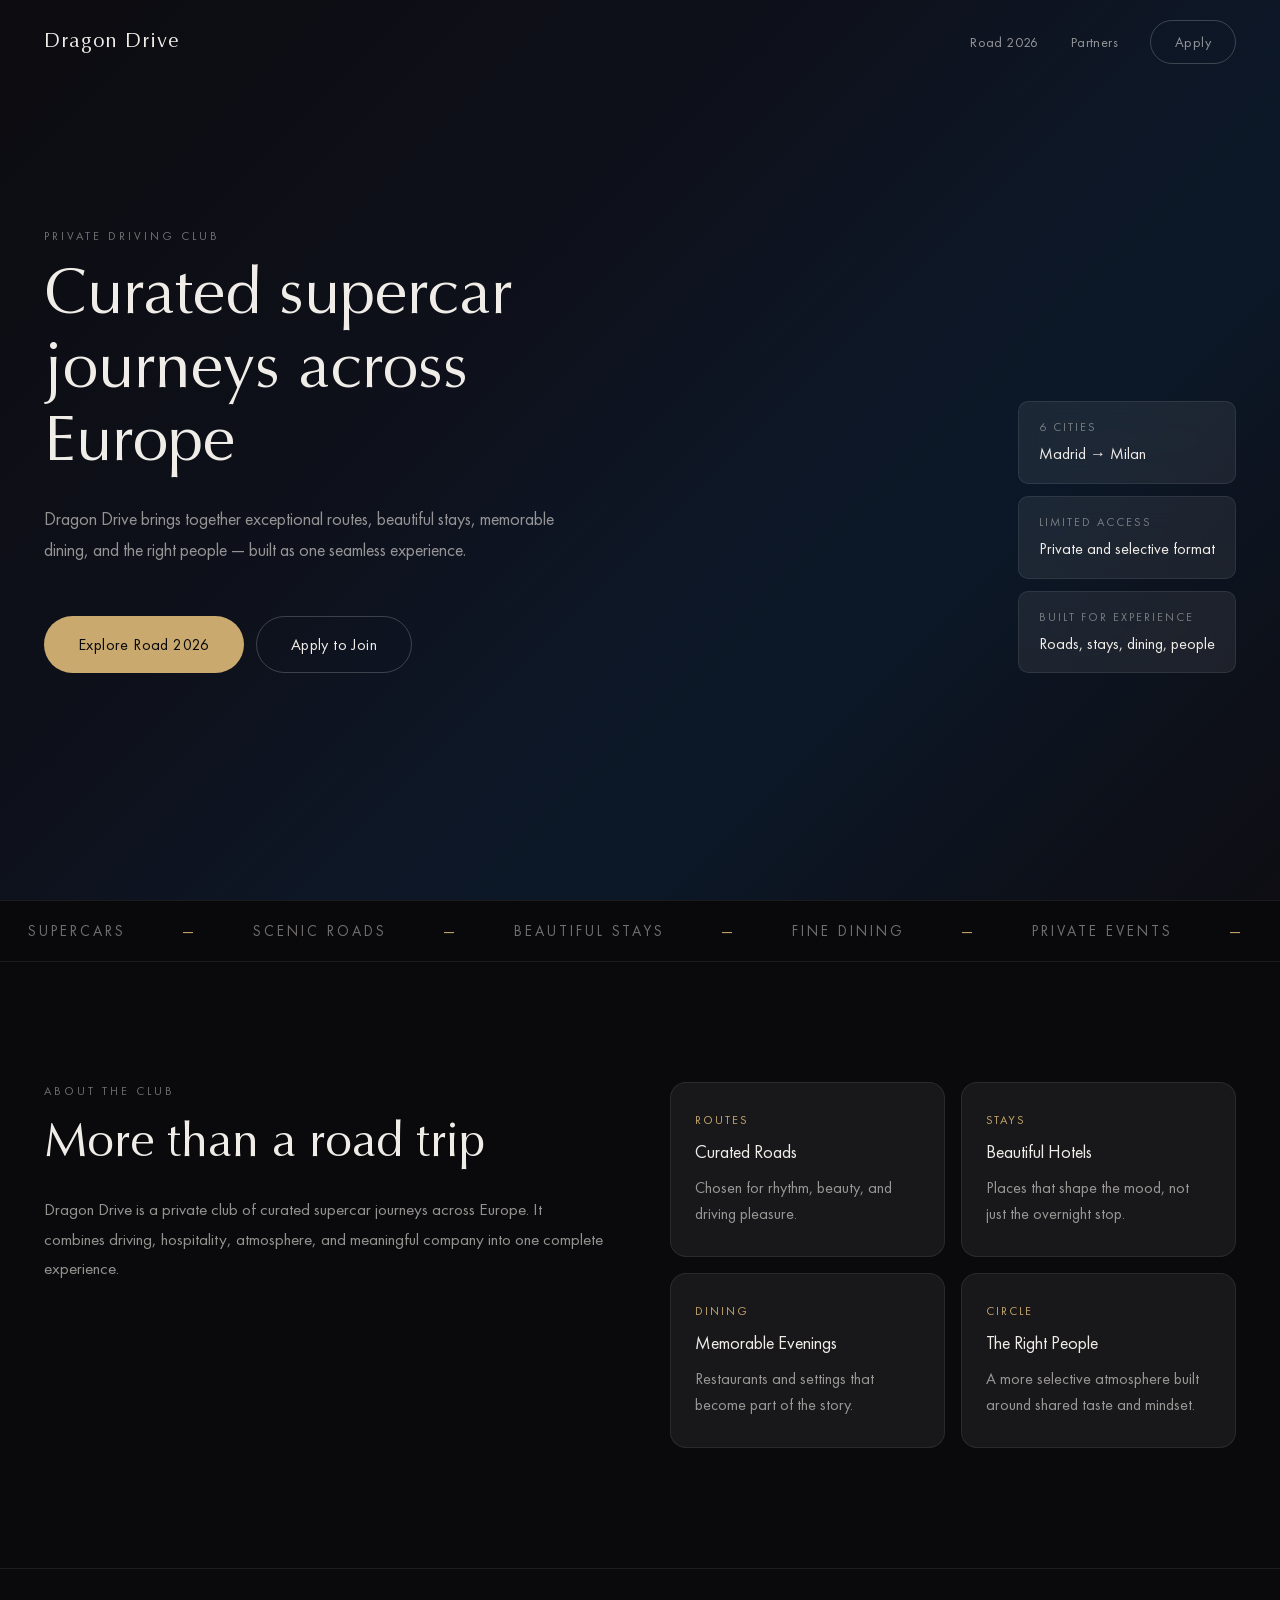
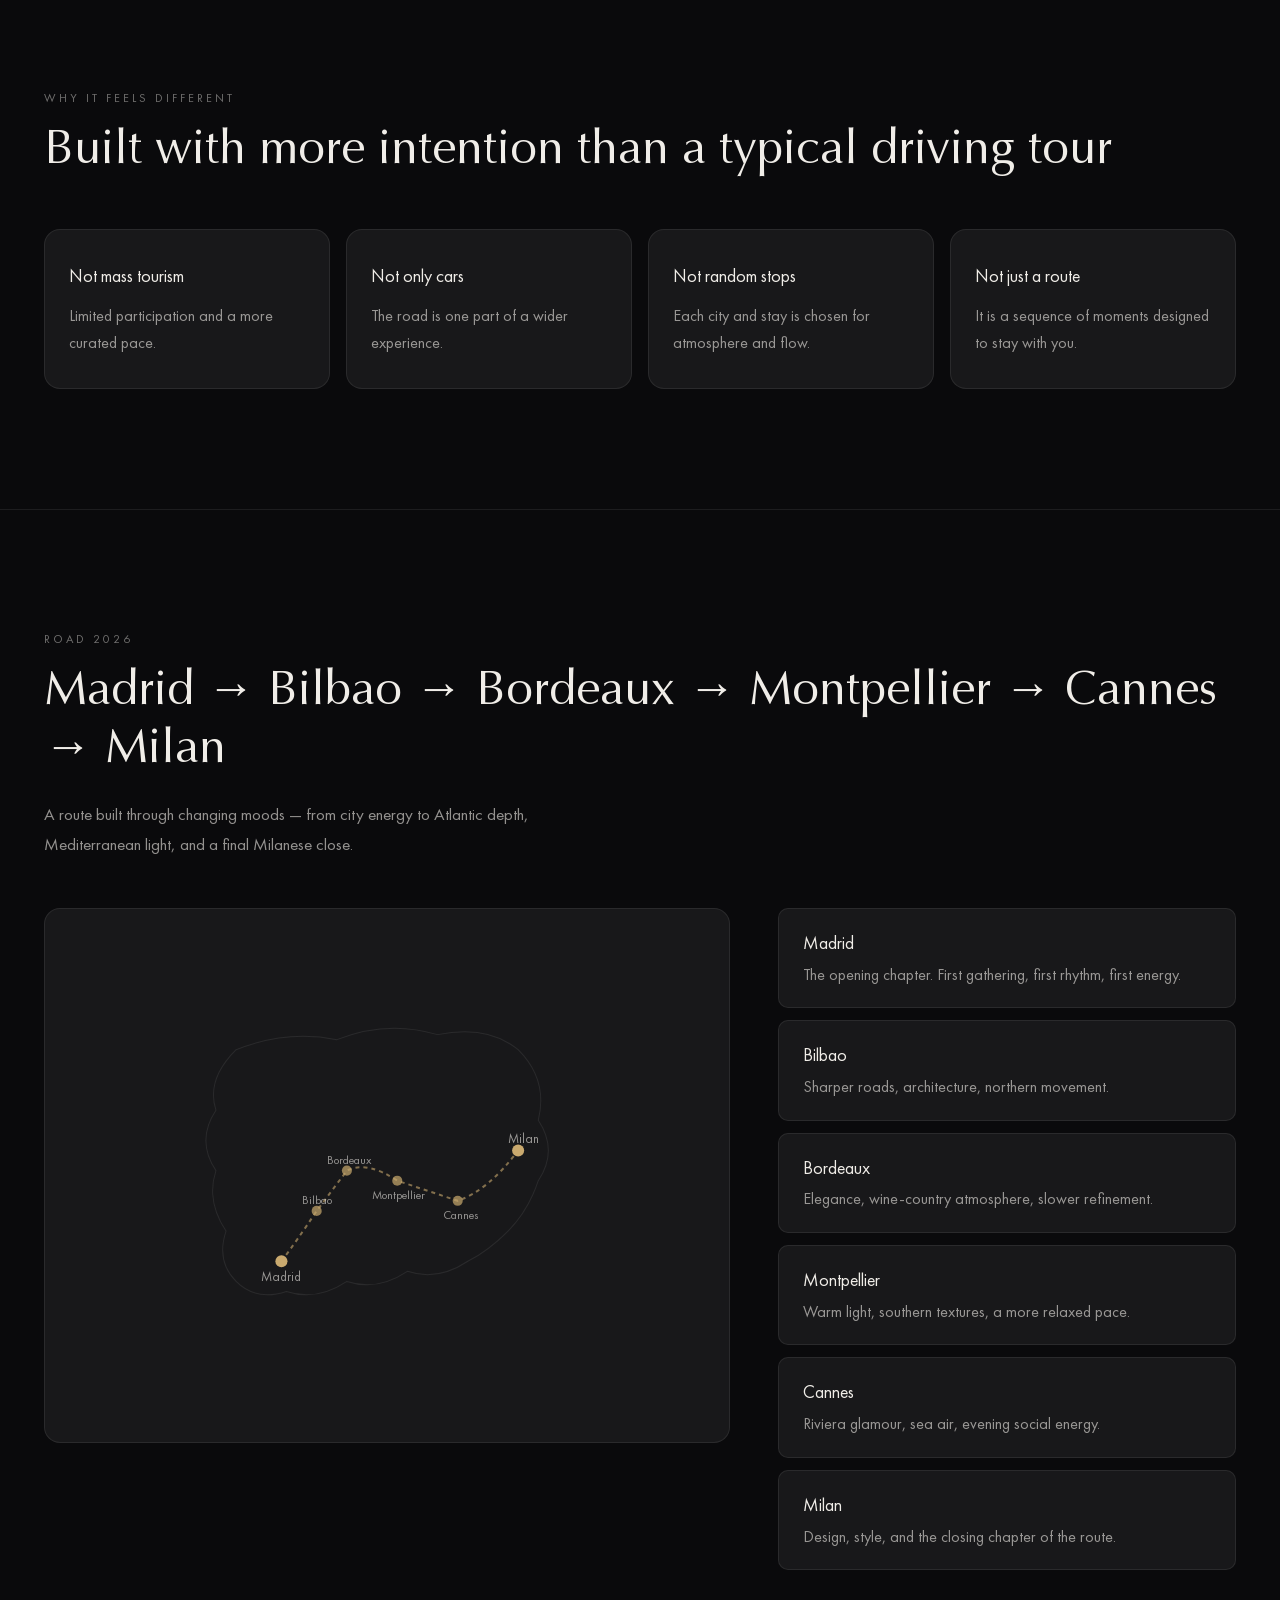
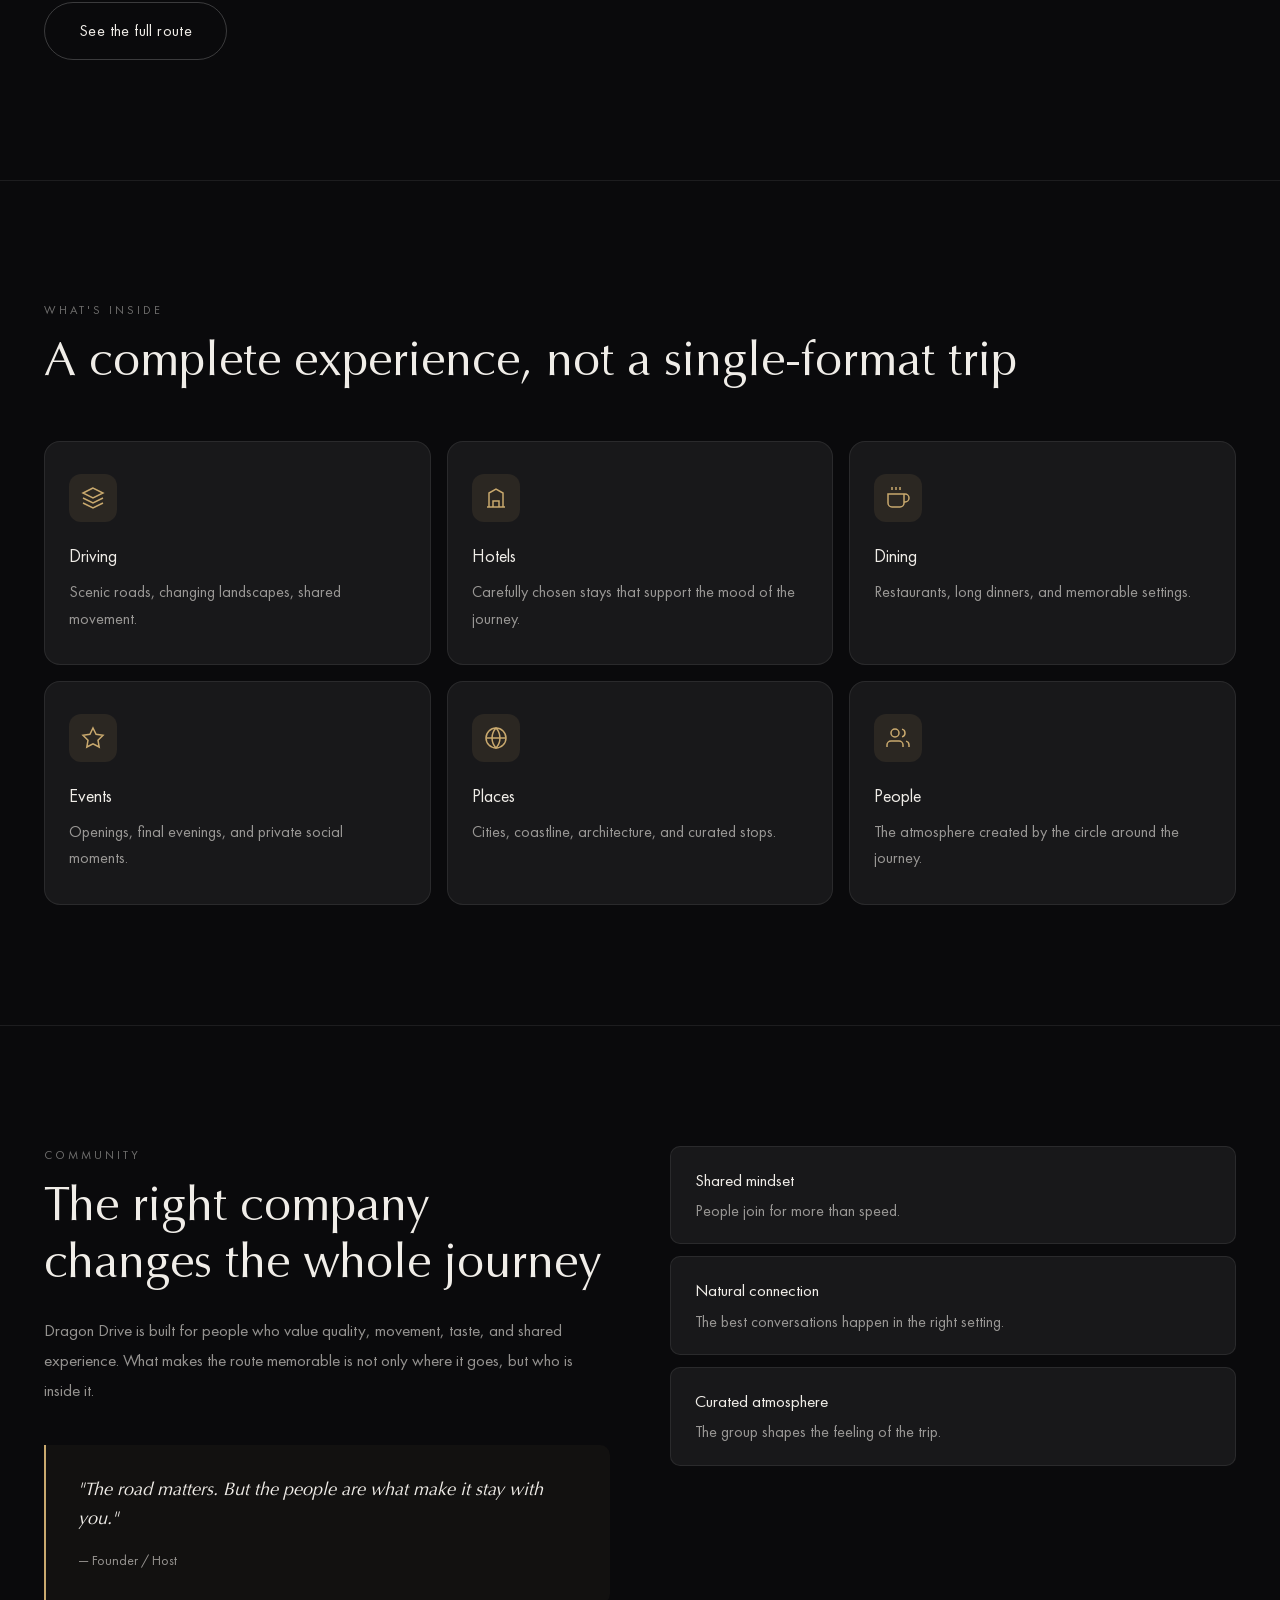
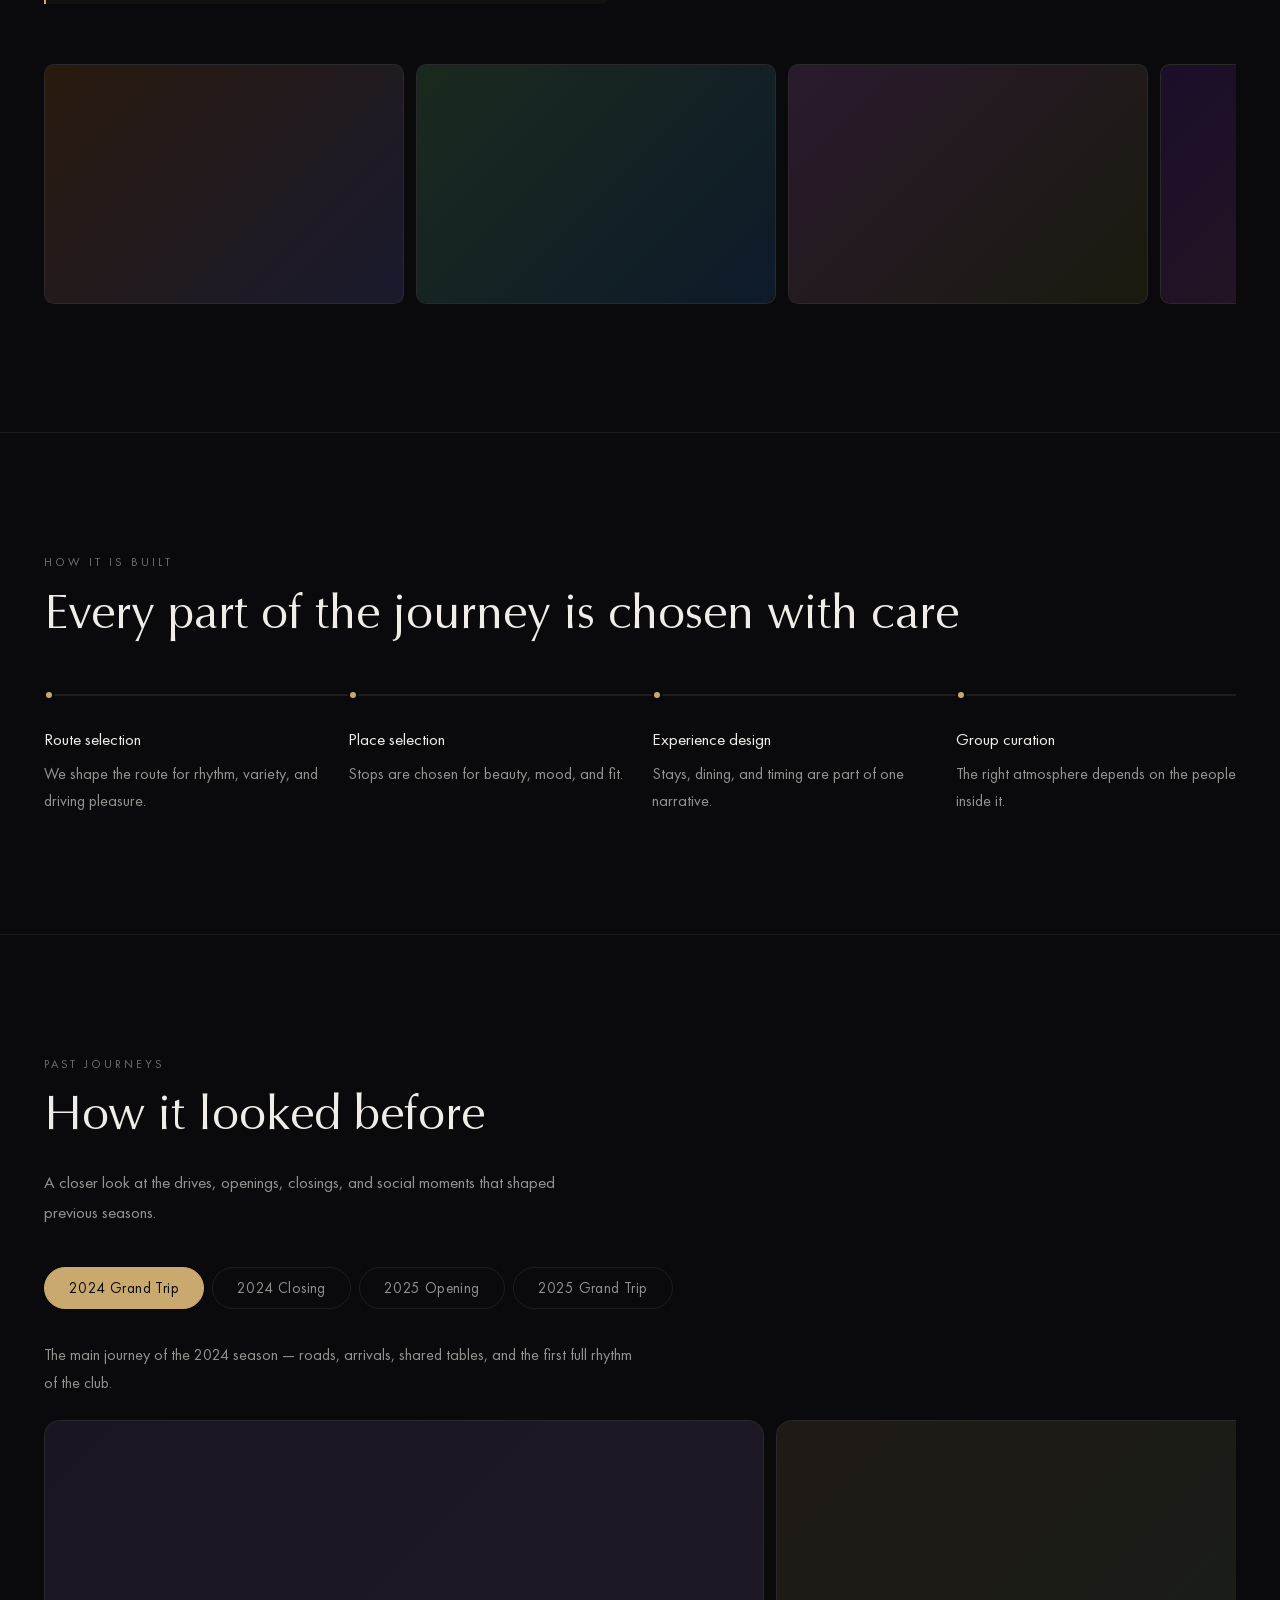
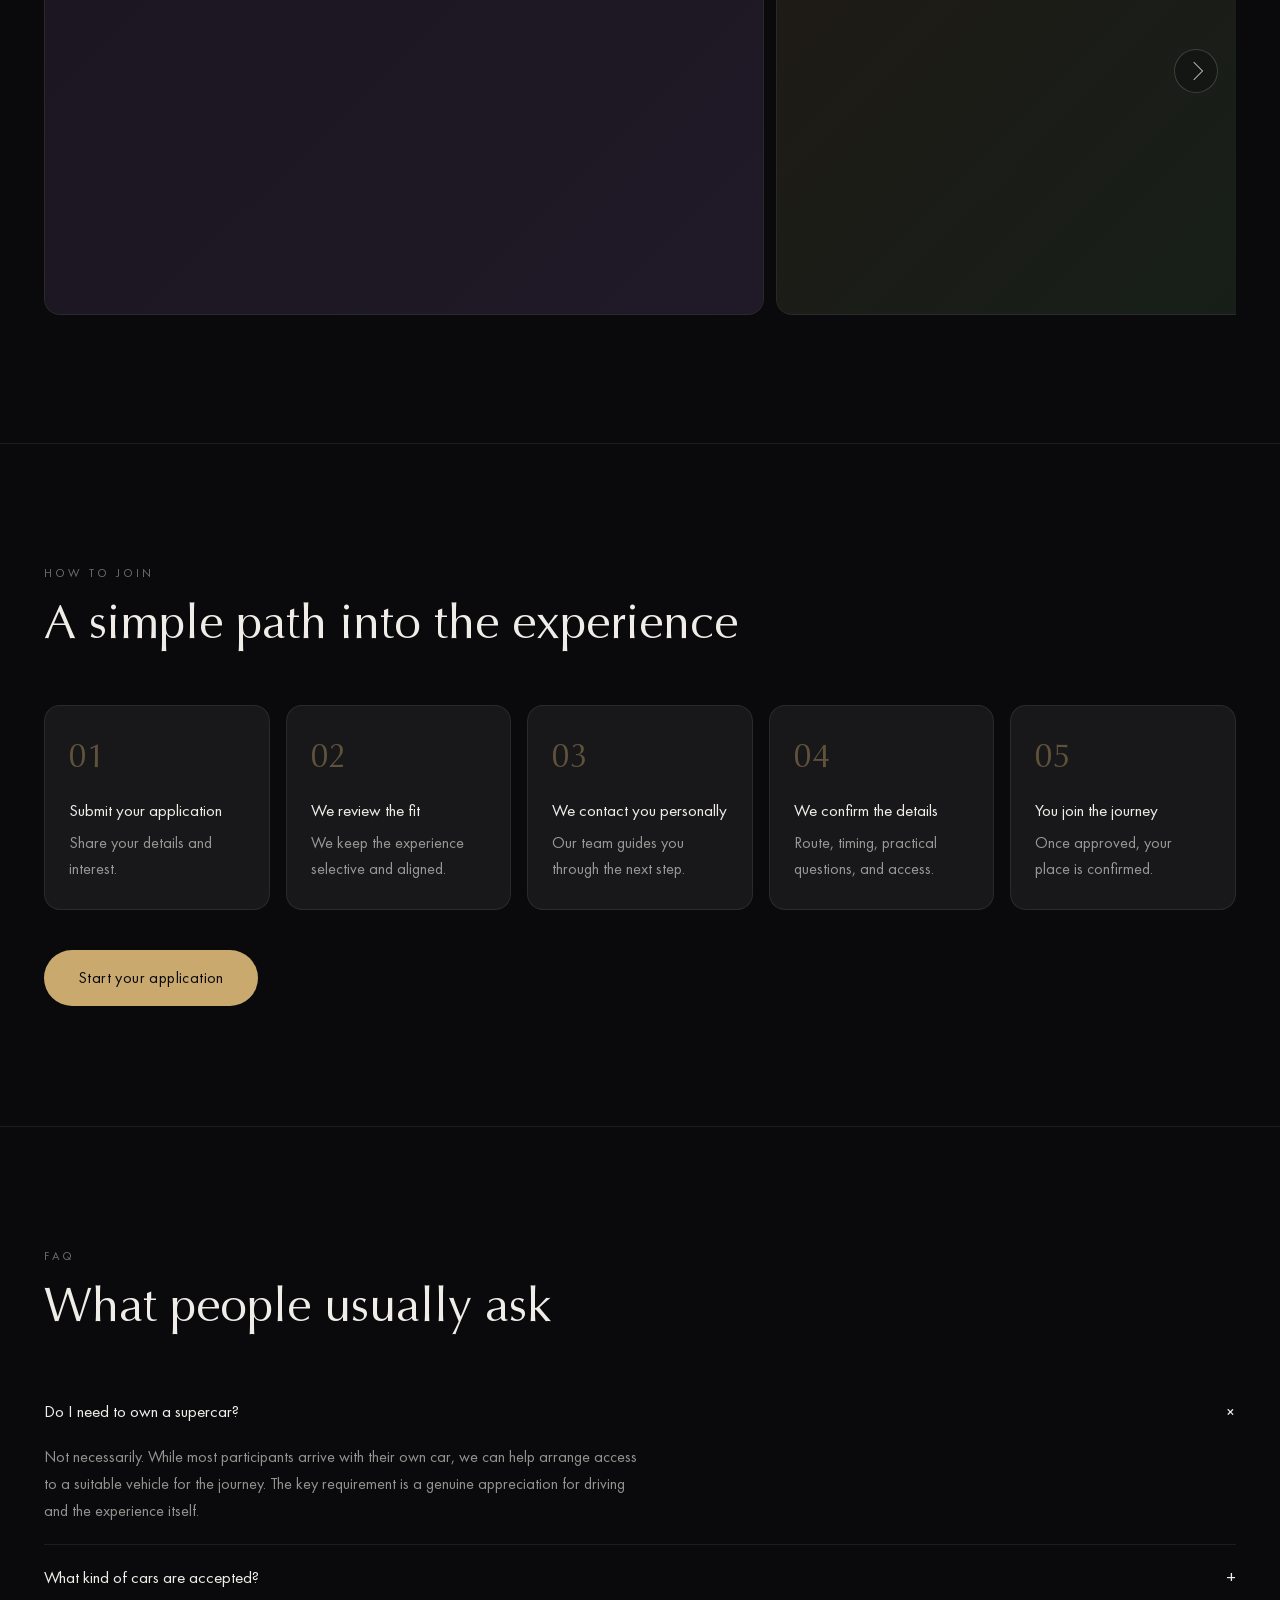
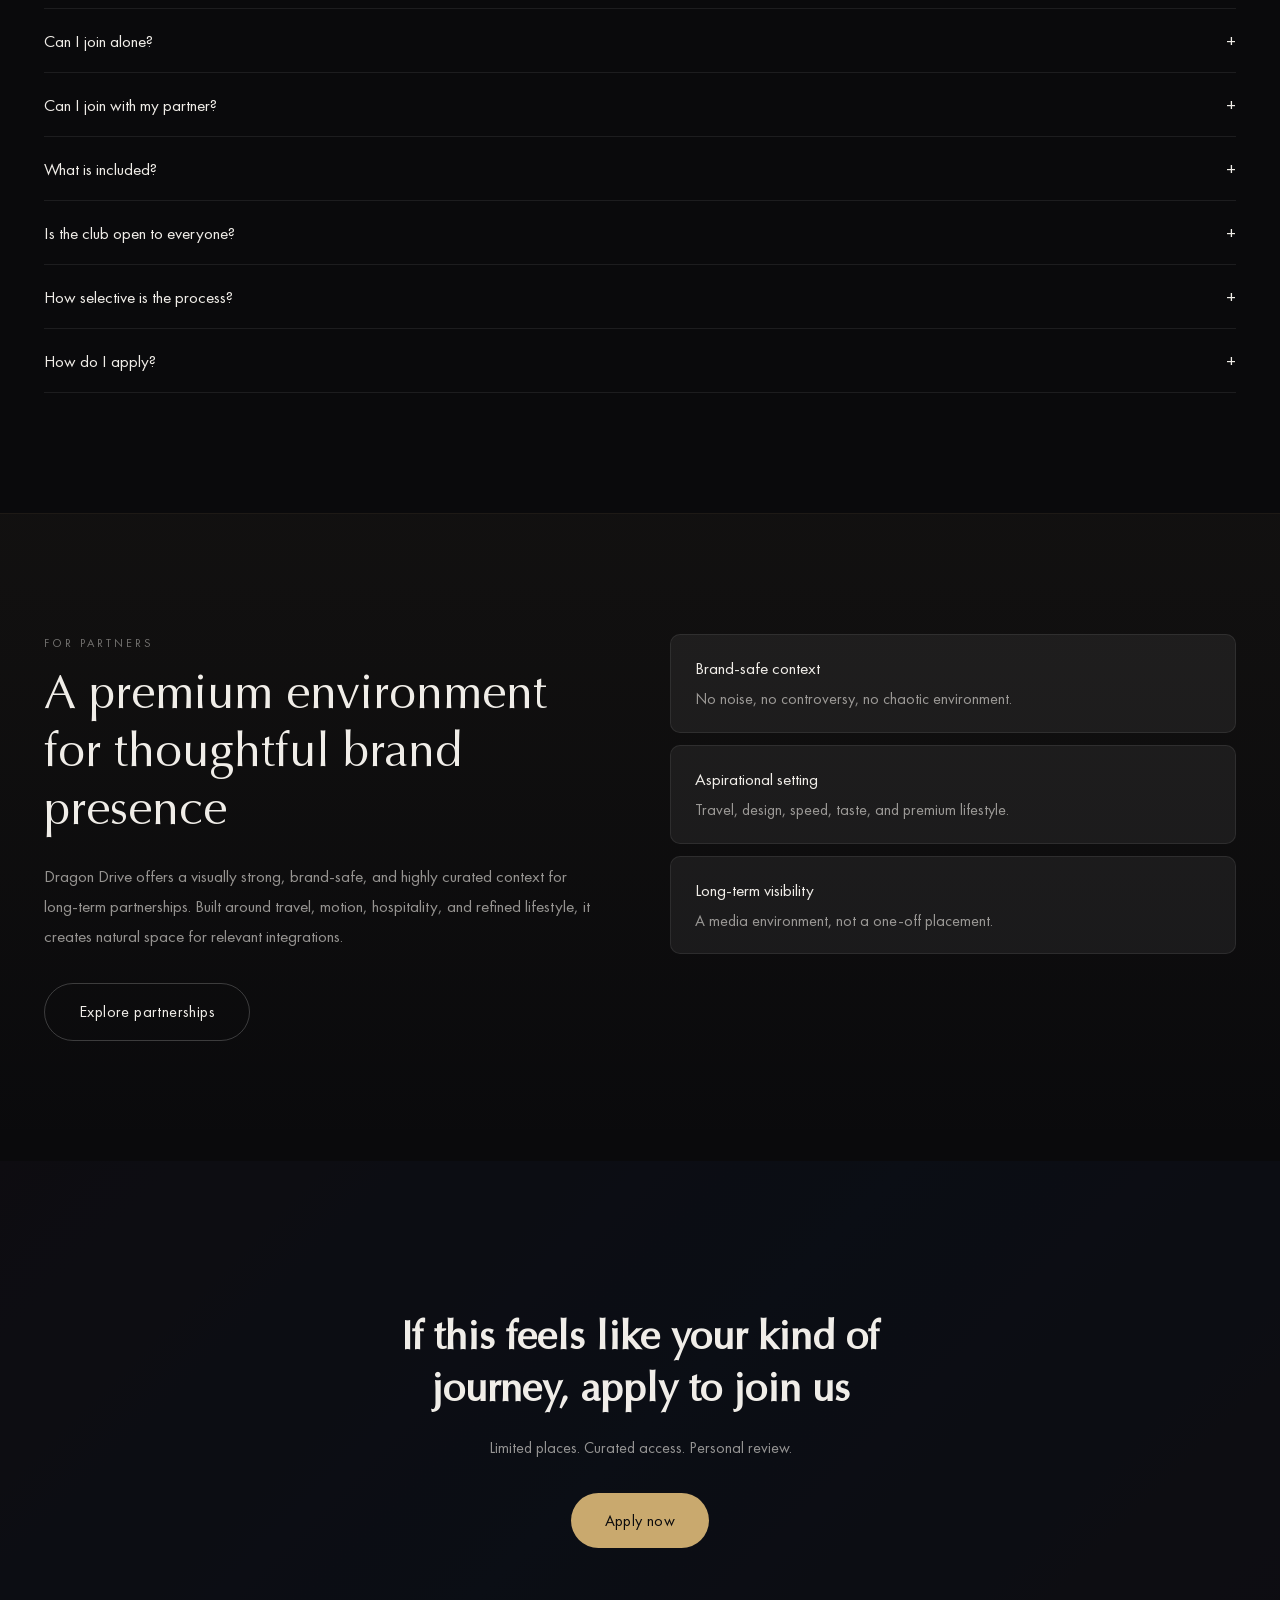
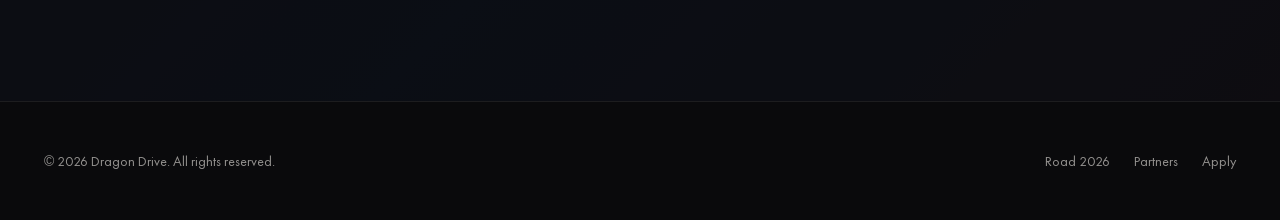
<file: index.html>
<!DOCTYPE html>
<html lang="en">
<head>
  <meta charset="UTF-8">
  <meta name="viewport" content="width=device-width, initial-scale=1.0">
  <title>Dragon Drive — Private Driving Club</title>
  <meta name="description" content="Curated supercar journeys across Europe. Roads, stays, dining, people — built as one seamless experience.">
  <link rel="stylesheet" href="css/style.css">
</head>
<body>

<!-- ===== NAV ===== -->
<nav class="nav">
  <div class="nav-inner">
    <a href="index.html" class="nav-logo">Dragon Drive</a>
    <div class="nav-links">
      <a href="road2026.html">Road 2026</a>
      <a href="partners.html">Partners</a>
      <a href="#join" class="nav-cta">Apply</a>
    </div>
    <div class="nav-toggle" aria-label="Menu">
      <span></span><span></span><span></span>
    </div>
  </div>
</nav>

<!-- Mobile menu -->
<div class="mobile-menu">
  <a href="road2026.html">Road 2026</a>
  <a href="partners.html">Partners</a>
  <a href="#join" class="btn btn-primary">Apply</a>
</div>

<!-- ===== BLOCK 1: HERO ===== -->
<section class="hero">
  <div class="hero-video-wrap">
    <iframe
      class="hero-video-iframe"
      src="https://www.youtube.com/embed/mJBC1dUQRsM?autoplay=1&mute=1&controls=0&loop=1&playlist=mJBC1dUQRsM&playsinline=1&rel=0&modestbranding=1&iv_load_policy=3&disablekb=1"
      title="Dragon Drive hero background video"
      allow="autoplay; encrypted-media; picture-in-picture"
      aria-hidden="true"
      tabindex="-1"
    ></iframe>
  </div>
  <div class="hero-overlay"></div>
  <div class="hero-content">
    <div class="hero-text">
      <p class="eyebrow">Private Driving Club</p>
      <h1 class="hero-headline">Curated supercar journeys across Europe</h1>
      <p class="hero-body">Dragon Drive brings together exceptional routes, beautiful stays, memorable dining, and the right people — built as one seamless experience.</p>
      <div class="hero-actions">
        <div class="btn-group">
          <a href="road2026.html" class="btn btn-primary">Explore Road 2026</a>
          <a href="#join" class="btn btn-secondary">Apply to Join</a>
        </div>
        <div class="hero-floats">
          <div class="hero-float-card">
            <div class="hf-label">6 Cities</div>
            <div class="hf-value">Madrid → Milan</div>
          </div>
          <div class="hero-float-card">
            <div class="hf-label">Limited Access</div>
            <div class="hf-value">Private and selective format</div>
          </div>
          <div class="hero-float-card">
            <div class="hf-label">Built for Experience</div>
            <div class="hf-value">Roads, stays, dining, people</div>
          </div>
        </div>
      </div>
    </div>
  </div>
</section>

<!-- ===== MARQUEE ===== -->
<div class="marquee">
  <div class="marquee-track">
    <span>Supercars</span><span class="sep">—</span>
    <span>Scenic Roads</span><span class="sep">—</span>
    <span>Beautiful Stays</span><span class="sep">—</span>
    <span>Fine Dining</span><span class="sep">—</span>
    <span>Private Events</span><span class="sep">—</span>
    <span>Like-Minded People</span><span class="sep">—</span>
    <span>Curated Access</span><span class="sep">—</span>
    <span>Europe</span><span class="sep">—</span>
    <!-- Duplicate for seamless loop -->
    <span>Supercars</span><span class="sep">—</span>
    <span>Scenic Roads</span><span class="sep">—</span>
    <span>Beautiful Stays</span><span class="sep">—</span>
    <span>Fine Dining</span><span class="sep">—</span>
    <span>Private Events</span><span class="sep">—</span>
    <span>Like-Minded People</span><span class="sep">—</span>
    <span>Curated Access</span><span class="sep">—</span>
    <span>Europe</span><span class="sep">—</span>
  </div>
</div>

<!-- ===== BLOCK 2: ABOUT ===== -->
<section id="about" class="section-padding">
  <div class="container">
    <div class="about-grid reveal">
      <div>
        <p class="eyebrow">About the Club</p>
        <h2 class="section-headline">More than a road trip</h2>
        <p class="section-body">Dragon Drive is a private club of curated supercar journeys across Europe. It combines driving, hospitality, atmosphere, and meaningful company into one complete experience.</p>
      </div>
      <div class="about-cards">
        <div class="about-card">
          <div class="ac-tag">Routes</div>
          <div class="ac-title">Curated Roads</div>
          <div class="ac-desc">Chosen for rhythm, beauty, and driving pleasure.</div>
        </div>
        <div class="about-card">
          <div class="ac-tag">Stays</div>
          <div class="ac-title">Beautiful Hotels</div>
          <div class="ac-desc">Places that shape the mood, not just the overnight stop.</div>
        </div>
        <div class="about-card">
          <div class="ac-tag">Dining</div>
          <div class="ac-title">Memorable Evenings</div>
          <div class="ac-desc">Restaurants and settings that become part of the story.</div>
        </div>
        <div class="about-card">
          <div class="ac-tag">Circle</div>
          <div class="ac-title">The Right People</div>
          <div class="ac-desc">A more selective atmosphere built around shared taste and mindset.</div>
        </div>
      </div>
    </div>
  </div>
</section>

<!-- ===== BLOCK 3: WHY DIFFERENT ===== -->
<section class="section-padding" style="border-top:1px solid var(--border)">
  <div class="container">
    <div class="reveal">
      <p class="eyebrow">Why It Feels Different</p>
      <h2 class="section-headline">Built with more intention than a typical driving tour</h2>
    </div>
    <div class="diff-cards reveal">
      <div class="diff-card">
        <div class="dc-neg">Not mass tourism</div>
        <div class="dc-pos">Limited participation and a more curated pace.</div>
      </div>
      <div class="diff-card">
        <div class="dc-neg">Not only cars</div>
        <div class="dc-pos">The road is one part of a wider experience.</div>
      </div>
      <div class="diff-card">
        <div class="dc-neg">Not random stops</div>
        <div class="dc-pos">Each city and stay is chosen for atmosphere and flow.</div>
      </div>
      <div class="diff-card">
        <div class="dc-neg">Not just a route</div>
        <div class="dc-pos">It is a sequence of moments designed to stay with you.</div>
      </div>
    </div>
  </div>
</section>

<!-- ===== BLOCK 4: ROUTE PREVIEW ===== -->
<section id="route" class="section-padding" style="border-top:1px solid var(--border)">
  <div class="container">
    <div class="reveal">
      <p class="eyebrow">Road 2026</p>
      <h2 class="section-headline">Madrid → Bilbao → Bordeaux → Montpellier → Cannes → Milan</h2>
      <p class="section-body">A route built through changing moods — from city energy to Atlantic depth, Mediterranean light, and a final Milanese close.</p>
    </div>
    <div class="route-grid reveal" style="margin-top:48px">
      <div class="route-map">
        <!-- SVG Map of Europe with route -->
        <svg viewBox="0 0 600 450" fill="none" xmlns="http://www.w3.org/2000/svg">
          <!-- Simplified Europe outline -->
          <path d="M150 100 Q200 80 250 90 Q300 70 350 85 Q400 75 430 100 Q460 130 450 170 Q470 200 450 230 Q440 260 420 280 Q400 300 380 310 Q350 330 320 320 Q290 340 260 330 Q230 350 200 340 Q170 350 150 330 Q130 310 140 280 Q120 250 130 220 Q110 190 130 160 Q120 130 150 100Z" stroke="rgba(255,255,255,0.08)" stroke-width="1" fill="none"/>
          <!-- Route line -->
          <path d="M195 310 Q210 290 230 260 L260 220 Q280 210 310 230 L370 250 Q400 240 430 200" stroke="var(--accent)" stroke-width="2" fill="none" stroke-dasharray="4 4" opacity="0.6"/>
          <!-- City dots -->
          <circle cx="195" cy="310" r="6" fill="var(--accent)" class="map-dot" data-city="madrid"><title>Madrid</title></circle>
          <circle cx="230" cy="260" r="5" fill="var(--accent)" class="map-dot" data-city="bilbao" opacity="0.7"><title>Bilbao</title></circle>
          <circle cx="260" cy="220" r="5" fill="var(--accent)" class="map-dot" data-city="bordeaux" opacity="0.7"><title>Bordeaux</title></circle>
          <circle cx="310" cy="230" r="5" fill="var(--accent)" class="map-dot" data-city="montpellier" opacity="0.7"><title>Montpellier</title></circle>
          <circle cx="370" cy="250" r="5" fill="var(--accent)" class="map-dot" data-city="cannes" opacity="0.7"><title>Cannes</title></circle>
          <circle cx="430" cy="200" r="6" fill="var(--accent)" class="map-dot" data-city="milan"><title>Milan</title></circle>
          <!-- City labels -->
          <text x="175" y="330" fill="var(--text-secondary)" font-size="13" font-family="Futura PT Custom, Futura, Avenir, sans-serif">Madrid</text>
          <text x="215" y="253" fill="var(--text-secondary)" font-size="12" font-family="Futura PT Custom, Futura, Avenir, sans-serif">Bilbao</text>
          <text x="240" y="213" fill="var(--text-secondary)" font-size="12" font-family="Futura PT Custom, Futura, Avenir, sans-serif">Bordeaux</text>
          <text x="285" y="248" fill="var(--text-secondary)" font-size="12" font-family="Futura PT Custom, Futura, Avenir, sans-serif">Montpellier</text>
          <text x="355" y="268" fill="var(--text-secondary)" font-size="12" font-family="Futura PT Custom, Futura, Avenir, sans-serif">Cannes</text>
          <text x="420" y="193" fill="var(--text-secondary)" font-size="13" font-family="Futura PT Custom, Futura, Avenir, sans-serif">Milan</text>
        </svg>
      </div>
      <div class="city-cards">
        <div class="city-card" data-city="madrid">
          <div class="cc-name">Madrid</div>
          <div class="cc-desc">The opening chapter. First gathering, first rhythm, first energy.</div>
        </div>
        <div class="city-card" data-city="bilbao">
          <div class="cc-name">Bilbao</div>
          <div class="cc-desc">Sharper roads, architecture, northern movement.</div>
        </div>
        <div class="city-card" data-city="bordeaux">
          <div class="cc-name">Bordeaux</div>
          <div class="cc-desc">Elegance, wine-country atmosphere, slower refinement.</div>
        </div>
        <div class="city-card" data-city="montpellier">
          <div class="cc-name">Montpellier</div>
          <div class="cc-desc">Warm light, southern textures, a more relaxed pace.</div>
        </div>
        <div class="city-card" data-city="cannes">
          <div class="cc-name">Cannes</div>
          <div class="cc-desc">Riviera glamour, sea air, evening social energy.</div>
        </div>
        <div class="city-card" data-city="milan">
          <div class="cc-name">Milan</div>
          <div class="cc-desc">Design, style, and the closing chapter of the route.</div>
        </div>
      </div>
    </div>
    <div class="route-cta reveal">
      <a href="road2026.html" class="btn btn-secondary">See the full route</a>
    </div>
  </div>
</section>

<!-- ===== BLOCK 5: WHAT'S INCLUDED ===== -->
<section class="section-padding" style="border-top:1px solid var(--border)">
  <div class="container">
    <div class="reveal">
      <p class="eyebrow">What's Inside</p>
      <h2 class="section-headline">A complete experience, not a single-format trip</h2>
    </div>
    <div class="includes-grid reveal">
      <div class="include-card">
        <div class="ic-icon">
          <svg width="24" height="24" viewBox="0 0 24 24" fill="none" stroke="currentColor" stroke-width="1.5"><path d="M12 2L2 7l10 5 10-5-10-5zM2 17l10 5 10-5M2 12l10 5 10-5"/></svg>
        </div>
        <div class="ic-title">Driving</div>
        <div class="ic-desc">Scenic roads, changing landscapes, shared movement.</div>
      </div>
      <div class="include-card">
        <div class="ic-icon">
          <svg width="24" height="24" viewBox="0 0 24 24" fill="none" stroke="currentColor" stroke-width="1.5"><path d="M3 21h18M5 21V7l7-4 7 4v14M9 21v-6h6v6"/></svg>
        </div>
        <div class="ic-title">Hotels</div>
        <div class="ic-desc">Carefully chosen stays that support the mood of the journey.</div>
      </div>
      <div class="include-card">
        <div class="ic-icon">
          <svg width="24" height="24" viewBox="0 0 24 24" fill="none" stroke="currentColor" stroke-width="1.5"><path d="M18 8h1a4 4 0 010 8h-1M2 8h16v9a4 4 0 01-4 4H6a4 4 0 01-4-4V8zM6 1v3M10 1v3M14 1v3"/></svg>
        </div>
        <div class="ic-title">Dining</div>
        <div class="ic-desc">Restaurants, long dinners, and memorable settings.</div>
      </div>
      <div class="include-card">
        <div class="ic-icon">
          <svg width="24" height="24" viewBox="0 0 24 24" fill="none" stroke="currentColor" stroke-width="1.5"><path d="M12 2l3.09 6.26L22 9.27l-5 4.87 1.18 6.88L12 17.77l-6.18 3.25L7 14.14 2 9.27l6.91-1.01L12 2z"/></svg>
        </div>
        <div class="ic-title">Events</div>
        <div class="ic-desc">Openings, final evenings, and private social moments.</div>
      </div>
      <div class="include-card">
        <div class="ic-icon">
          <svg width="24" height="24" viewBox="0 0 24 24" fill="none" stroke="currentColor" stroke-width="1.5"><circle cx="12" cy="12" r="10"/><path d="M2 12h20M12 2a15.3 15.3 0 014 10 15.3 15.3 0 01-4 10 15.3 15.3 0 01-4-10 15.3 15.3 0 014-10z"/></svg>
        </div>
        <div class="ic-title">Places</div>
        <div class="ic-desc">Cities, coastline, architecture, and curated stops.</div>
      </div>
      <div class="include-card">
        <div class="ic-icon">
          <svg width="24" height="24" viewBox="0 0 24 24" fill="none" stroke="currentColor" stroke-width="1.5"><path d="M17 21v-2a4 4 0 00-4-4H5a4 4 0 00-4 4v2"/><circle cx="9" cy="7" r="4"/><path d="M23 21v-2a4 4 0 00-3-3.87M16 3.13a4 4 0 010 7.75"/></svg>
        </div>
        <div class="ic-title">People</div>
        <div class="ic-desc">The atmosphere created by the circle around the journey.</div>
      </div>
    </div>
  </div>
</section>

<!-- ===== BLOCK 6: COMMUNITY ===== -->
<section id="community" class="section-padding" style="border-top:1px solid var(--border)">
  <div class="container">
    <div class="community-grid reveal">
      <div>
        <p class="eyebrow">Community</p>
        <h2 class="section-headline">The right company changes the whole journey</h2>
        <p class="section-body">Dragon Drive is built for people who value quality, movement, taste, and shared experience. What makes the route memorable is not only where it goes, but who is inside it.</p>
        <div class="founder-quote">
          <blockquote>"The road matters. But the people are what make it stay with you."</blockquote>
          <cite>— Founder / Host</cite>
        </div>
      </div>
      <div class="community-cards">
        <div class="community-card">
          <div class="cmc-title">Shared mindset</div>
          <div class="cmc-desc">People join for more than speed.</div>
        </div>
        <div class="community-card">
          <div class="cmc-title">Natural connection</div>
          <div class="cmc-desc">The best conversations happen in the right setting.</div>
        </div>
        <div class="community-card">
          <div class="cmc-title">Curated atmosphere</div>
          <div class="cmc-desc">The group shapes the feeling of the trip.</div>
        </div>
      </div>
    </div>
    <!-- Gallery strip -->
    <div class="gallery-strip reveal">
      <div class="gallery-strip-item"><div style="width:100%;height:100%;background:linear-gradient(135deg,#2a1a0e,#1a1a2e)"></div></div>
      <div class="gallery-strip-item"><div style="width:100%;height:100%;background:linear-gradient(135deg,#1a2a1e,#0e1a2a)"></div></div>
      <div class="gallery-strip-item"><div style="width:100%;height:100%;background:linear-gradient(135deg,#2a1a2e,#1a1a0e)"></div></div>
      <div class="gallery-strip-item"><div style="width:100%;height:100%;background:linear-gradient(135deg,#1a0e2a,#2a1a1e)"></div></div>
      <div class="gallery-strip-item"><div style="width:100%;height:100%;background:linear-gradient(135deg,#0e2a1a,#1a2a2e)"></div></div>
      <div class="gallery-strip-item"><div style="width:100%;height:100%;background:linear-gradient(135deg,#2a2a0e,#1a0e1a)"></div></div>
    </div>
  </div>
</section>

<!-- ===== BLOCK 7: HOW IT'S CURATED ===== -->
<section class="section-padding" style="border-top:1px solid var(--border)">
  <div class="container">
    <div class="reveal">
      <p class="eyebrow">How It Is Built</p>
      <h2 class="section-headline">Every part of the journey is chosen with care</h2>
    </div>
    <div class="timeline reveal">
      <div class="timeline-step">
        <div class="ts-title">Route selection</div>
        <div class="ts-desc">We shape the route for rhythm, variety, and driving pleasure.</div>
      </div>
      <div class="timeline-step">
        <div class="ts-title">Place selection</div>
        <div class="ts-desc">Stops are chosen for beauty, mood, and fit.</div>
      </div>
      <div class="timeline-step">
        <div class="ts-title">Experience design</div>
        <div class="ts-desc">Stays, dining, and timing are part of one narrative.</div>
      </div>
      <div class="timeline-step">
        <div class="ts-title">Group curation</div>
        <div class="ts-desc">The right atmosphere depends on the people inside it.</div>
      </div>
    </div>
  </div>
</section>

<!-- ===== BLOCK 8: PAST JOURNEYS ===== -->
<section class="section-padding tabbed-section" style="border-top:1px solid var(--border)">
  <div class="container">
    <div class="reveal">
      <p class="eyebrow">Past Journeys</p>
      <h2 class="section-headline">How it looked before</h2>
      <p class="section-body">A closer look at the drives, openings, closings, and social moments that shaped previous seasons.</p>
    </div>
    <div class="tabs-nav reveal" style="margin-top:40px">
      <button class="tab-btn active" data-tab="2024-grand">2024 Grand Trip</button>
      <button class="tab-btn" data-tab="2024-closing">2024 Closing</button>
      <button class="tab-btn" data-tab="2025-opening">2025 Opening</button>
      <button class="tab-btn" data-tab="2025-grand">2025 Grand Trip</button>
    </div>
    <div class="tab-panel active" data-tab="2024-grand">
      <p class="tab-intro">The main journey of the 2024 season — roads, arrivals, shared tables, and the first full rhythm of the club.</p>
      <div class="tab-gallery-wrap">
        <div class="tab-slider">
          <div class="tab-slide"><div style="width:100%;height:100%;background:linear-gradient(135deg,#1a1520,#201a28)"></div></div>
          <div class="tab-slide"><div style="width:100%;height:100%;background:linear-gradient(135deg,#201a15,#15201a)"></div></div>
          <div class="tab-slide"><div style="width:100%;height:100%;background:linear-gradient(135deg,#151a20,#201520)"></div></div>
          <div class="tab-slide"><div style="width:100%;height:100%;background:linear-gradient(135deg,#1a2015,#201a1a)"></div></div>
        </div>
        <button class="mood-scroll-hint" type="button" aria-label="Scroll past journeys gallery">
          <span></span>
        </button>
      </div>
    </div>
    <div class="tab-panel" data-tab="2024-closing">
      <p class="tab-intro">The final social chapter of the season — a more intimate atmosphere, celebration, and reflection.</p>
      <div class="tab-gallery-wrap">
        <div class="tab-slider">
          <div class="tab-slide"><div style="width:100%;height:100%;background:linear-gradient(135deg,#201520,#1a1a25)"></div></div>
          <div class="tab-slide"><div style="width:100%;height:100%;background:linear-gradient(135deg,#1a2520,#20151a)"></div></div>
          <div class="tab-slide"><div style="width:100%;height:100%;background:linear-gradient(135deg,#151520,#252015)"></div></div>
          <div class="tab-slide"><div style="width:100%;height:100%;background:linear-gradient(135deg,#201a20,#151a25)"></div></div>
        </div>
        <button class="mood-scroll-hint" type="button" aria-label="Scroll past journeys gallery">
          <span></span>
        </button>
      </div>
    </div>
    <div class="tab-panel" data-tab="2025-opening">
      <p class="tab-intro">The beginning of a new season — anticipation, first gatherings, and the return of the club's energy.</p>
      <div class="tab-gallery-wrap">
        <div class="tab-slider">
          <div class="tab-slide"><div style="width:100%;height:100%;background:linear-gradient(135deg,#15201a,#201a15)"></div></div>
          <div class="tab-slide"><div style="width:100%;height:100%;background:linear-gradient(135deg,#201515,#1a2020)"></div></div>
          <div class="tab-slide"><div style="width:100%;height:100%;background:linear-gradient(135deg,#1a1520,#152020)"></div></div>
          <div class="tab-slide"><div style="width:100%;height:100%;background:linear-gradient(135deg,#202015,#151a20)"></div></div>
        </div>
        <button class="mood-scroll-hint" type="button" aria-label="Scroll past journeys gallery">
          <span></span>
        </button>
      </div>
    </div>
    <div class="tab-panel" data-tab="2025-grand">
      <p class="tab-intro">The latest full journey — movement, locations, and the evolving language of the experience.</p>
      <div class="tab-gallery-wrap">
        <div class="tab-slider">
          <div class="tab-slide"><div style="width:100%;height:100%;background:linear-gradient(135deg,#1a1a20,#20201a)"></div></div>
          <div class="tab-slide"><div style="width:100%;height:100%;background:linear-gradient(135deg,#201a1a,#1a201a)"></div></div>
          <div class="tab-slide"><div style="width:100%;height:100%;background:linear-gradient(135deg,#151a1a,#1a1a20)"></div></div>
          <div class="tab-slide"><div style="width:100%;height:100%;background:linear-gradient(135deg,#201515,#15201a)"></div></div>
        </div>
        <button class="mood-scroll-hint" type="button" aria-label="Scroll past journeys gallery">
          <span></span>
        </button>
      </div>
    </div>
  </div>
</section>

<!-- ===== BLOCK 9: HOW TO JOIN ===== -->
<section id="join" class="section-padding" style="border-top:1px solid var(--border)">
  <div class="container">
    <div class="reveal">
      <p class="eyebrow">How to Join</p>
      <h2 class="section-headline">A simple path into the experience</h2>
    </div>
    <div class="join-steps reveal">
      <div class="join-step">
        <div class="js-num">01</div>
        <div class="js-title">Submit your application</div>
        <div class="js-desc">Share your details and interest.</div>
      </div>
      <div class="join-step">
        <div class="js-num">02</div>
        <div class="js-title">We review the fit</div>
        <div class="js-desc">We keep the experience selective and aligned.</div>
      </div>
      <div class="join-step">
        <div class="js-num">03</div>
        <div class="js-title">We contact you personally</div>
        <div class="js-desc">Our team guides you through the next step.</div>
      </div>
      <div class="join-step">
        <div class="js-num">04</div>
        <div class="js-title">We confirm the details</div>
        <div class="js-desc">Route, timing, practical questions, and access.</div>
      </div>
      <div class="join-step">
        <div class="js-num">05</div>
        <div class="js-title">You join the journey</div>
        <div class="js-desc">Once approved, your place is confirmed.</div>
      </div>
    </div>
    <div class="cta-center reveal" style="margin-top:40px">
      <a href="#" class="btn btn-primary">Start your application</a>
    </div>
  </div>
</section>

<!-- ===== BLOCK 10: FAQ ===== -->
<section class="section-padding" style="border-top:1px solid var(--border)">
  <div class="container">
    <div class="reveal">
      <p class="eyebrow">FAQ</p>
      <h2 class="section-headline">What people usually ask</h2>
    </div>
    <div class="faq-list reveal">
      <div class="faq-item">
        <button class="faq-question">Do I need to own a supercar? <span class="fq-icon">+</span></button>
        <div class="faq-answer"><div class="faq-answer-inner">Not necessarily. While most participants arrive with their own car, we can help arrange access to a suitable vehicle for the journey. The key requirement is a genuine appreciation for driving and the experience itself.</div></div>
      </div>
      <div class="faq-item">
        <button class="faq-question">What kind of cars are accepted? <span class="fq-icon">+</span></button>
        <div class="faq-answer"><div class="faq-answer-inner">We welcome supercars and high-performance vehicles that match the spirit of the journey — Ferrari, Lamborghini, Porsche, McLaren, AMG, and similar. The car should fit the aesthetic and pace of the convoy.</div></div>
      </div>
      <div class="faq-item">
        <button class="faq-question">Can I join alone? <span class="fq-icon">+</span></button>
        <div class="faq-answer"><div class="faq-answer-inner">Absolutely. Many participants join solo. The format is designed to create natural connections, and you'll quickly find yourself among like-minded people.</div></div>
      </div>
      <div class="faq-item">
        <button class="faq-question">Can I join with my partner? <span class="fq-icon">+</span></button>
        <div class="faq-answer"><div class="faq-answer-inner">Yes, partners are welcome. The experience is designed to be enjoyed together — the dining, the stays, and the social moments all work beautifully as a shared experience.</div></div>
      </div>
      <div class="faq-item">
        <button class="faq-question">What is included? <span class="fq-icon">+</span></button>
        <div class="faq-answer"><div class="faq-answer-inner">The package includes curated route planning, hotel reservations, dining experiences, event access, and full logistical support throughout the journey. Fuel and personal expenses are typically separate.</div></div>
      </div>
      <div class="faq-item">
        <button class="faq-question">Is the club open to everyone? <span class="fq-icon">+</span></button>
        <div class="faq-answer"><div class="faq-answer-inner">Dragon Drive is a selective club. We review every application to ensure the group dynamic, atmosphere, and shared values remain strong. It's about fit, not exclusivity for its own sake.</div></div>
      </div>
      <div class="faq-item">
        <button class="faq-question">How selective is the process? <span class="fq-icon">+</span></button>
        <div class="faq-answer"><div class="faq-answer-inner">We look for people who value quality experiences, have a genuine interest in driving and travel, and contribute positively to the group atmosphere. It's a conversation, not a competition.</div></div>
      </div>
      <div class="faq-item">
        <button class="faq-question">How do I apply? <span class="fq-icon">+</span></button>
        <div class="faq-answer"><div class="faq-answer-inner">Simply click the "Apply" button on this page. You'll be asked to share some basic information about yourself and your interest. Our team will follow up personally.</div></div>
      </div>
    </div>
  </div>
</section>

<!-- ===== BLOCK 11: PARTNERS TEASER ===== -->
<section class="section-padding partners-block">
  <div class="container">
    <div class="partners-grid reveal">
      <div>
        <p class="eyebrow">For Partners</p>
        <h2 class="section-headline">A premium environment for thoughtful brand presence</h2>
        <p class="section-body">Dragon Drive offers a visually strong, brand-safe, and highly curated context for long-term partnerships. Built around travel, motion, hospitality, and refined lifestyle, it creates natural space for relevant integrations.</p>
        <div class="partners-cta">
          <a href="partners.html" class="btn btn-secondary">Explore partnerships</a>
        </div>
      </div>
      <div class="partners-side">
        <div class="partner-cards">
          <div class="partner-card">
            <div class="pc-title">Brand-safe context</div>
            <div class="pc-desc">No noise, no controversy, no chaotic environment.</div>
          </div>
          <div class="partner-card">
            <div class="pc-title">Aspirational setting</div>
            <div class="pc-desc">Travel, design, speed, taste, and premium lifestyle.</div>
          </div>
          <div class="partner-card">
            <div class="pc-title">Long-term visibility</div>
            <div class="pc-desc">A media environment, not a one-off placement.</div>
          </div>
        </div>
      </div>
    </div>
  </div>
</section>

<!-- ===== BLOCK 12: FINAL CTA ===== -->
<section class="final-cta">
  <div class="final-cta-bg">
    <div style="width:100%;height:100%;background:linear-gradient(135deg,#1a1520 0%,#0f1a2e 50%,#1a1520 100%)"></div>
  </div>
  <div class="final-cta-overlay"></div>
  <div class="final-cta-content reveal">
    <h2 class="final-cta-headline">If this feels like your kind of journey, apply to join us</h2>
    <p class="final-cta-sub">Limited places. Curated access. Personal review.</p>
    <a href="#join" class="btn btn-primary">Apply now</a>
  </div>
</section>

<!-- ===== FOOTER ===== -->
<footer class="footer">
  <div class="container">
    <div class="footer-inner">
      <div class="footer-copy">&copy; 2026 Dragon Drive. All rights reserved.</div>
      <div class="footer-links">
        <a href="road2026.html">Road 2026</a>
        <a href="partners.html">Partners</a>
        <a href="#join">Apply</a>
      </div>
    </div>
  </div>
</footer>

<script src="js/main.js"></script>
</body>
</html>
</file>
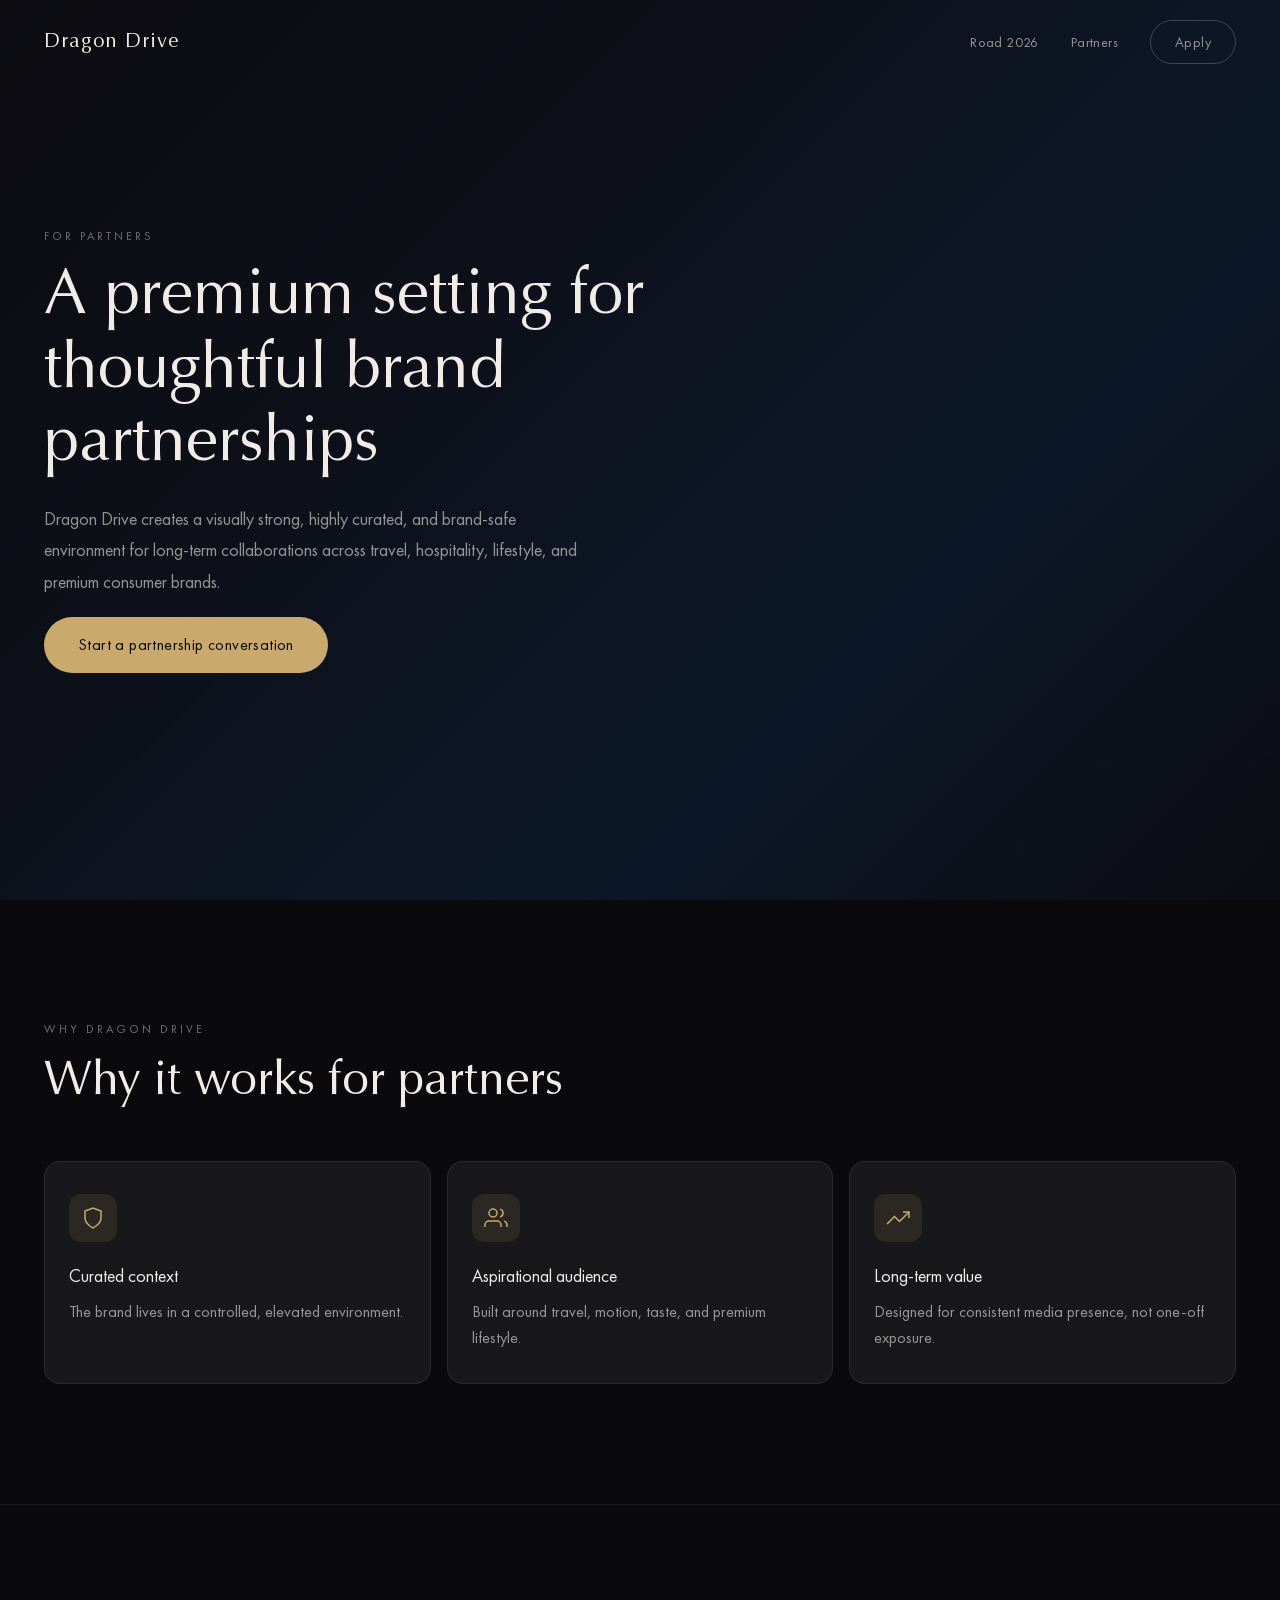
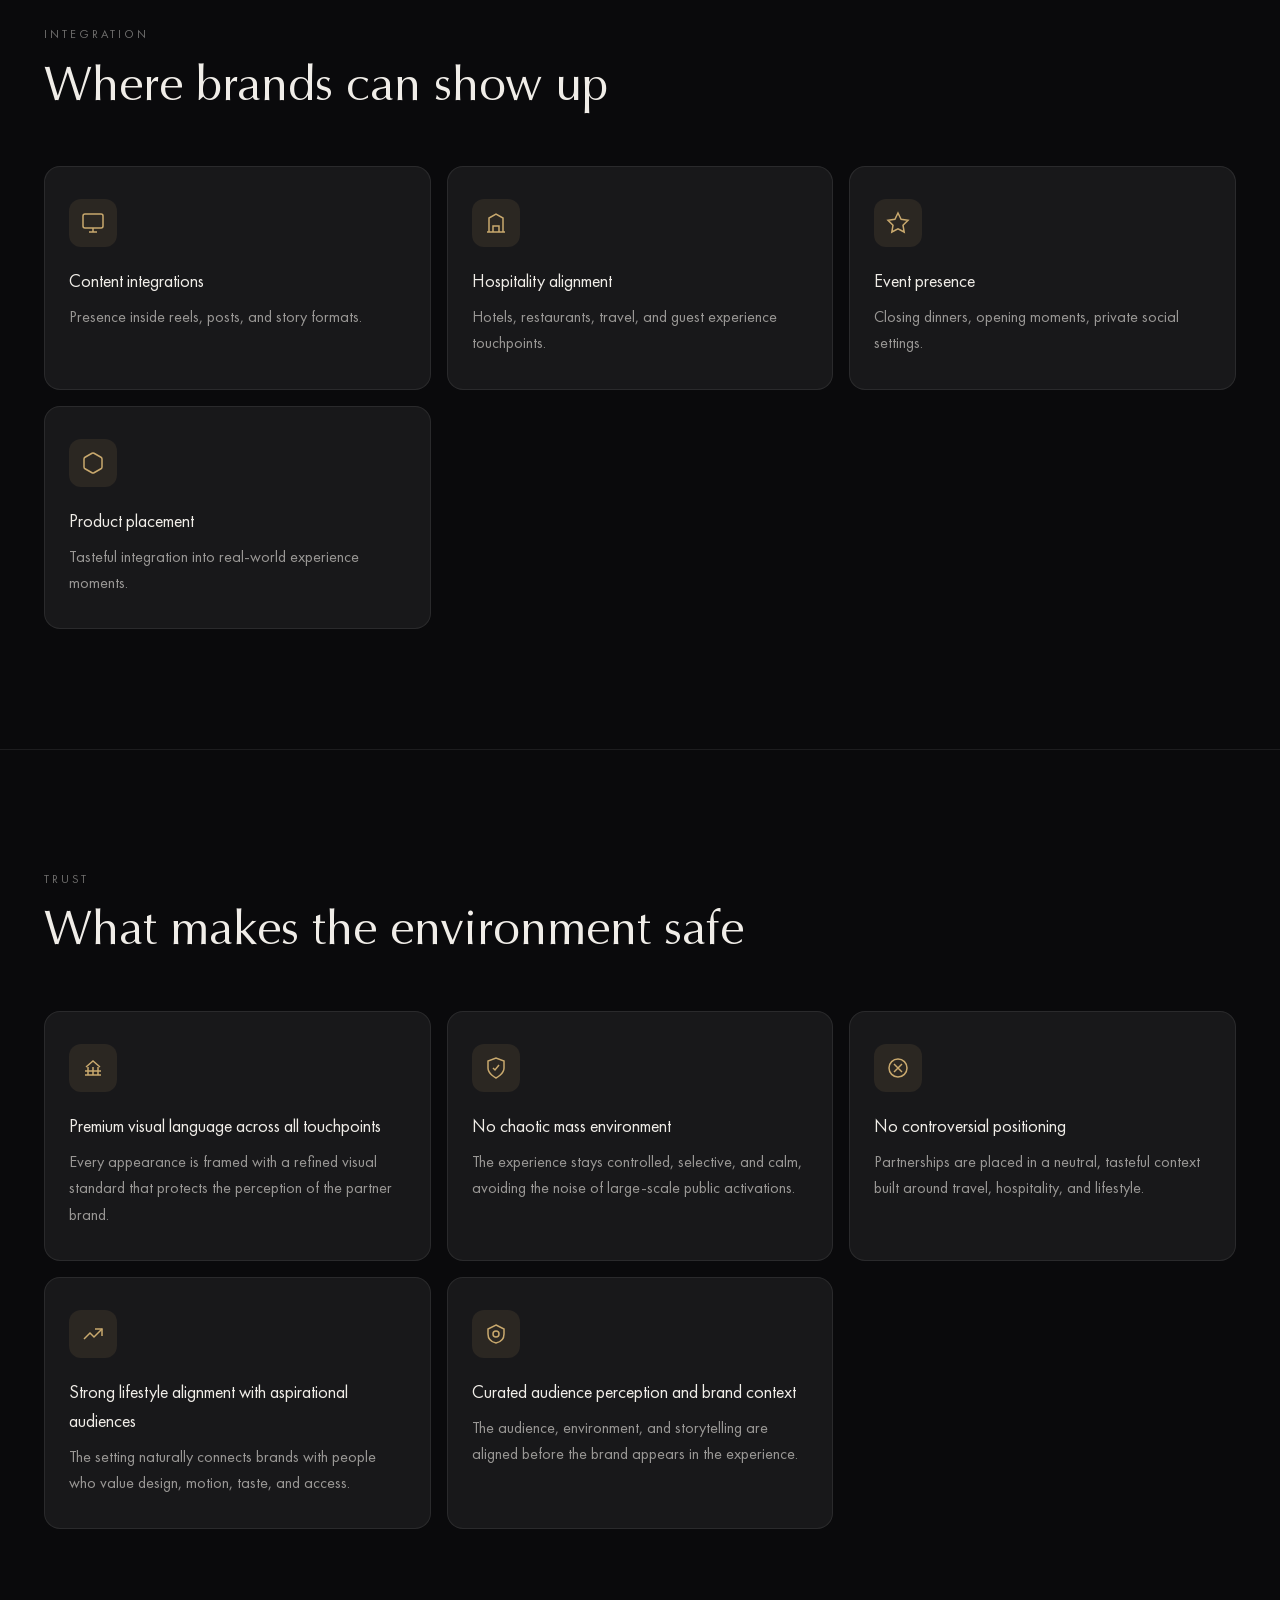
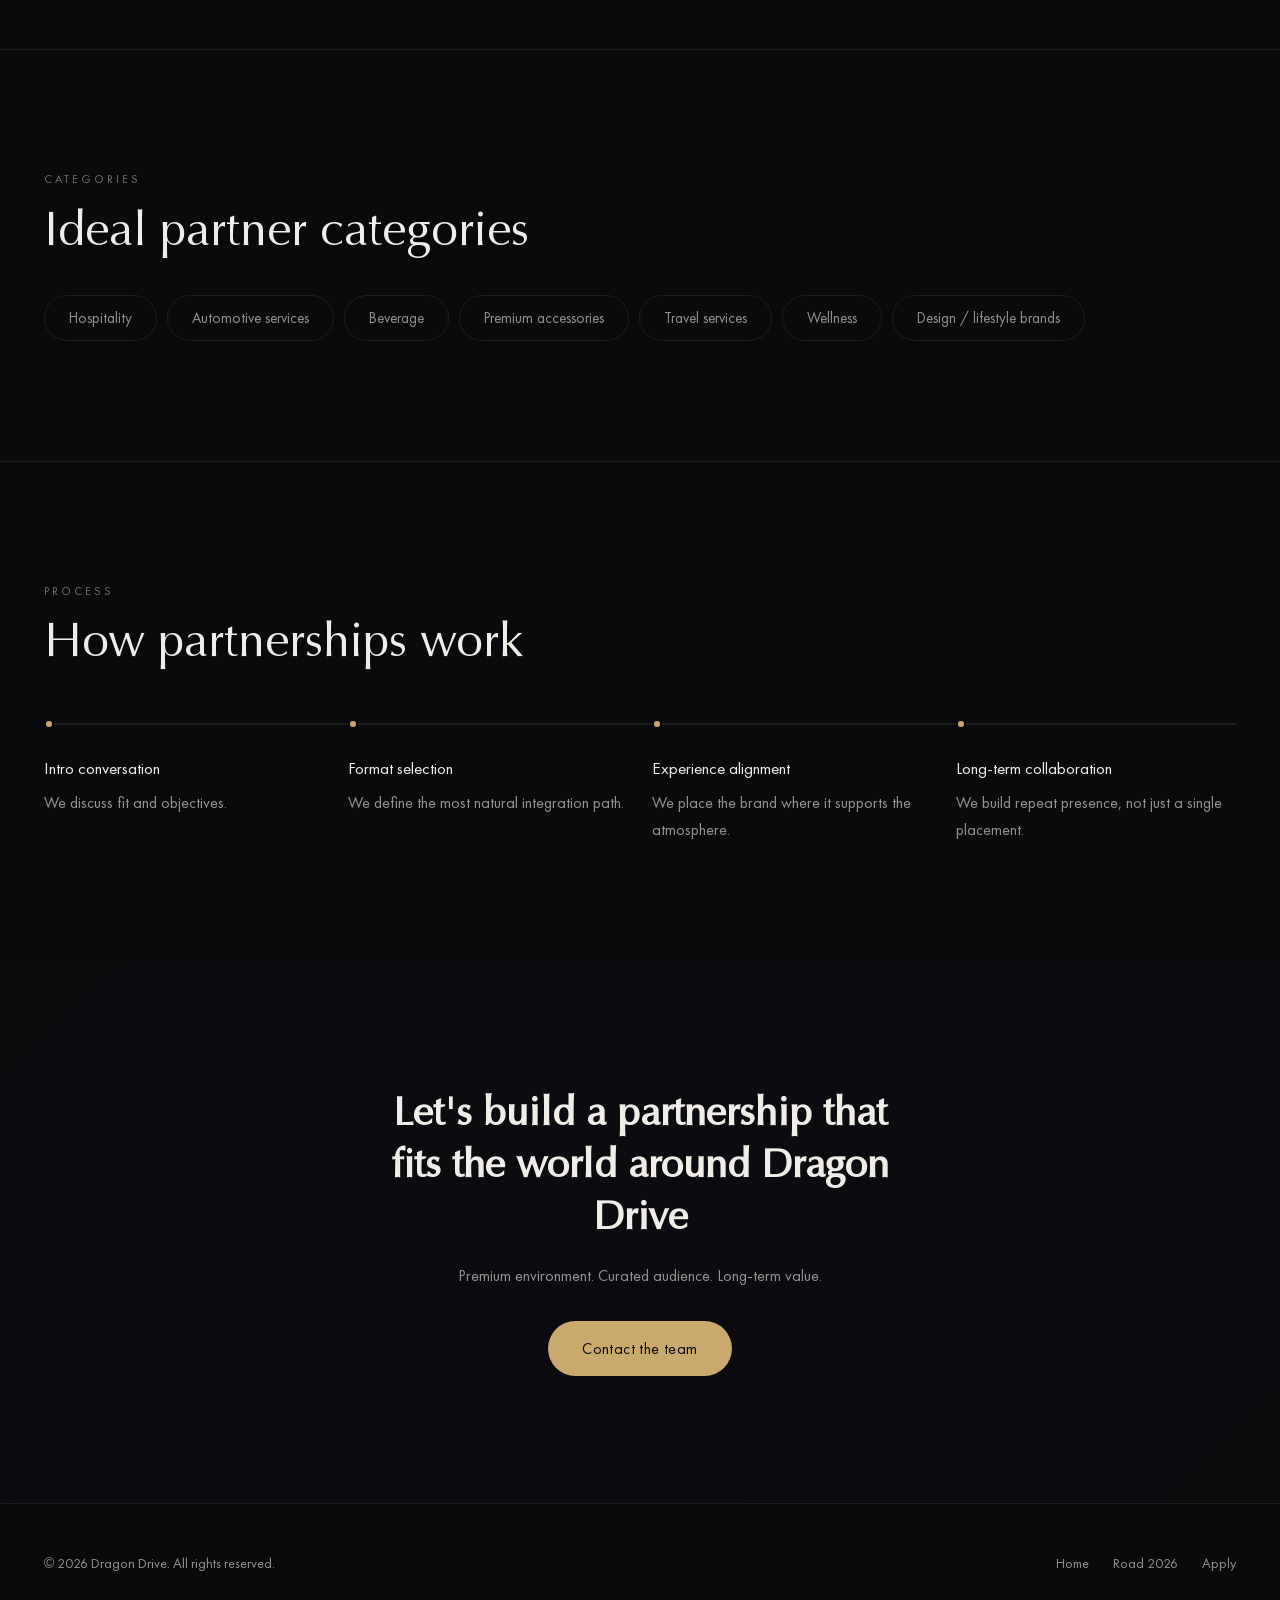
<file: partners.html>
<!DOCTYPE html>
<html lang="en">
<head>
  <meta charset="UTF-8">
  <meta name="viewport" content="width=device-width, initial-scale=1.0">
  <title>Partners — Dragon Drive</title>
  <meta name="description" content="A premium setting for thoughtful brand partnerships. Dragon Drive creates a visually strong, highly curated, and brand-safe environment.">
  <link rel="stylesheet" href="css/style.css">
</head>
<body>

<!-- ===== NAV ===== -->
<nav class="nav">
  <div class="nav-inner">
    <a href="index.html" class="nav-logo">Dragon Drive</a>
    <div class="nav-links">
      <a href="road2026.html">Road 2026</a>
      <a href="partners.html">Partners</a>
      <a href="index.html#join" class="nav-cta">Apply</a>
    </div>
    <div class="nav-toggle" aria-label="Menu">
      <span></span><span></span><span></span>
    </div>
  </div>
</nav>
<div class="mobile-menu">
  <a href="road2026.html">Road 2026</a>
  <a href="partners.html">Partners</a>
  <a href="index.html#join" class="btn btn-primary">Apply</a>
</div>

<!-- ===== BLOCK 1: HERO ===== -->
<section class="hero partners-hero">
  <div class="hero-video-wrap">
    <iframe
      class="hero-video-iframe"
      src="https://www.youtube.com/embed/8PxtbA8TO_U?autoplay=1&mute=1&controls=0&loop=1&playlist=8PxtbA8TO_U&playsinline=1&rel=0&modestbranding=1&iv_load_policy=3&disablekb=1"
      title="Partners hero background video"
      allow="autoplay; encrypted-media; picture-in-picture"
      aria-hidden="true"
      tabindex="-1"
    ></iframe>
  </div>
  <div class="hero-overlay"></div>
  <div class="hero-content">
    <div class="hero-text">
      <p class="eyebrow">For Partners</p>
      <h1 class="hero-headline">A premium setting for thoughtful brand partnerships</h1>
      <p class="hero-body">Dragon Drive creates a visually strong, highly curated, and brand-safe environment for long-term collaborations across travel, hospitality, lifestyle, and premium consumer brands.</p>
      <div class="btn-group partners-hero-cta">
        <a href="#contact" class="btn btn-primary">Start a partnership conversation</a>
      </div>
    </div>
  </div>
</section>

<!-- ===== BLOCK 2: WHY IT WORKS ===== -->
<section class="section-padding">
  <div class="container">
    <div class="reveal">
      <p class="eyebrow">Why Dragon Drive</p>
      <h2 class="section-headline">Why it works for partners</h2>
    </div>
    <div class="includes-grid trust-cards reveal">
      <div class="include-card">
        <div class="ic-icon">
          <svg width="24" height="24" viewBox="0 0 24 24" fill="none" stroke="currentColor" stroke-width="1.5"><path d="M12 22s8-4 8-10V5l-8-3-8 3v7c0 6 8 10 8 10z"/></svg>
        </div>
        <div class="ic-title">Curated context</div>
        <div class="ic-desc">The brand lives in a controlled, elevated environment.</div>
      </div>
      <div class="include-card">
        <div class="ic-icon">
          <svg width="24" height="24" viewBox="0 0 24 24" fill="none" stroke="currentColor" stroke-width="1.5"><path d="M17 21v-2a4 4 0 00-4-4H5a4 4 0 00-4 4v2"/><circle cx="9" cy="7" r="4"/><path d="M23 21v-2a4 4 0 00-3-3.87M16 3.13a4 4 0 010 7.75"/></svg>
        </div>
        <div class="ic-title">Aspirational audience</div>
        <div class="ic-desc">Built around travel, motion, taste, and premium lifestyle.</div>
      </div>
      <div class="include-card">
        <div class="ic-icon">
          <svg width="24" height="24" viewBox="0 0 24 24" fill="none" stroke="currentColor" stroke-width="1.5"><polyline points="23 6 13.5 15.5 8.5 10.5 1 18"/><polyline points="17 6 23 6 23 12"/></svg>
        </div>
        <div class="ic-title">Long-term value</div>
        <div class="ic-desc">Designed for consistent media presence, not one-off exposure.</div>
      </div>
    </div>
  </div>
</section>

<!-- ===== BLOCK 3: WHERE BRANDS SHOW UP ===== -->
<section class="section-padding tabbed-section" style="border-top:1px solid var(--border)">
  <div class="container">
    <div class="reveal">
      <p class="eyebrow">Integration</p>
      <h2 class="section-headline">Where brands can show up</h2>
    </div>
    <div class="includes-grid trust-cards reveal">
      <div class="include-card">
        <div class="ic-icon">
          <svg width="24" height="24" viewBox="0 0 24 24" fill="none" stroke="currentColor" stroke-width="1.5"><rect x="2" y="3" width="20" height="14" rx="2"/><line x1="8" y1="21" x2="16" y2="21"/><line x1="12" y1="17" x2="12" y2="21"/></svg>
        </div>
        <div class="ic-title">Content integrations</div>
        <div class="ic-desc">Presence inside reels, posts, and story formats.</div>
      </div>
      <div class="include-card">
        <div class="ic-icon">
          <svg width="24" height="24" viewBox="0 0 24 24" fill="none" stroke="currentColor" stroke-width="1.5"><path d="M3 21h18M5 21V7l7-4 7 4v14M9 21v-6h6v6"/></svg>
        </div>
        <div class="ic-title">Hospitality alignment</div>
        <div class="ic-desc">Hotels, restaurants, travel, and guest experience touchpoints.</div>
      </div>
      <div class="include-card">
        <div class="ic-icon">
          <svg width="24" height="24" viewBox="0 0 24 24" fill="none" stroke="currentColor" stroke-width="1.5"><path d="M12 2l3.09 6.26L22 9.27l-5 4.87 1.18 6.88L12 17.77l-6.18 3.25L7 14.14 2 9.27l6.91-1.01L12 2z"/></svg>
        </div>
        <div class="ic-title">Event presence</div>
        <div class="ic-desc">Closing dinners, opening moments, private social settings.</div>
      </div>
      <div class="include-card">
        <div class="ic-icon">
          <svg width="24" height="24" viewBox="0 0 24 24" fill="none" stroke="currentColor" stroke-width="1.5"><path d="M21 16V8a2 2 0 00-1-1.73l-7-4a2 2 0 00-2 0l-7 4A2 2 0 003 8v8a2 2 0 001 1.73l7 4a2 2 0 002 0l7-4A2 2 0 0021 16z"/></svg>
        </div>
        <div class="ic-title">Product placement</div>
        <div class="ic-desc">Tasteful integration into real-world experience moments.</div>
      </div>
    </div>
  </div>
</section>

<!-- ===== BLOCK 4: BRAND SAFETY ===== -->
<section class="section-padding" style="border-top:1px solid var(--border)">
  <div class="container">
    <div class="reveal">
      <p class="eyebrow">Trust</p>
      <h2 class="section-headline">What makes the environment safe</h2>
    </div>
    <div class="includes-grid trust-cards reveal">
      <div class="include-card">
        <div class="ic-icon">
          <svg width="24" height="24" viewBox="0 0 24 24" fill="none" stroke="currentColor" stroke-width="1.5"><path d="M4 19h16M4 15h16M5 11l7-6 7 6M7 11v8M12 11v8M17 11v8"/></svg>
        </div>
        <div class="ic-title">Premium visual language across all touchpoints</div>
        <div class="ic-desc">Every appearance is framed with a refined visual standard that protects the perception of the partner brand.</div>
      </div>
      <div class="include-card">
        <div class="ic-icon">
          <svg width="24" height="24" viewBox="0 0 24 24" fill="none" stroke="currentColor" stroke-width="1.5"><path d="M12 22s8-4 8-10V5l-8-3-8 3v7c0 6 8 10 8 10z"/><path d="M9 12l2 2 4-5"/></svg>
        </div>
        <div class="ic-title">No chaotic mass environment</div>
        <div class="ic-desc">The experience stays controlled, selective, and calm, avoiding the noise of large-scale public activations.</div>
      </div>
      <div class="include-card">
        <div class="ic-icon">
          <svg width="24" height="24" viewBox="0 0 24 24" fill="none" stroke="currentColor" stroke-width="1.5"><circle cx="12" cy="12" r="9"/><path d="M8 8l8 8M16 8l-8 8"/></svg>
        </div>
        <div class="ic-title">No controversial positioning</div>
        <div class="ic-desc">Partnerships are placed in a neutral, tasteful context built around travel, hospitality, and lifestyle.</div>
      </div>
      <div class="include-card">
        <div class="ic-icon">
          <svg width="24" height="24" viewBox="0 0 24 24" fill="none" stroke="currentColor" stroke-width="1.5"><path d="M3 17l6-6 4 4 8-8"/><path d="M14 7h7v7"/></svg>
        </div>
        <div class="ic-title">Strong lifestyle alignment with aspirational audiences</div>
        <div class="ic-desc">The setting naturally connects brands with people who value design, motion, taste, and access.</div>
      </div>
      <div class="include-card">
        <div class="ic-icon">
          <svg width="24" height="24" viewBox="0 0 24 24" fill="none" stroke="currentColor" stroke-width="1.5"><path d="M12 3l8 4v5c0 5-3.5 8-8 9-4.5-1-8-4-8-9V7l8-4z"/><circle cx="12" cy="12" r="3"/></svg>
        </div>
        <div class="ic-title">Curated audience perception and brand context</div>
        <div class="ic-desc">The audience, environment, and storytelling are aligned before the brand appears in the experience.</div>
      </div>
    </div>
  </div>
</section>

<!-- ===== BLOCK 5: IDEAL PARTNERS ===== -->
<section class="section-padding" style="border-top:1px solid var(--border)">
  <div class="container">
    <div class="reveal">
      <p class="eyebrow">Categories</p>
      <h2 class="section-headline">Ideal partner categories</h2>
    </div>
    <div class="pill-tags reveal">
      <span class="pill-tag">Hospitality</span>
      <span class="pill-tag">Automotive services</span>
      <span class="pill-tag">Beverage</span>
      <span class="pill-tag">Premium accessories</span>
      <span class="pill-tag">Travel services</span>
      <span class="pill-tag">Wellness</span>
      <span class="pill-tag">Design / lifestyle brands</span>
    </div>
  </div>
</section>

<!-- ===== BLOCK 6: PARTNERSHIP PROCESS ===== -->
<section class="section-padding" style="border-top:1px solid var(--border)">
  <div class="container">
    <div class="reveal">
      <p class="eyebrow">Process</p>
      <h2 class="section-headline">How partnerships work</h2>
    </div>
    <div class="timeline reveal">
      <div class="timeline-step">
        <div class="ts-title">Intro conversation</div>
        <div class="ts-desc">We discuss fit and objectives.</div>
      </div>
      <div class="timeline-step">
        <div class="ts-title">Format selection</div>
        <div class="ts-desc">We define the most natural integration path.</div>
      </div>
      <div class="timeline-step">
        <div class="ts-title">Experience alignment</div>
        <div class="ts-desc">We place the brand where it supports the atmosphere.</div>
      </div>
      <div class="timeline-step">
        <div class="ts-title">Long-term collaboration</div>
        <div class="ts-desc">We build repeat presence, not just a single placement.</div>
      </div>
    </div>
  </div>
</section>

<!-- ===== BLOCK 7: CONTACT CTA ===== -->
<section id="contact" class="final-cta">
  <div class="final-cta-bg">
    <div style="width:100%;height:100%;background:linear-gradient(135deg,#0e0e14 0%,#14101e 50%,#0e0e14 100%)"></div>
  </div>
  <div class="final-cta-overlay"></div>
  <div class="final-cta-content reveal">
    <h2 class="final-cta-headline">Let's build a partnership that fits the world around Dragon Drive</h2>
    <p class="final-cta-sub">Premium environment. Curated audience. Long-term value.</p>
    <a href="mailto:partners@dragondrive.com" class="btn btn-primary">Contact the team</a>
  </div>
</section>

<!-- ===== FOOTER ===== -->
<footer class="footer">
  <div class="container">
    <div class="footer-inner">
      <div class="footer-copy">&copy; 2026 Dragon Drive. All rights reserved.</div>
      <div class="footer-links">
        <a href="index.html">Home</a>
        <a href="road2026.html">Road 2026</a>
        <a href="index.html#join">Apply</a>
      </div>
    </div>
  </div>
</footer>

<script src="js/main.js"></script>
</body>
</html>
</file>
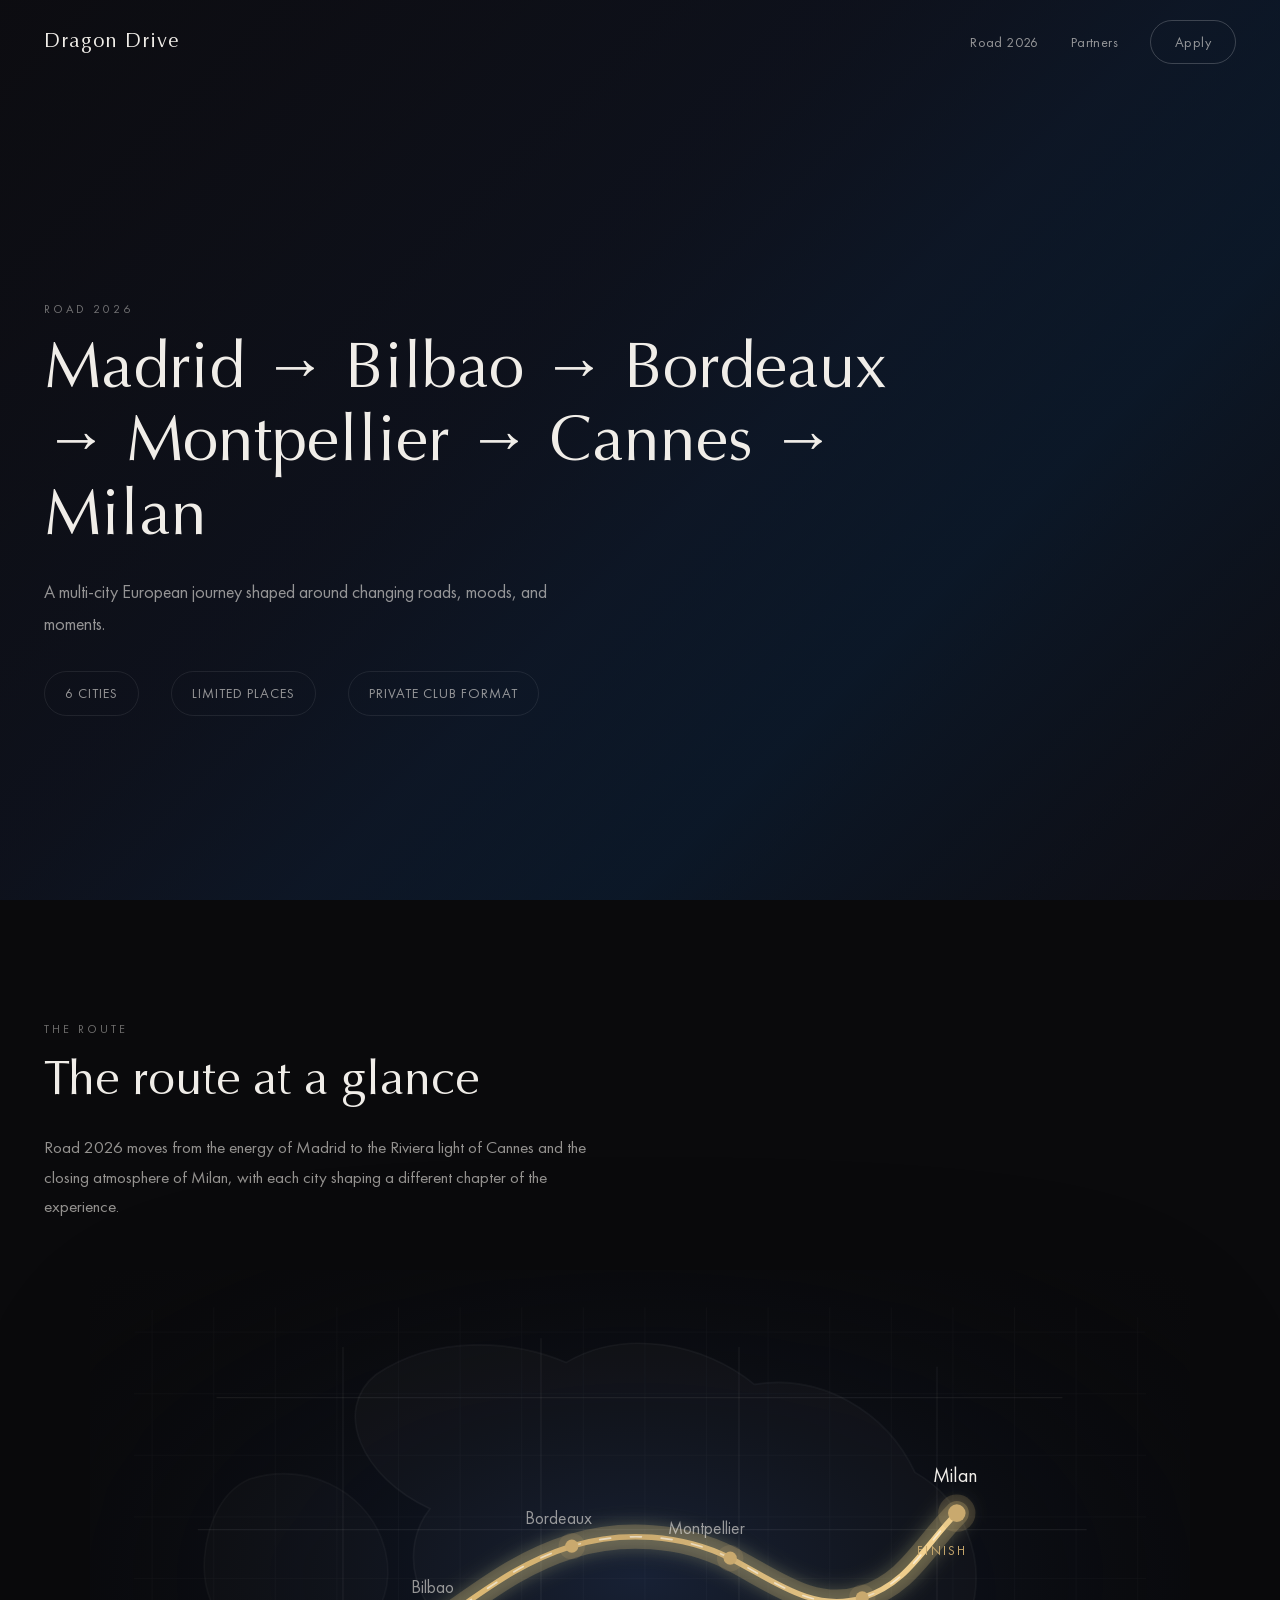
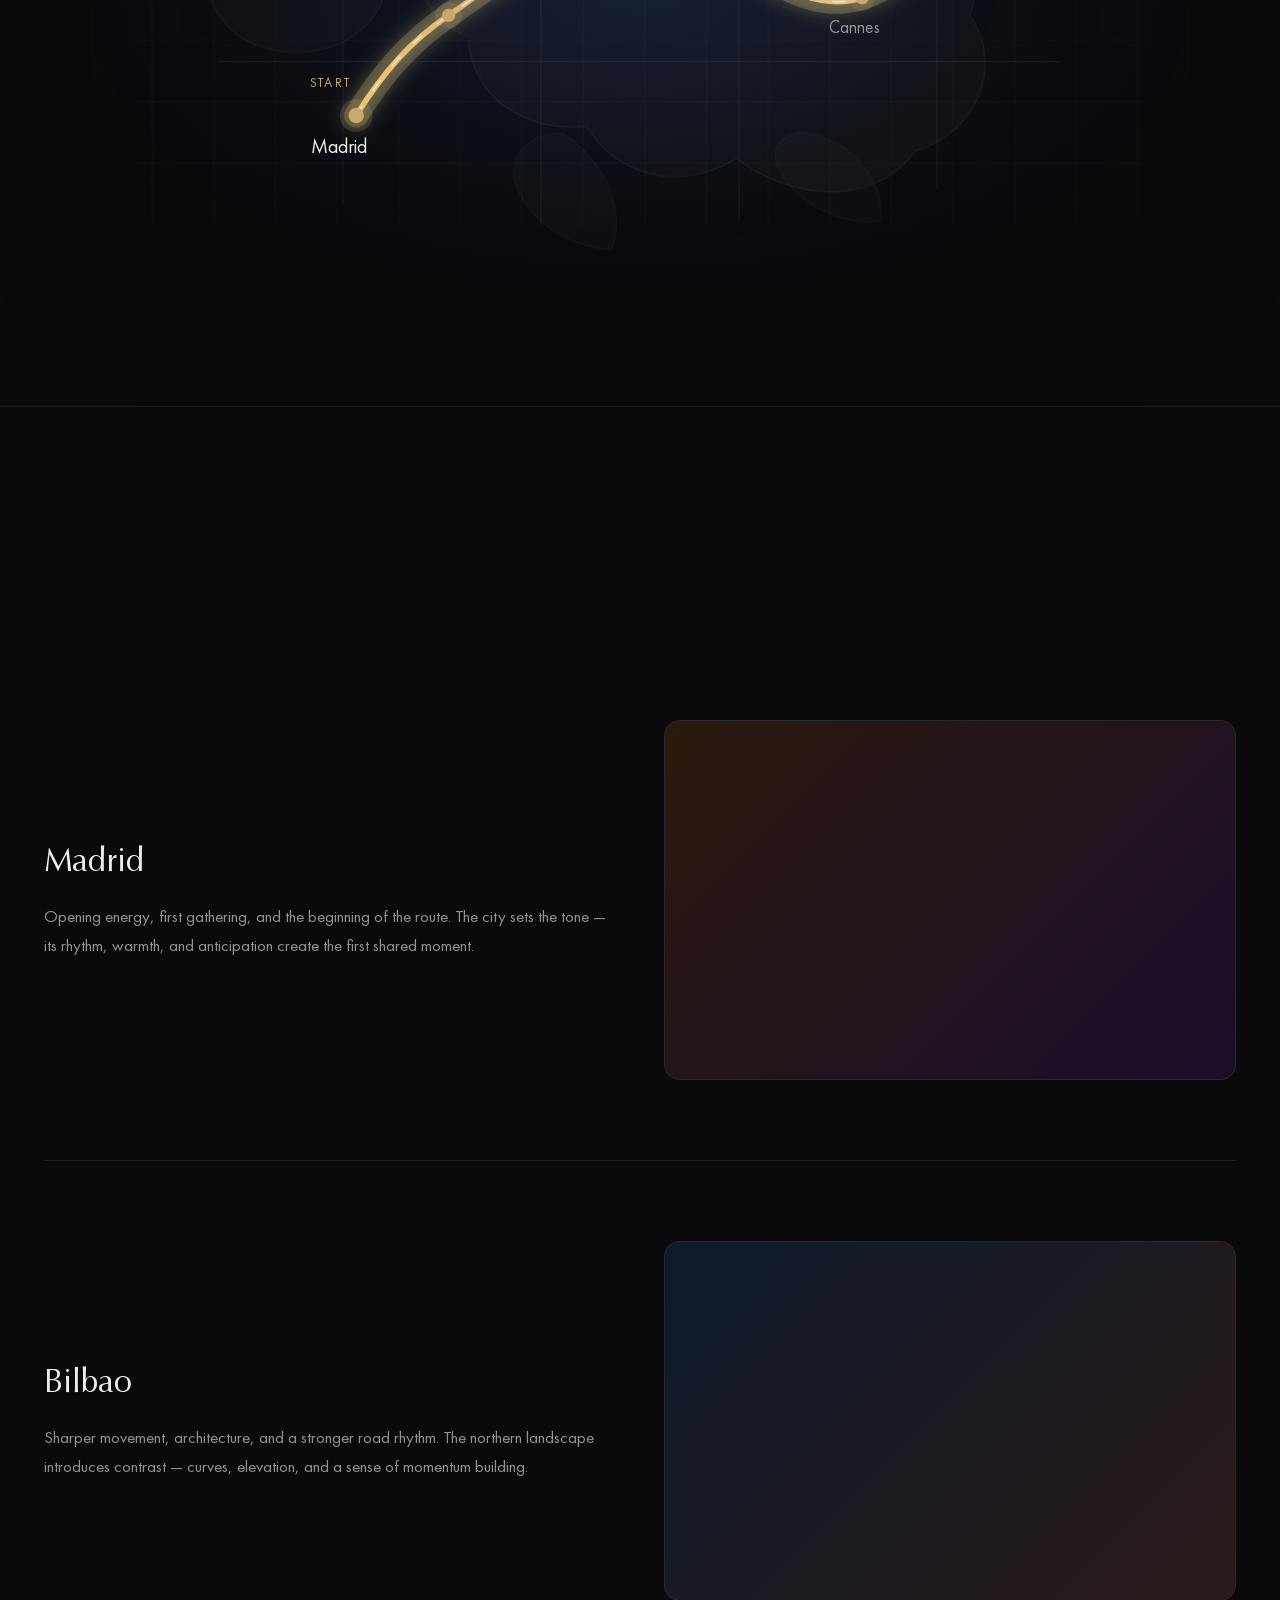
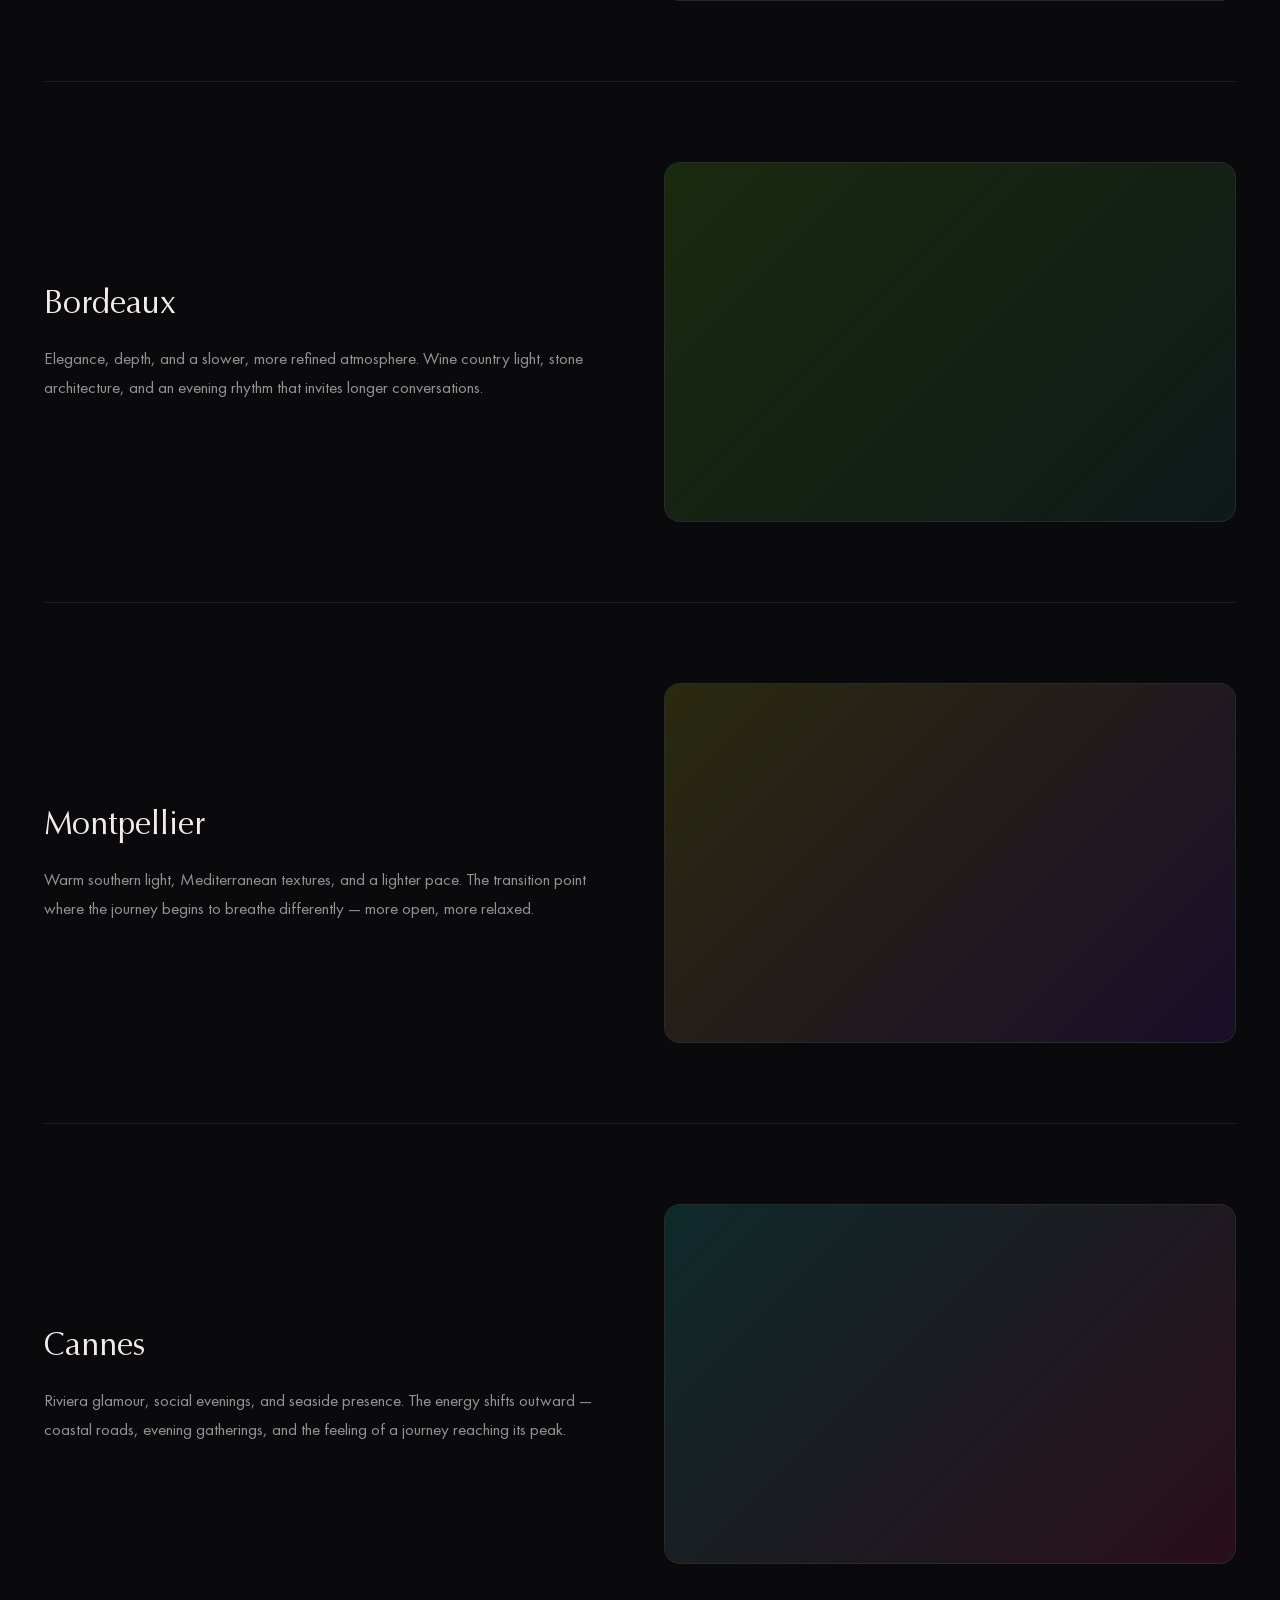
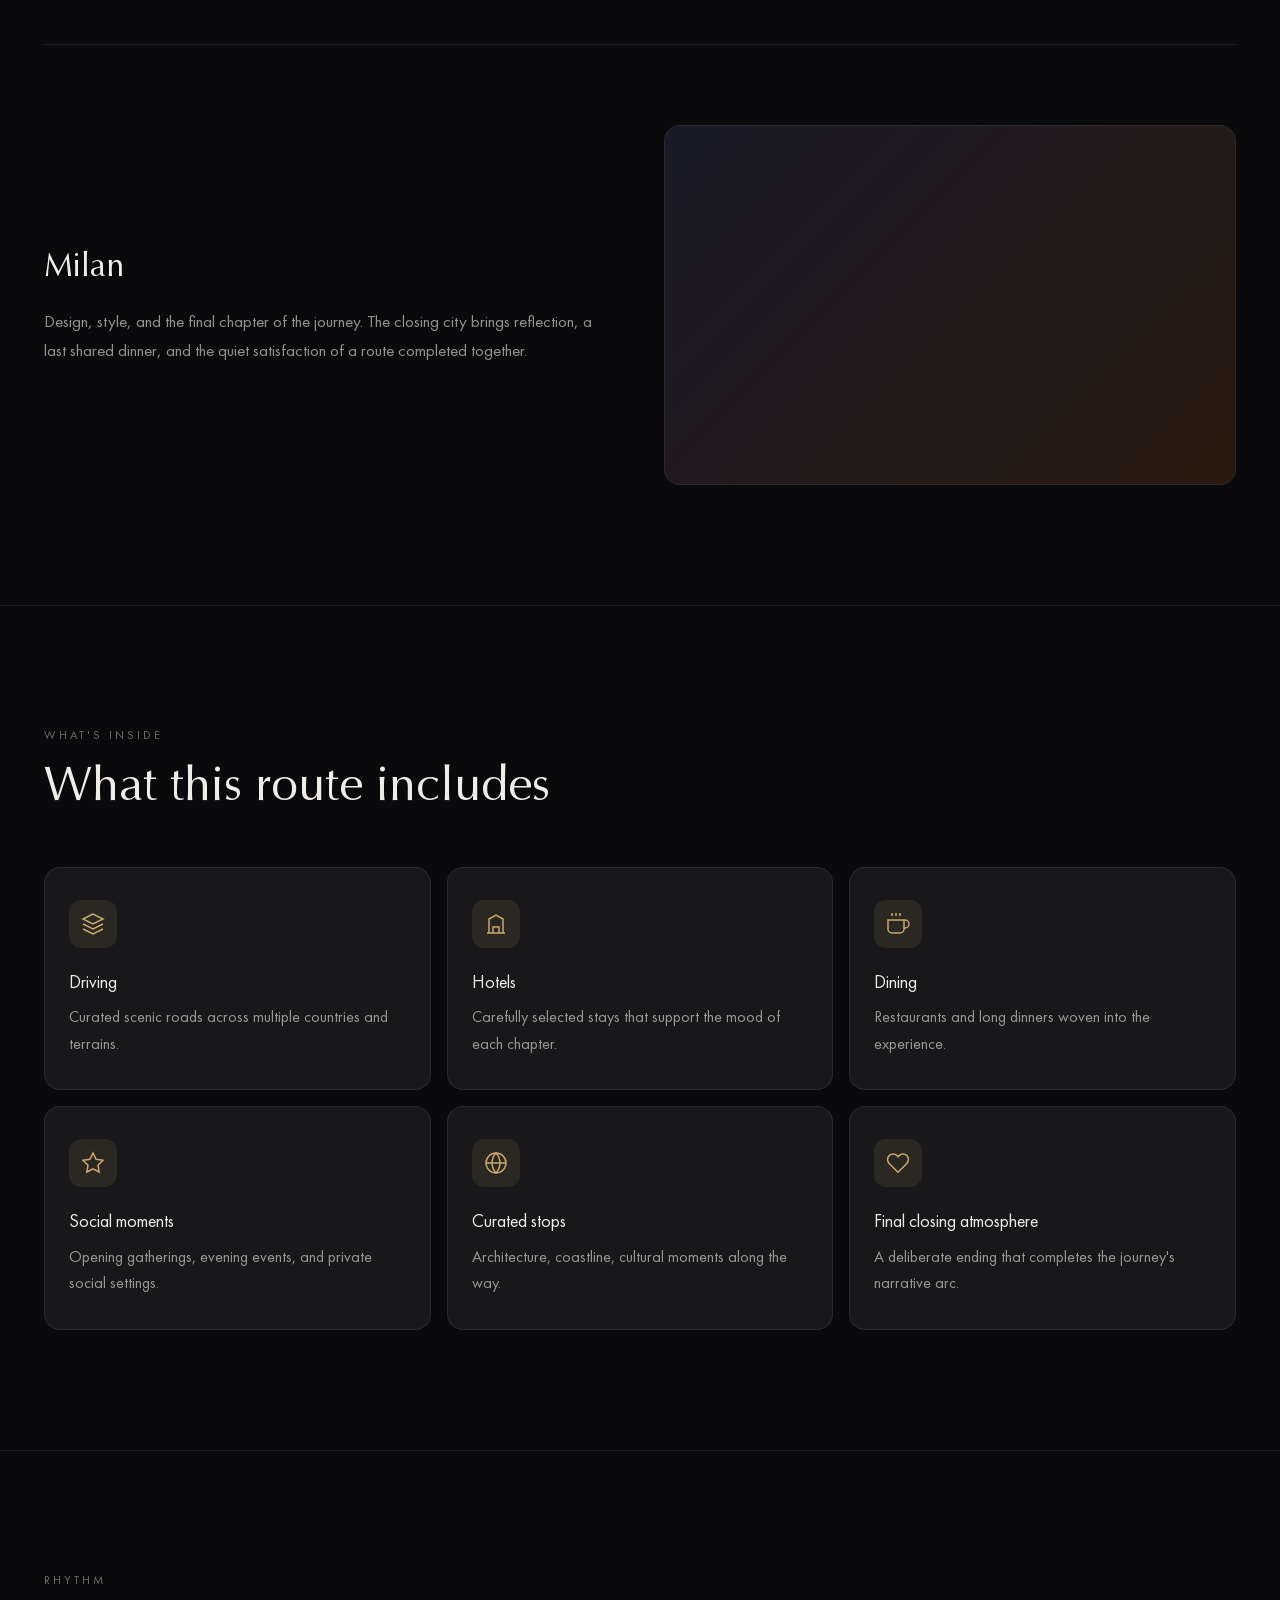
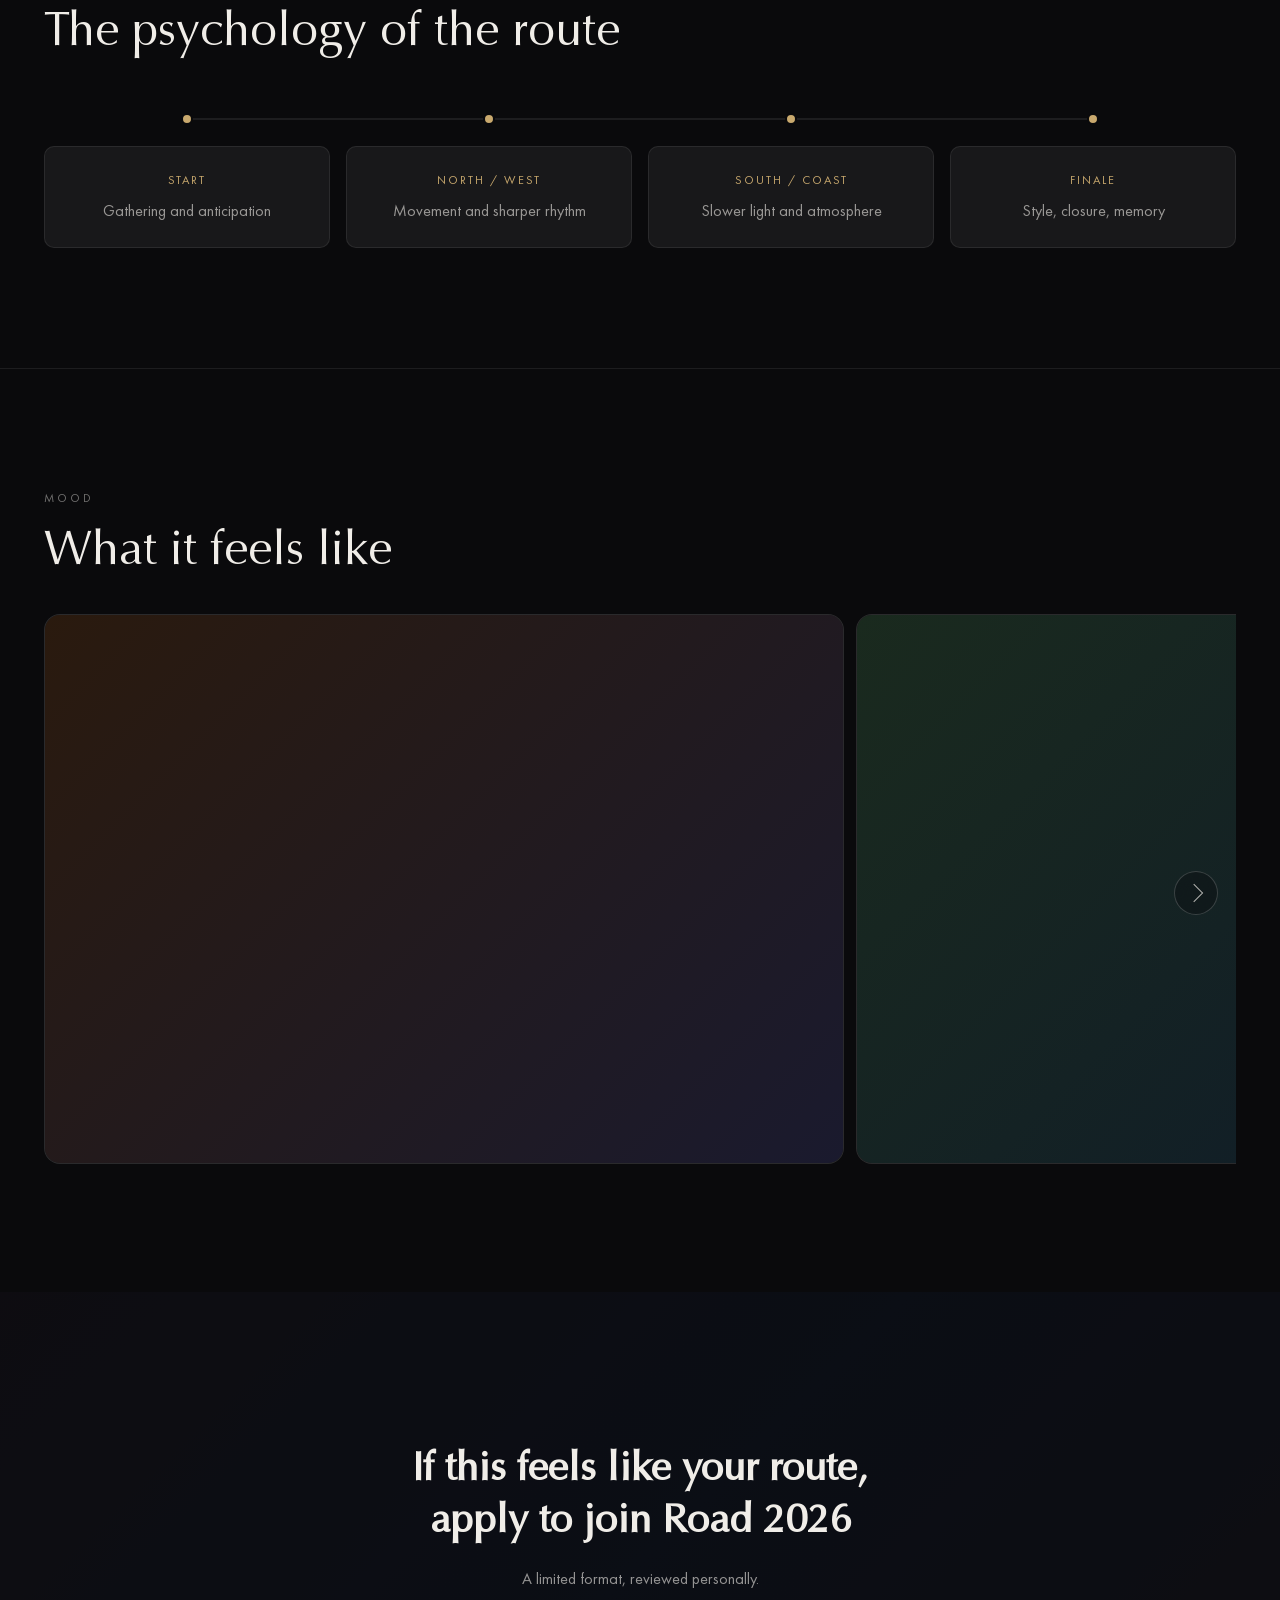
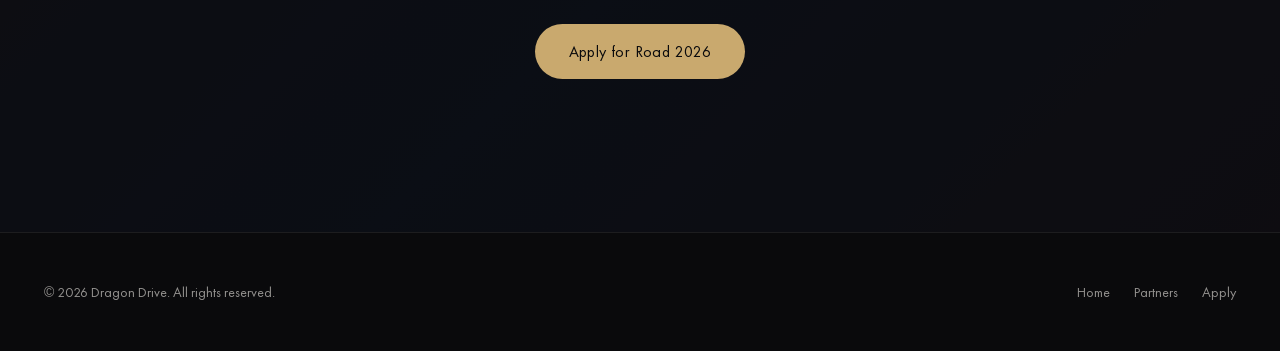
<file: road2026.html>
<!DOCTYPE html>
<html lang="en">
<head>
  <meta charset="UTF-8">
  <meta name="viewport" content="width=device-width, initial-scale=1.0">
  <title>Road 2026 — Dragon Drive</title>
  <meta name="description" content="Madrid → Bilbao → Bordeaux → Montpellier → Cannes → Milan. A multi-city European journey shaped around changing roads, moods, and moments.">
  <link rel="stylesheet" href="css/style.css">
</head>
<body>

<!-- ===== NAV ===== -->
<nav class="nav">
  <div class="nav-inner">
    <a href="index.html" class="nav-logo">Dragon Drive</a>
    <div class="nav-links">
      <a href="road2026.html">Road 2026</a>
      <a href="partners.html">Partners</a>
      <a href="index.html#join" class="nav-cta">Apply</a>
    </div>
    <div class="nav-toggle" aria-label="Menu">
      <span></span><span></span><span></span>
    </div>
  </div>
</nav>
<div class="mobile-menu">
  <a href="road2026.html">Road 2026</a>
  <a href="partners.html">Partners</a>
  <a href="index.html#join" class="btn btn-primary">Apply</a>
</div>

<!-- ===== BLOCK 1: HERO ===== -->
<section class="hero road-hero">
  <div class="hero-video-wrap">
    <iframe
      class="hero-video-iframe"
      src="https://www.youtube.com/embed/WfyMAi_QsoI?autoplay=1&mute=1&controls=0&loop=1&playlist=WfyMAi_QsoI&playsinline=1&rel=0&modestbranding=1&iv_load_policy=3&disablekb=1"
      title="Road 2026 hero background video"
      allow="autoplay; encrypted-media; picture-in-picture"
      aria-hidden="true"
      tabindex="-1"
    ></iframe>
  </div>
  <div class="hero-overlay"></div>
  <div class="hero-content">
    <div class="hero-text">
      <p class="eyebrow">Road 2026</p>
      <h1 class="hero-headline">Madrid → Bilbao → Bordeaux → Montpellier → Cannes → Milan</h1>
      <p class="hero-body">A multi-city European journey shaped around changing roads, moods, and moments.</p>
      <div class="facts-row">
        <span class="fact-item">6 Cities</span>
        <span class="fact-item">Limited Places</span>
        <span class="fact-item">Private Club Format</span>
      </div>
    </div>
  </div>
</section>

<!-- ===== BLOCK 2: ROUTE OVERVIEW ===== -->
<section class="section-padding">
  <div class="container">
    <div class="reveal">
      <p class="eyebrow">The Route</p>
      <h2 class="section-headline">The route at a glance</h2>
      <p class="section-body">Road 2026 moves from the energy of Madrid to the Riviera light of Cannes and the closing atmosphere of Milan, with each city shaping a different chapter of the experience.</p>
    </div>
    <div class="route-overview-map reveal">
      <svg class="route-map-svg" viewBox="0 0 1000 560" fill="none" xmlns="http://www.w3.org/2000/svg" role="img" aria-label="Road 2026 route map from Madrid to Milan">
        <defs>
          <radialGradient id="routeMapBg" cx="50%" cy="50%" r="70%">
            <stop offset="0%" stop-color="#20355f" stop-opacity="0.45"/>
            <stop offset="48%" stop-color="#111827" stop-opacity="0.32"/>
            <stop offset="100%" stop-color="#050507" stop-opacity="0"/>
          </radialGradient>
          <linearGradient id="routeLine" x1="210" y1="400" x2="760" y2="220" gradientUnits="userSpaceOnUse">
            <stop stop-color="#f0c879"/>
            <stop offset="0.55" stop-color="#c9a96e"/>
            <stop offset="1" stop-color="#f4d391"/>
          </linearGradient>
          <filter id="routeGlow" x="-20%" y="-80%" width="140%" height="260%">
            <feGaussianBlur stdDeviation="8" result="blur"/>
            <feColorMatrix in="blur" type="matrix" values="1 0 0 0 0.95 0 1 0 0 0.68 0 0 1 0 0.26 0 0 0 0.85 0"/>
            <feMerge>
              <feMergeNode/>
              <feMergeNode in="SourceGraphic"/>
            </feMerge>
          </filter>
          <pattern id="routeGrid" width="56" height="56" patternUnits="userSpaceOnUse">
            <path d="M56 0H0V56" stroke="rgba(255,255,255,0.045)" stroke-width="1"/>
          </pattern>
        </defs>

        <rect width="1000" height="560" fill="url(#routeMapBg)"/>
        <rect x="40" y="34" width="920" height="470" rx="28" fill="url(#routeGrid)" opacity="0.8"/>

        <!-- Stylized Europe background -->
        <g opacity="0.32">
          <path d="M260 95C315 58 385 64 433 84C485 53 558 66 604 104C664 94 724 128 750 184C793 208 817 262 800 314C832 360 806 421 751 437C709 493 630 478 588 444C532 478 475 456 452 415C395 421 346 388 344 334C292 312 281 252 309 217C247 189 220 127 260 95Z" fill="rgba(255,255,255,0.075)" stroke="rgba(255,255,255,0.12)" stroke-width="1.5"/>
          <path d="M145 190C197 174 248 200 265 244C288 305 240 354 176 347C128 342 101 306 104 262C107 226 122 200 145 190Z" fill="rgba(255,255,255,0.055)" stroke="rgba(255,255,255,0.1)" stroke-width="1.5"/>
          <path d="M430 421C468 446 488 492 474 527C434 524 397 501 385 462C384 435 403 421 430 421Z" fill="rgba(255,255,255,0.05)" stroke="rgba(255,255,255,0.09)" stroke-width="1.3"/>
          <path d="M646 420C689 426 722 459 719 501C679 505 640 484 624 449C619 435 628 424 646 420Z" fill="rgba(255,255,255,0.045)" stroke="rgba(255,255,255,0.08)" stroke-width="1.3"/>
        </g>

        <g opacity="0.52" stroke="rgba(255,255,255,0.12)" stroke-width="1">
          <path d="M115 116H884"/>
          <path d="M98 236H906"/>
          <path d="M116 356H882"/>
          <path d="M230 70V486"/>
          <path d="M410 62V504"/>
          <path d="M590 70V500"/>
          <path d="M770 88V472"/>
        </g>

        <!-- Route -->
        <path d="M242 405C267 365 292 337 326 314C362 289 393 265 438 251C484 237 538 240 582 262C621 282 657 312 702 298C744 285 758 251 788 221" stroke="rgba(201,169,110,0.28)" stroke-width="22" stroke-linecap="round" filter="url(#routeGlow)"/>
        <path d="M242 405C267 365 292 337 326 314C362 289 393 265 438 251C484 237 538 240 582 262C621 282 657 312 702 298C744 285 758 251 788 221" stroke="url(#routeLine)" stroke-width="5" stroke-linecap="round" stroke-linejoin="round"/>
        <path d="M242 405C267 365 292 337 326 314C362 289 393 265 438 251C484 237 538 240 582 262C621 282 657 312 702 298C744 285 758 251 788 221" stroke="rgba(255,255,255,0.55)" stroke-width="1.5" stroke-dasharray="10 18" stroke-linecap="round"/>

        <!-- Cities -->
        <g font-family="Futura PT Custom, Futura, Avenir, sans-serif">
          <g transform="translate(242 405)">
            <circle r="15" fill="rgba(201,169,110,0.18)"/>
            <circle r="7" fill="var(--accent)"/>
            <text x="-41" y="34" fill="var(--text-primary)" font-size="18" font-weight="500">Madrid</text>
            <text x="-42" y="-26" fill="var(--accent)" font-size="12" letter-spacing="2">START</text>
          </g>
          <g transform="translate(326 314)">
            <circle r="12" fill="rgba(201,169,110,0.16)"/>
            <circle r="6" fill="var(--accent)"/>
            <text x="-34" y="-20" fill="var(--text-secondary)" font-size="16">Bilbao</text>
          </g>
          <g transform="translate(438 251)">
            <circle r="12" fill="rgba(201,169,110,0.16)"/>
            <circle r="6" fill="var(--accent)"/>
            <text x="-43" y="-20" fill="var(--text-secondary)" font-size="16">Bordeaux</text>
          </g>
          <g transform="translate(582 262)">
            <circle r="12" fill="rgba(201,169,110,0.16)"/>
            <circle r="6" fill="var(--accent)"/>
            <text x="-57" y="-22" fill="var(--text-secondary)" font-size="16">Montpellier</text>
          </g>
          <g transform="translate(702 298)">
            <circle r="12" fill="rgba(201,169,110,0.16)"/>
            <circle r="6" fill="var(--accent)"/>
            <text x="-30" y="32" fill="var(--text-secondary)" font-size="16">Cannes</text>
          </g>
          <g transform="translate(788 221)">
            <circle r="17" fill="rgba(201,169,110,0.2)"/>
            <circle r="8" fill="var(--accent)"/>
            <text x="-22" y="-28" fill="var(--text-primary)" font-size="18" font-weight="500">Milan</text>
            <text x="-36" y="38" fill="var(--accent)" font-size="12" letter-spacing="2">FINISH</text>
          </g>
        </g>
      </svg>
    </div>
  </div>
</section>

<!-- ===== BLOCK 3: CITY BREAKDOWN ===== -->
<section class="section-padding" style="border-top:1px solid var(--border)">
  <div class="container">
    <div class="reveal">
      <p class="eyebrow">City by City</p>
      <h2 class="section-headline">Each city shapes a different chapter</h2>
    </div>

    <div class="city-section reveal">
      <div class="city-image"><div style="width:100%;height:100%;background:linear-gradient(135deg,#2a1a0e,#1a0e2a)"></div></div>
      <div class="city-text">
        <div class="ct-name">Madrid</div>
        <div class="ct-desc">Opening energy, first gathering, and the beginning of the route. The city sets the tone — its rhythm, warmth, and anticipation create the first shared moment.</div>
      </div>
    </div>

    <div class="city-section reveal">
      <div class="city-text">
        <div class="ct-name">Bilbao</div>
        <div class="ct-desc">Sharper movement, architecture, and a stronger road rhythm. The northern landscape introduces contrast — curves, elevation, and a sense of momentum building.</div>
      </div>
      <div class="city-image"><div style="width:100%;height:100%;background:linear-gradient(135deg,#0e1a2a,#2a1a1a)"></div></div>
    </div>

    <div class="city-section reveal">
      <div class="city-image"><div style="width:100%;height:100%;background:linear-gradient(135deg,#1a2a0e,#0e1a1a)"></div></div>
      <div class="city-text">
        <div class="ct-name">Bordeaux</div>
        <div class="ct-desc">Elegance, depth, and a slower, more refined atmosphere. Wine country light, stone architecture, and an evening rhythm that invites longer conversations.</div>
      </div>
    </div>

    <div class="city-section reveal">
      <div class="city-text">
        <div class="ct-name">Montpellier</div>
        <div class="ct-desc">Warm southern light, Mediterranean textures, and a lighter pace. The transition point where the journey begins to breathe differently — more open, more relaxed.</div>
      </div>
      <div class="city-image"><div style="width:100%;height:100%;background:linear-gradient(135deg,#2a2a0e,#1a0e2a)"></div></div>
    </div>

    <div class="city-section reveal">
      <div class="city-image"><div style="width:100%;height:100%;background:linear-gradient(135deg,#0e2a2a,#2a0e1a)"></div></div>
      <div class="city-text">
        <div class="ct-name">Cannes</div>
        <div class="ct-desc">Riviera glamour, social evenings, and seaside presence. The energy shifts outward — coastal roads, evening gatherings, and the feeling of a journey reaching its peak.</div>
      </div>
    </div>

    <div class="city-section reveal">
      <div class="city-text">
        <div class="ct-name">Milan</div>
        <div class="ct-desc">Design, style, and the final chapter of the journey. The closing city brings reflection, a last shared dinner, and the quiet satisfaction of a route completed together.</div>
      </div>
      <div class="city-image"><div style="width:100%;height:100%;background:linear-gradient(135deg,#1a1a2a,#2a1a0e)"></div></div>
    </div>
  </div>
</section>

<!-- ===== BLOCK 4: WHAT THIS ROUTE INCLUDES ===== -->
<section class="section-padding" style="border-top:1px solid var(--border)">
  <div class="container">
    <div class="reveal">
      <p class="eyebrow">What's Inside</p>
      <h2 class="section-headline">What this route includes</h2>
    </div>
    <div class="includes-grid reveal">
      <div class="include-card">
        <div class="ic-icon">
          <svg width="24" height="24" viewBox="0 0 24 24" fill="none" stroke="currentColor" stroke-width="1.5"><path d="M12 2L2 7l10 5 10-5-10-5zM2 17l10 5 10-5M2 12l10 5 10-5"/></svg>
        </div>
        <div class="ic-title">Driving</div>
        <div class="ic-desc">Curated scenic roads across multiple countries and terrains.</div>
      </div>
      <div class="include-card">
        <div class="ic-icon">
          <svg width="24" height="24" viewBox="0 0 24 24" fill="none" stroke="currentColor" stroke-width="1.5"><path d="M3 21h18M5 21V7l7-4 7 4v14M9 21v-6h6v6"/></svg>
        </div>
        <div class="ic-title">Hotels</div>
        <div class="ic-desc">Carefully selected stays that support the mood of each chapter.</div>
      </div>
      <div class="include-card">
        <div class="ic-icon">
          <svg width="24" height="24" viewBox="0 0 24 24" fill="none" stroke="currentColor" stroke-width="1.5"><path d="M18 8h1a4 4 0 010 8h-1M2 8h16v9a4 4 0 01-4 4H6a4 4 0 01-4-4V8zM6 1v3M10 1v3M14 1v3"/></svg>
        </div>
        <div class="ic-title">Dining</div>
        <div class="ic-desc">Restaurants and long dinners woven into the experience.</div>
      </div>
      <div class="include-card">
        <div class="ic-icon">
          <svg width="24" height="24" viewBox="0 0 24 24" fill="none" stroke="currentColor" stroke-width="1.5"><path d="M12 2l3.09 6.26L22 9.27l-5 4.87 1.18 6.88L12 17.77l-6.18 3.25L7 14.14 2 9.27l6.91-1.01L12 2z"/></svg>
        </div>
        <div class="ic-title">Social moments</div>
        <div class="ic-desc">Opening gatherings, evening events, and private social settings.</div>
      </div>
      <div class="include-card">
        <div class="ic-icon">
          <svg width="24" height="24" viewBox="0 0 24 24" fill="none" stroke="currentColor" stroke-width="1.5"><circle cx="12" cy="12" r="10"/><path d="M2 12h20M12 2a15.3 15.3 0 014 10 15.3 15.3 0 01-4 10 15.3 15.3 0 01-4-10 15.3 15.3 0 014-10z"/></svg>
        </div>
        <div class="ic-title">Curated stops</div>
        <div class="ic-desc">Architecture, coastline, cultural moments along the way.</div>
      </div>
      <div class="include-card">
        <div class="ic-icon">
          <svg width="24" height="24" viewBox="0 0 24 24" fill="none" stroke="currentColor" stroke-width="1.5"><path d="M20.84 4.61a5.5 5.5 0 00-7.78 0L12 5.67l-1.06-1.06a5.5 5.5 0 00-7.78 7.78l1.06 1.06L12 21.23l7.78-7.78 1.06-1.06a5.5 5.5 0 000-7.78z"/></svg>
        </div>
        <div class="ic-title">Final closing atmosphere</div>
        <div class="ic-desc">A deliberate ending that completes the journey's narrative arc.</div>
      </div>
    </div>
  </div>
</section>

<!-- ===== BLOCK 5: RHYTHM ===== -->
<section class="section-padding" style="border-top:1px solid var(--border)">
  <div class="container">
    <div class="reveal">
      <p class="eyebrow">Rhythm</p>
      <h2 class="section-headline">The psychology of the route</h2>
    </div>
    <div class="rhythm-strip reveal">
      <div class="rhythm-item">
        <div class="ri-phase">Start</div>
        <div class="ri-desc">Gathering and anticipation</div>
      </div>
      <div class="rhythm-item">
        <div class="ri-phase">North / West</div>
        <div class="ri-desc">Movement and sharper rhythm</div>
      </div>
      <div class="rhythm-item">
        <div class="ri-phase">South / Coast</div>
        <div class="ri-desc">Slower light and atmosphere</div>
      </div>
      <div class="rhythm-item">
        <div class="ri-phase">Finale</div>
        <div class="ri-desc">Style, closure, memory</div>
      </div>
    </div>
  </div>
</section>

<!-- ===== BLOCK 6: GALLERY ===== -->
<section class="section-padding" style="border-top:1px solid var(--border)">
  <div class="container">
    <div class="reveal">
      <p class="eyebrow">Mood</p>
      <h2 class="section-headline">What it feels like</h2>
    </div>
    <div class="road-mood-wrap reveal" style="margin-top:32px">
      <div class="tab-slider road-mood-gallery">
        <div class="tab-slide"><div style="width:100%;height:100%;background:linear-gradient(135deg,#2a1a0e,#1a1a2e)"></div></div>
        <div class="tab-slide"><div style="width:100%;height:100%;background:linear-gradient(135deg,#1a2a1e,#0e1a2a)"></div></div>
        <div class="tab-slide"><div style="width:100%;height:100%;background:linear-gradient(135deg,#2a1a2e,#1a1a0e)"></div></div>
        <div class="tab-slide"><div style="width:100%;height:100%;background:linear-gradient(135deg,#1a0e2a,#2a1a1e)"></div></div>
        <div class="tab-slide"><div style="width:100%;height:100%;background:linear-gradient(135deg,#0e2a1a,#1a2a2e)"></div></div>
      </div>
      <button class="mood-scroll-hint" type="button" aria-label="Scroll mood gallery">
        <span></span>
      </button>
    </div>
  </div>
</section>

<!-- ===== BLOCK 7: CTA ===== -->
<section class="final-cta">
  <div class="final-cta-bg">
    <div style="width:100%;height:100%;background:linear-gradient(135deg,#1a1520 0%,#0f1a2e 50%,#1a1520 100%)"></div>
  </div>
  <div class="final-cta-overlay"></div>
  <div class="final-cta-content reveal">
    <h2 class="final-cta-headline">If this feels like your route, apply to join Road 2026</h2>
    <p class="final-cta-sub">A limited format, reviewed personally.</p>
    <a href="index.html#join" class="btn btn-primary">Apply for Road 2026</a>
  </div>
</section>

<!-- ===== FOOTER ===== -->
<footer class="footer">
  <div class="container">
    <div class="footer-inner">
      <div class="footer-copy">&copy; 2026 Dragon Drive. All rights reserved.</div>
      <div class="footer-links">
        <a href="index.html">Home</a>
        <a href="partners.html">Partners</a>
        <a href="index.html#join">Apply</a>
      </div>
    </div>
  </div>
</footer>

<script src="js/main.js"></script>
</body>
</html>
</file>
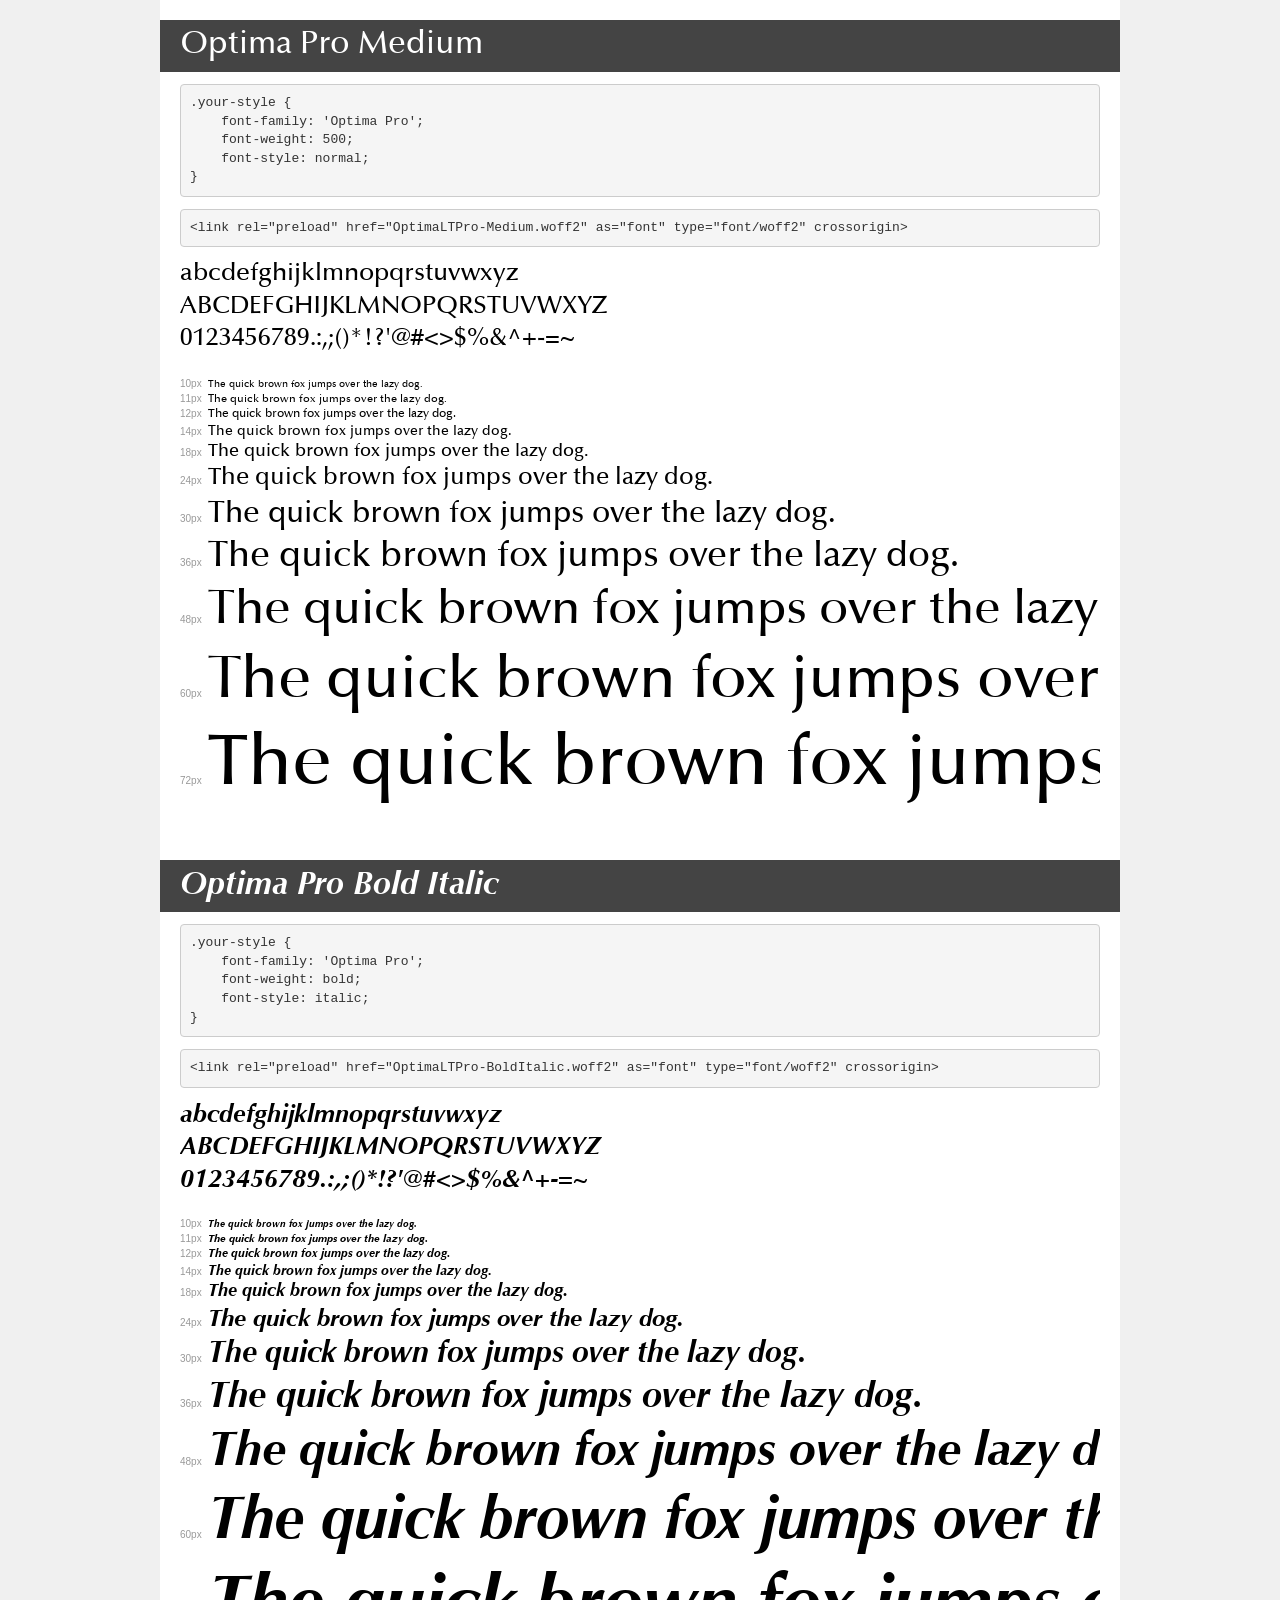
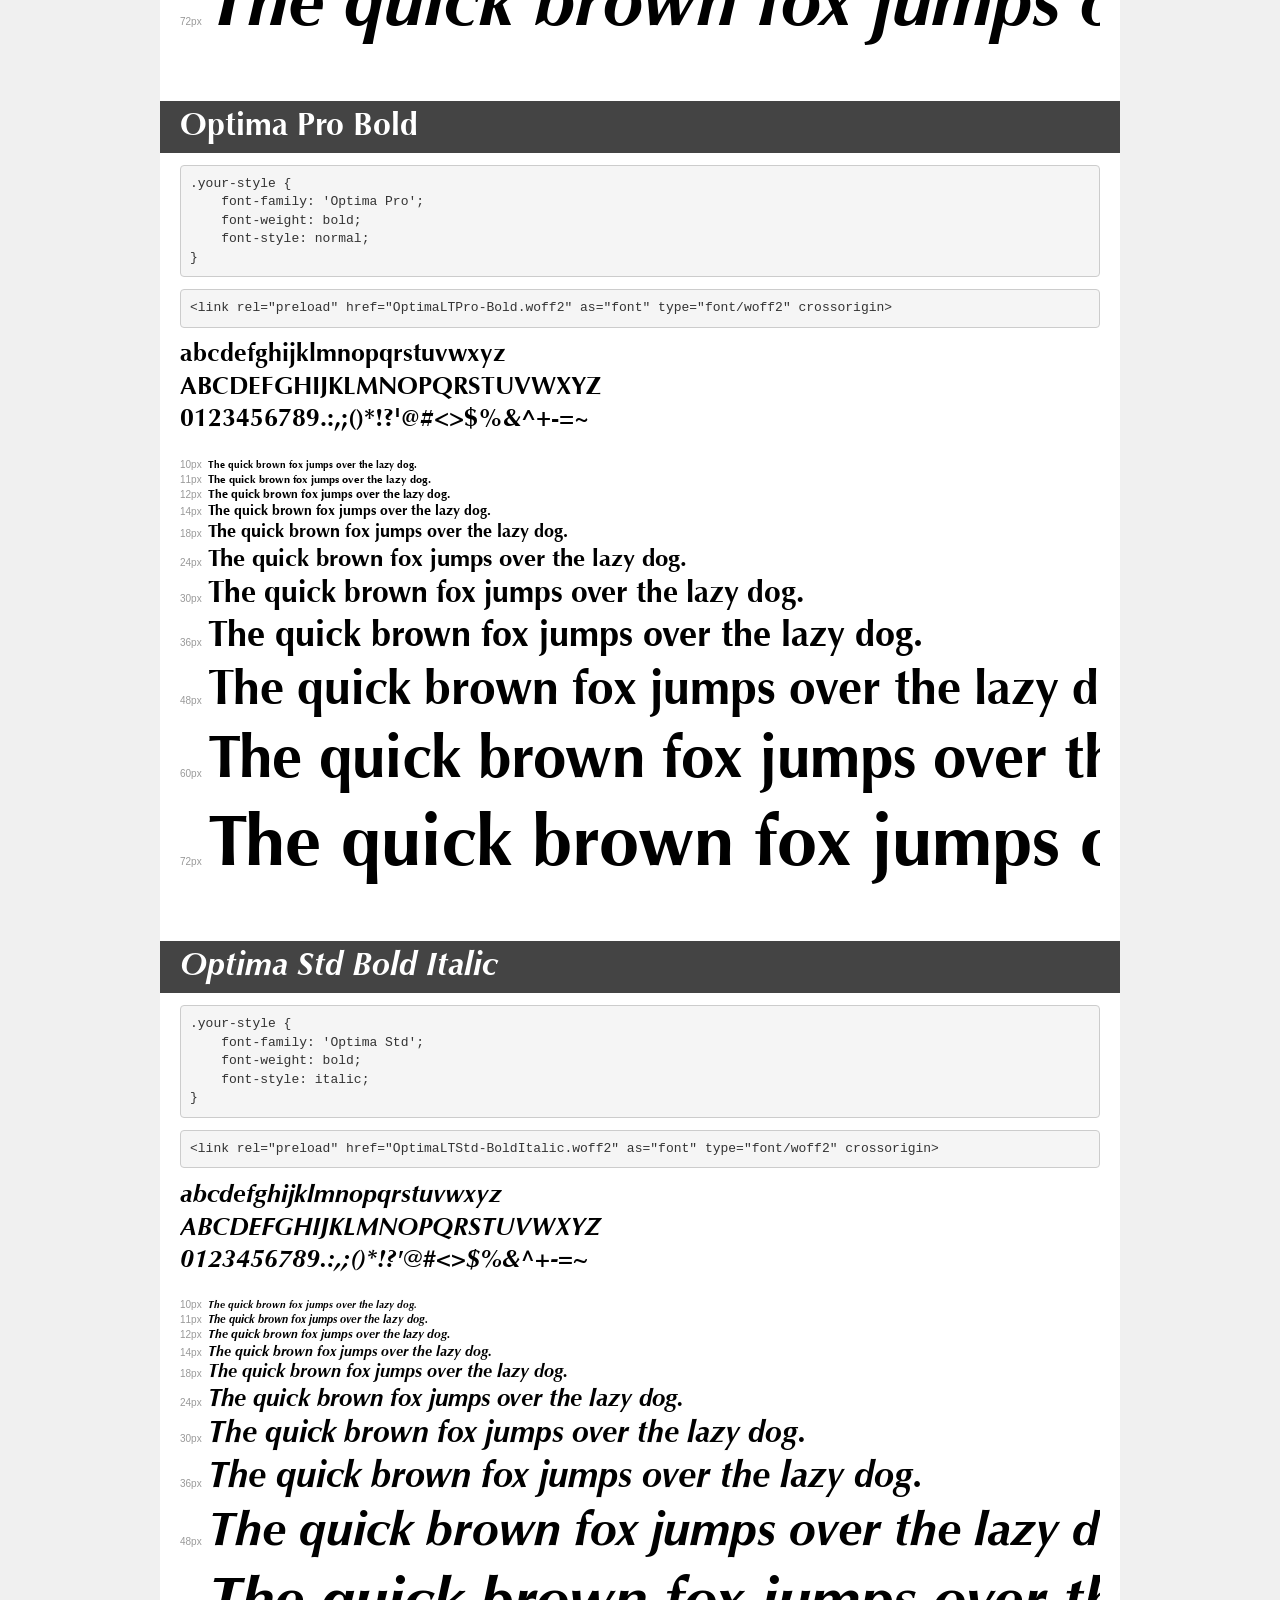
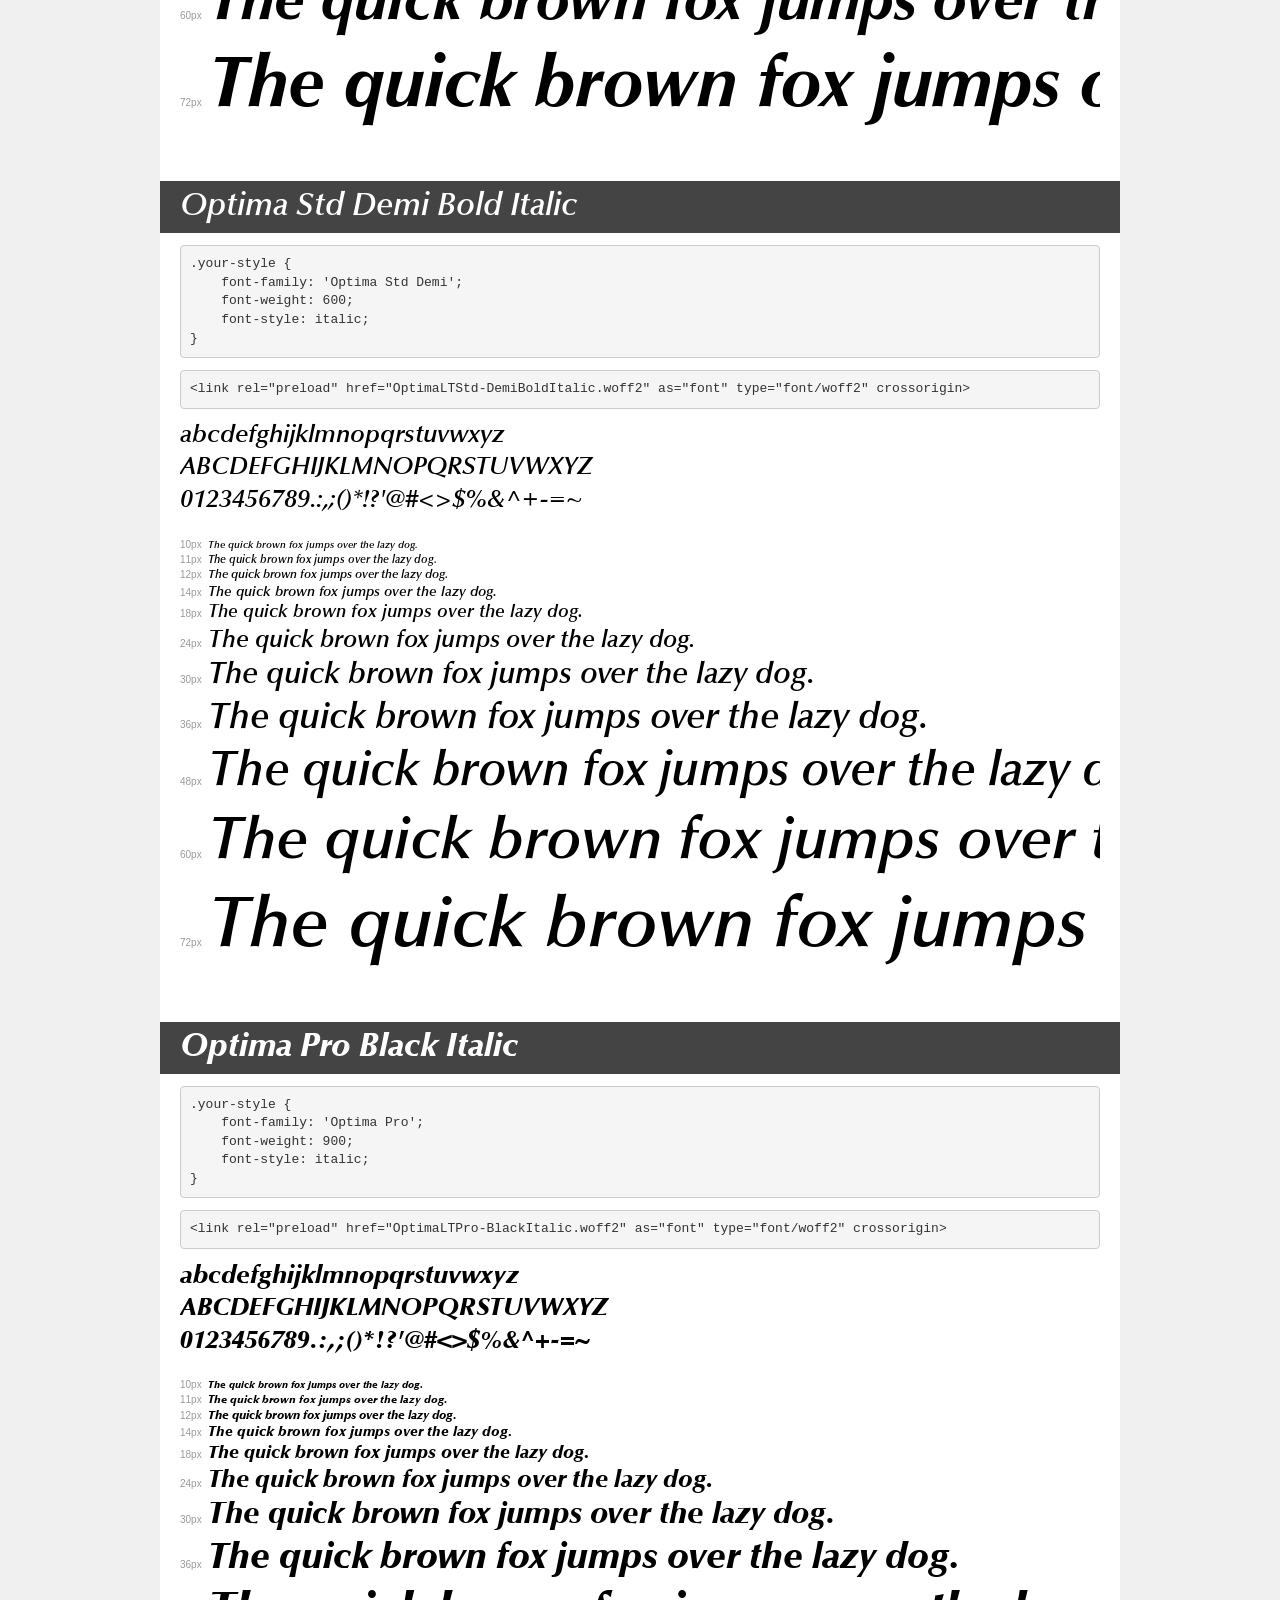
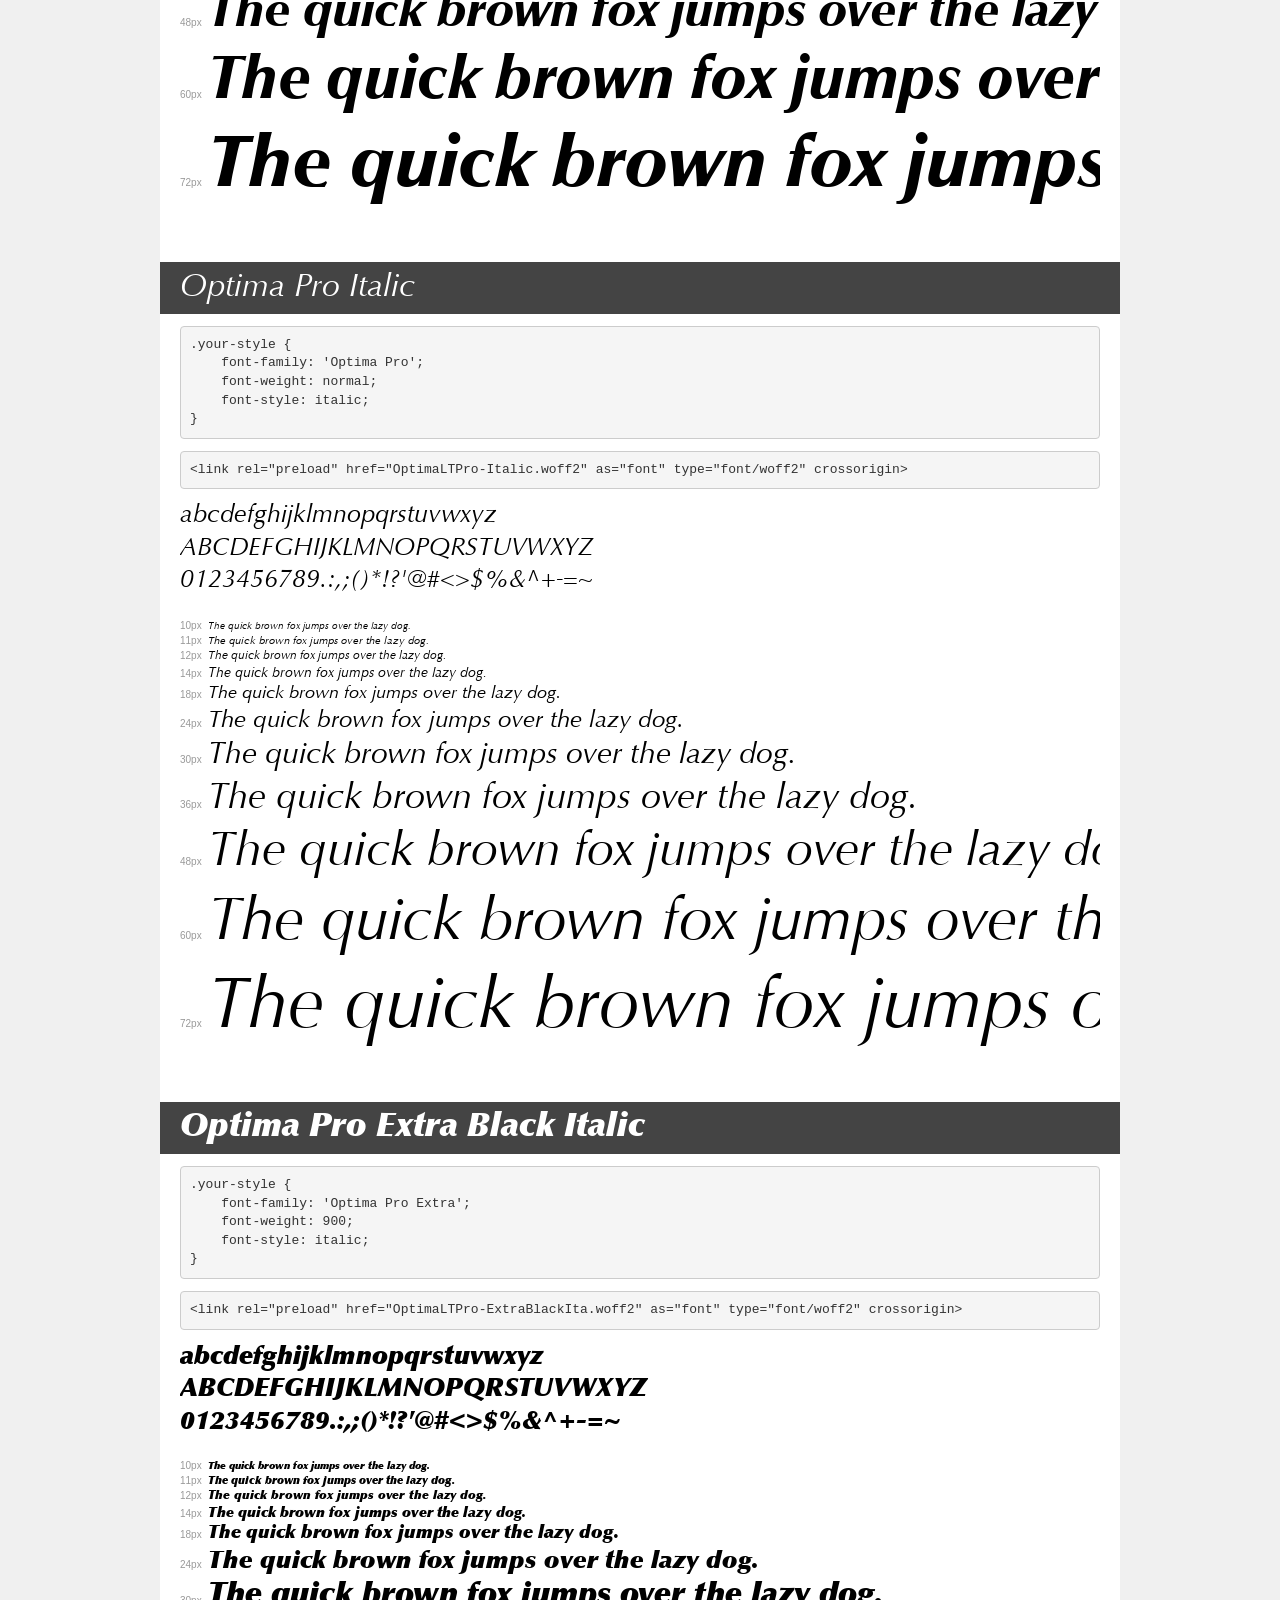
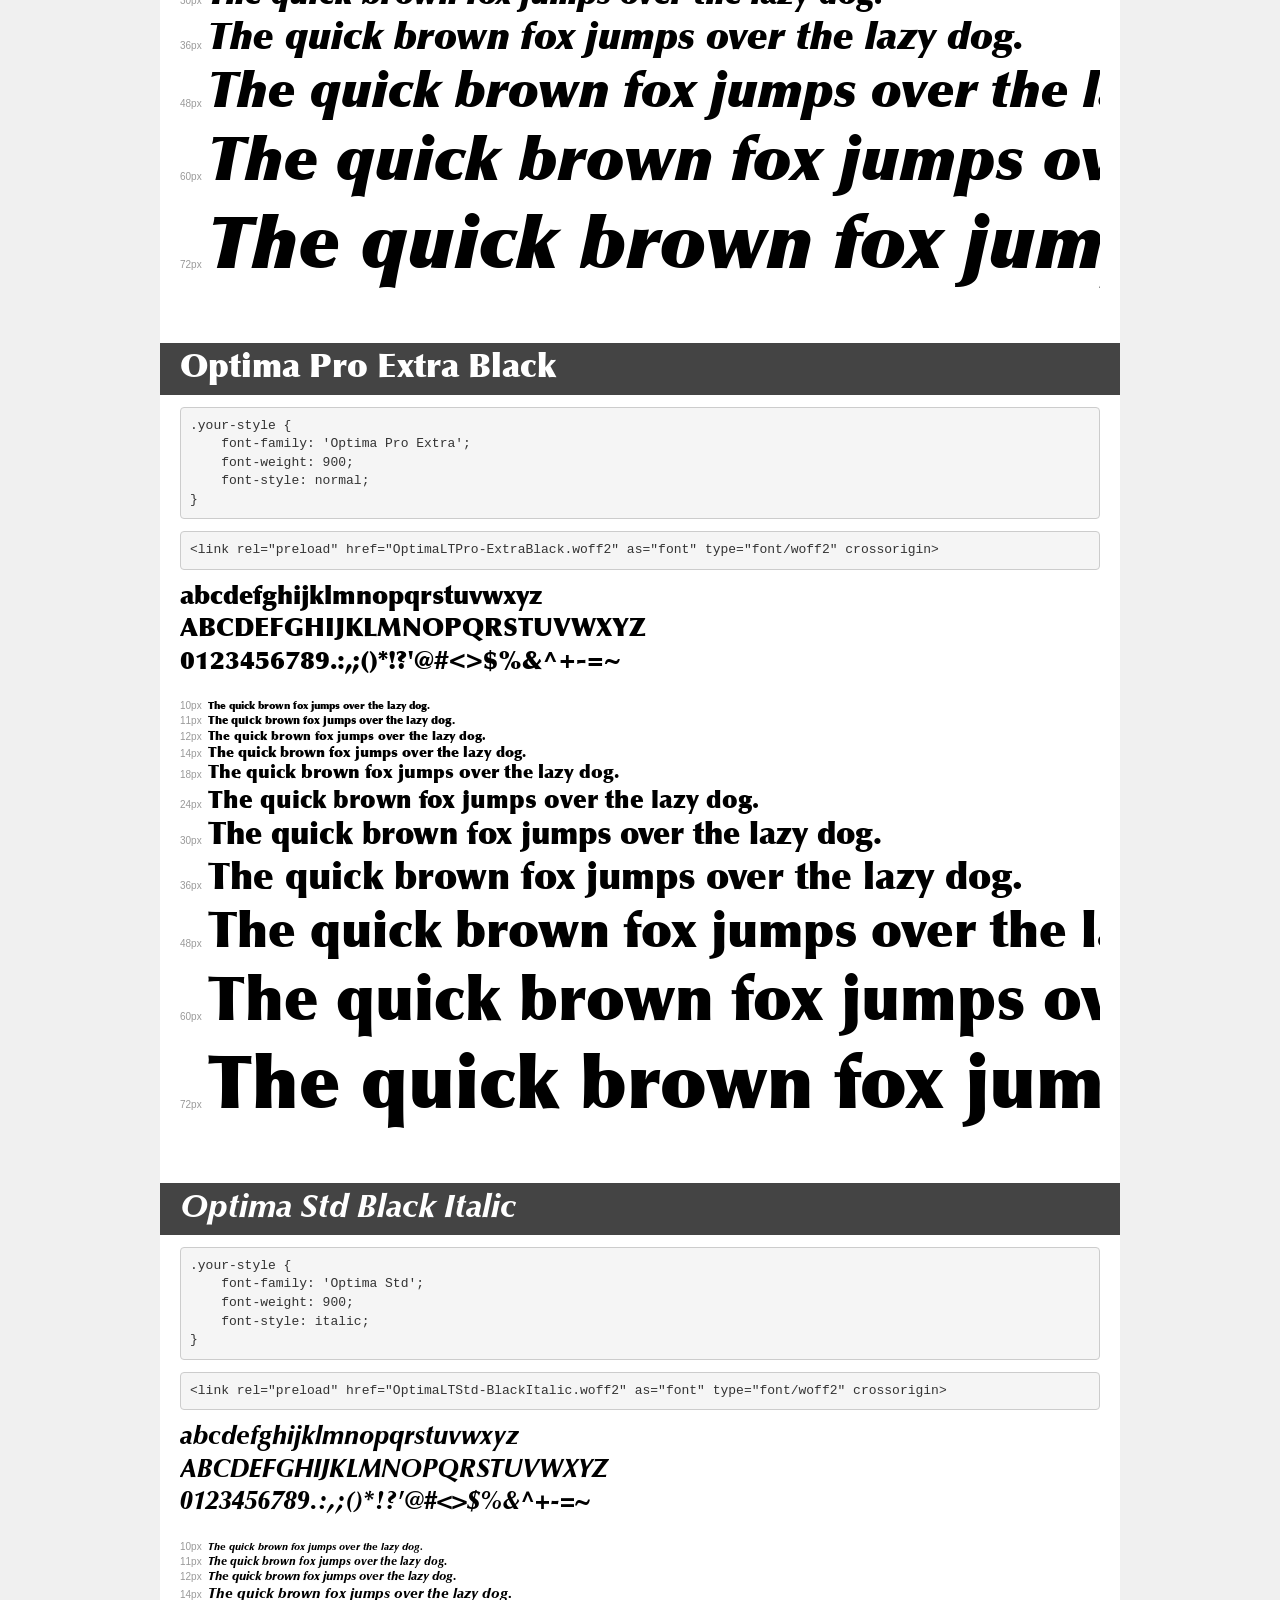
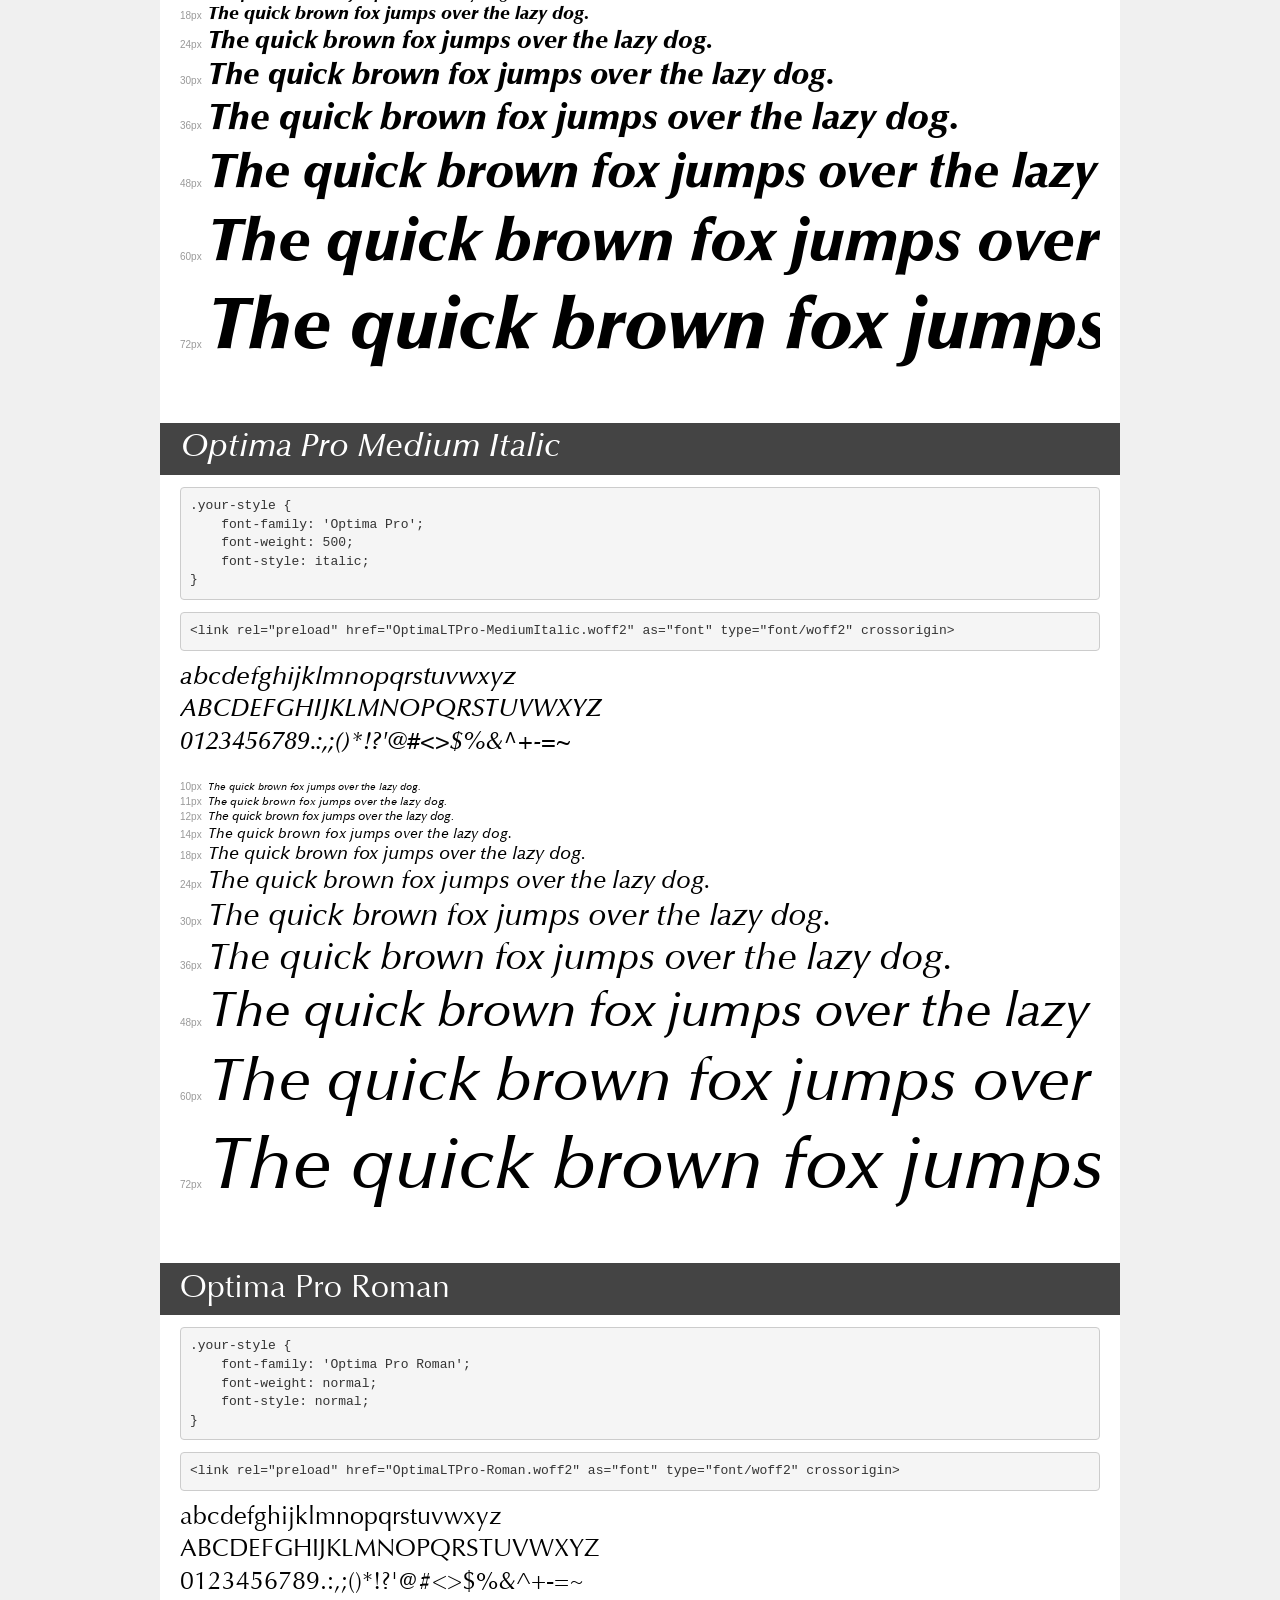
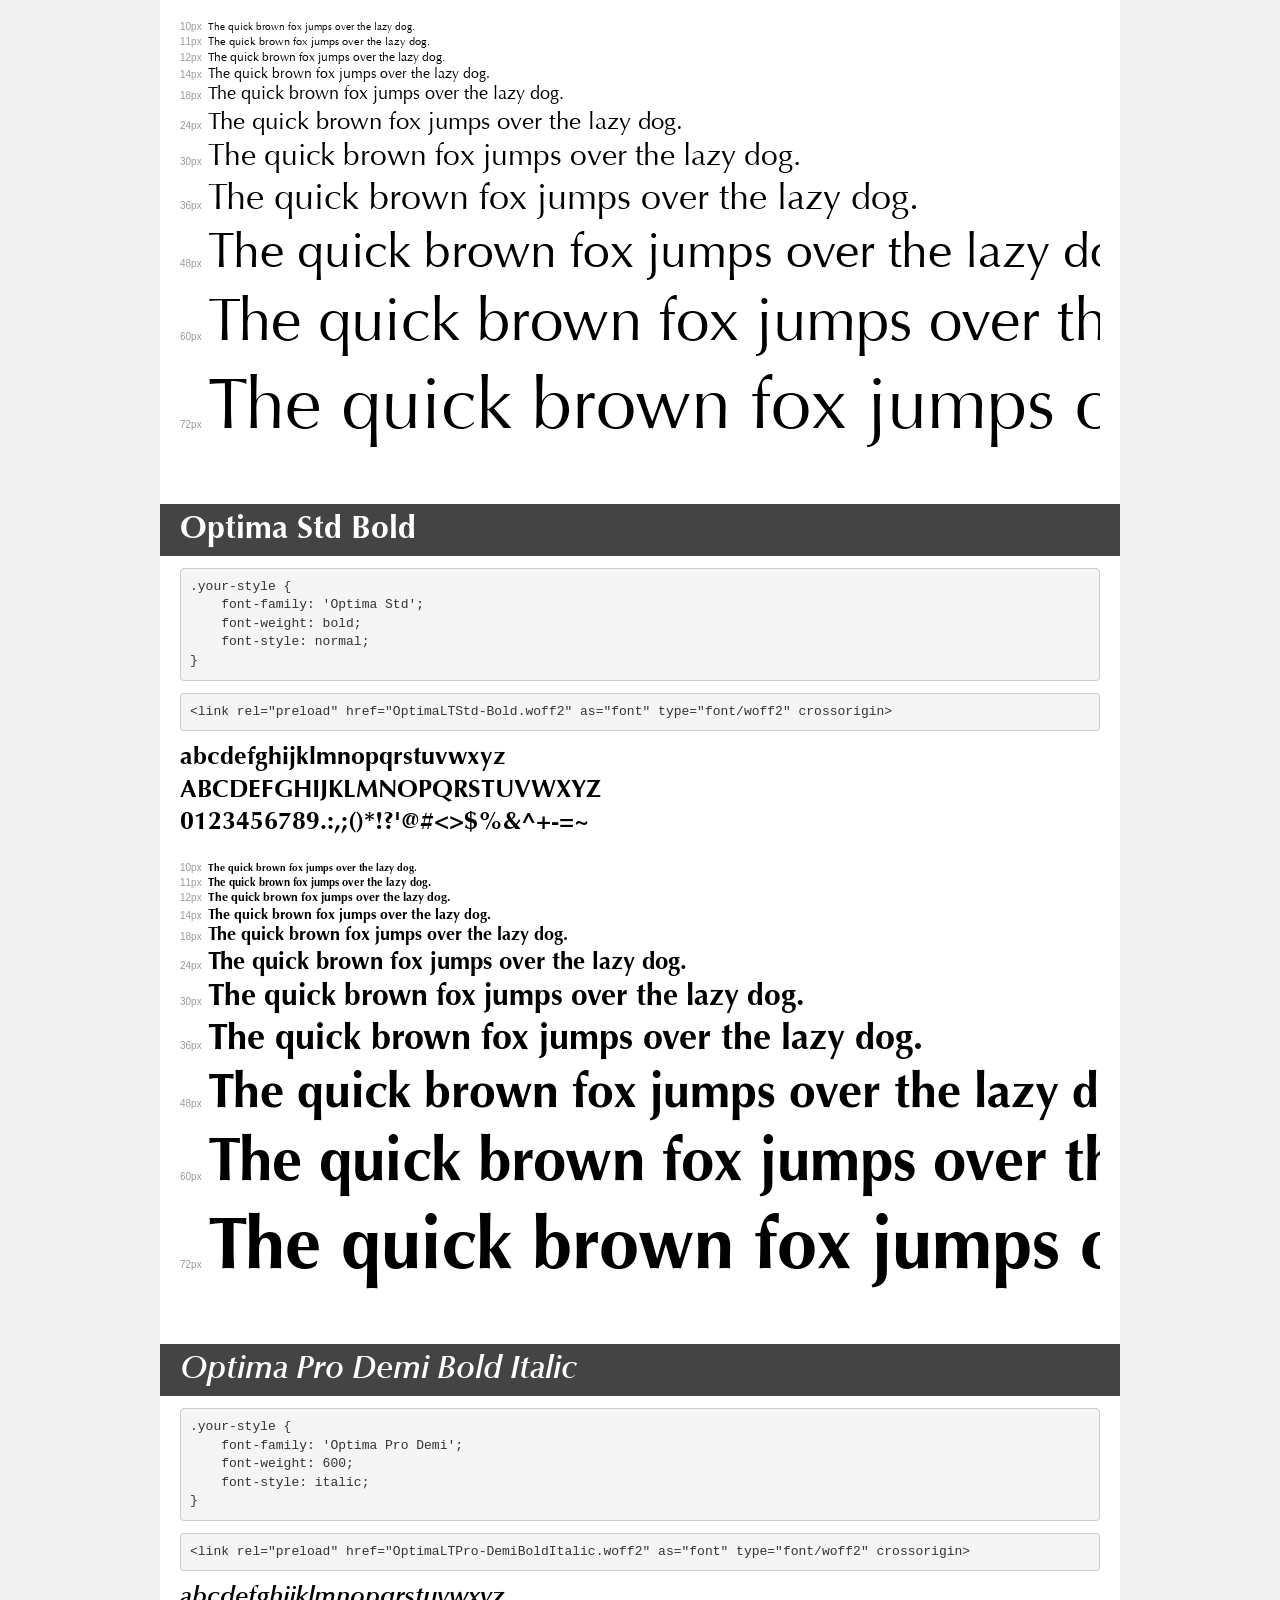
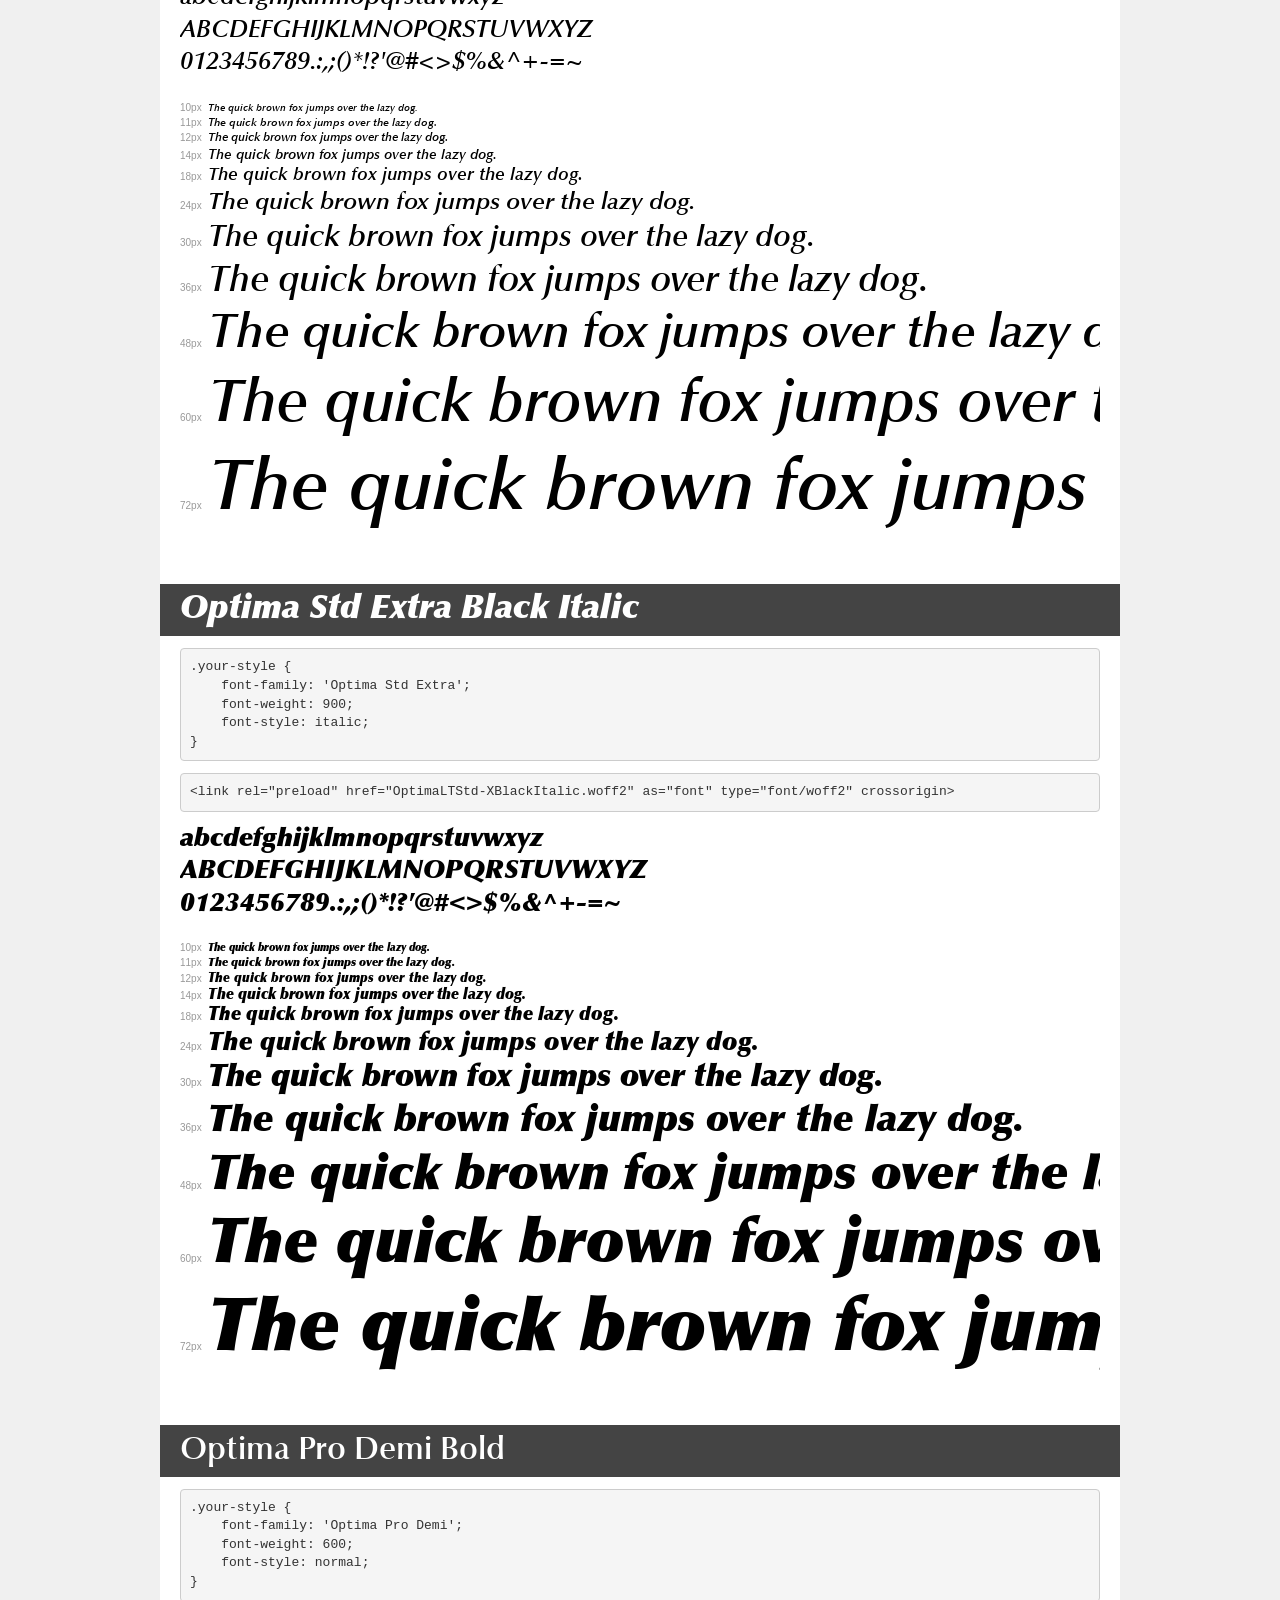
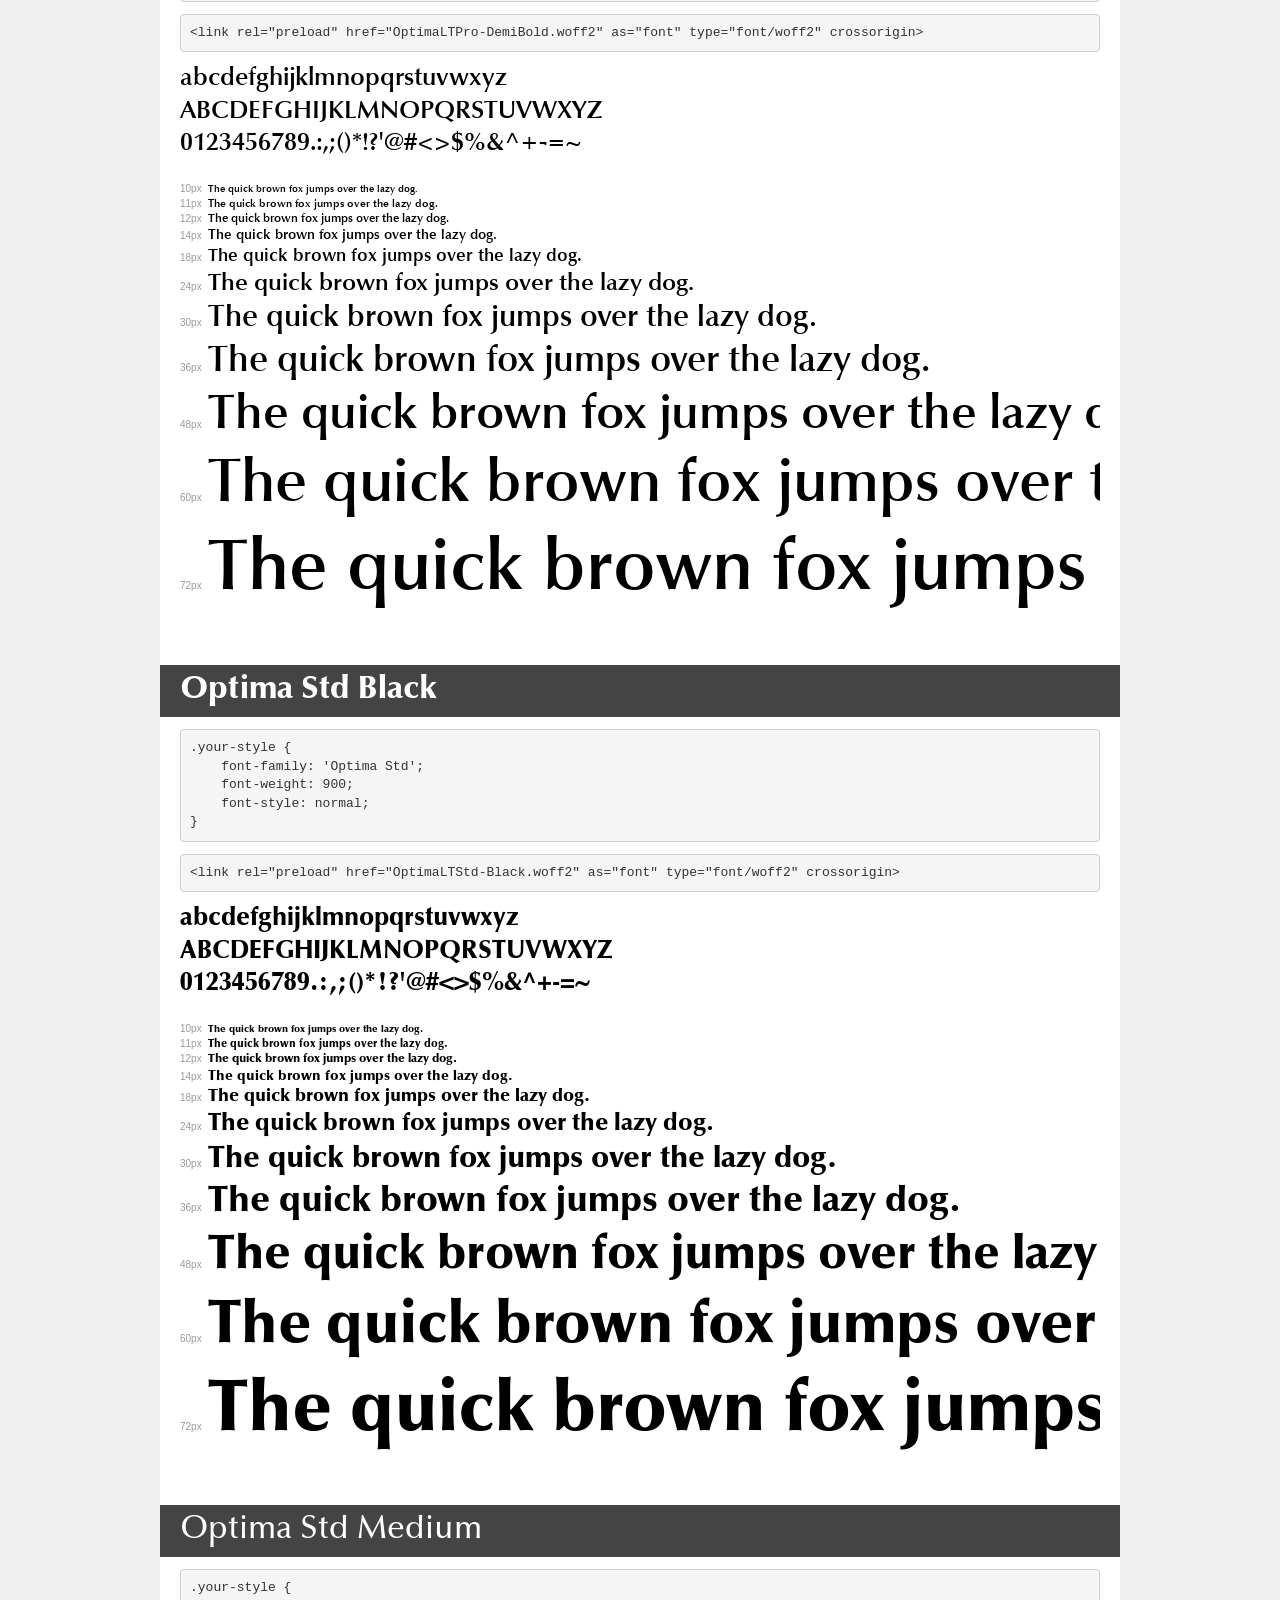
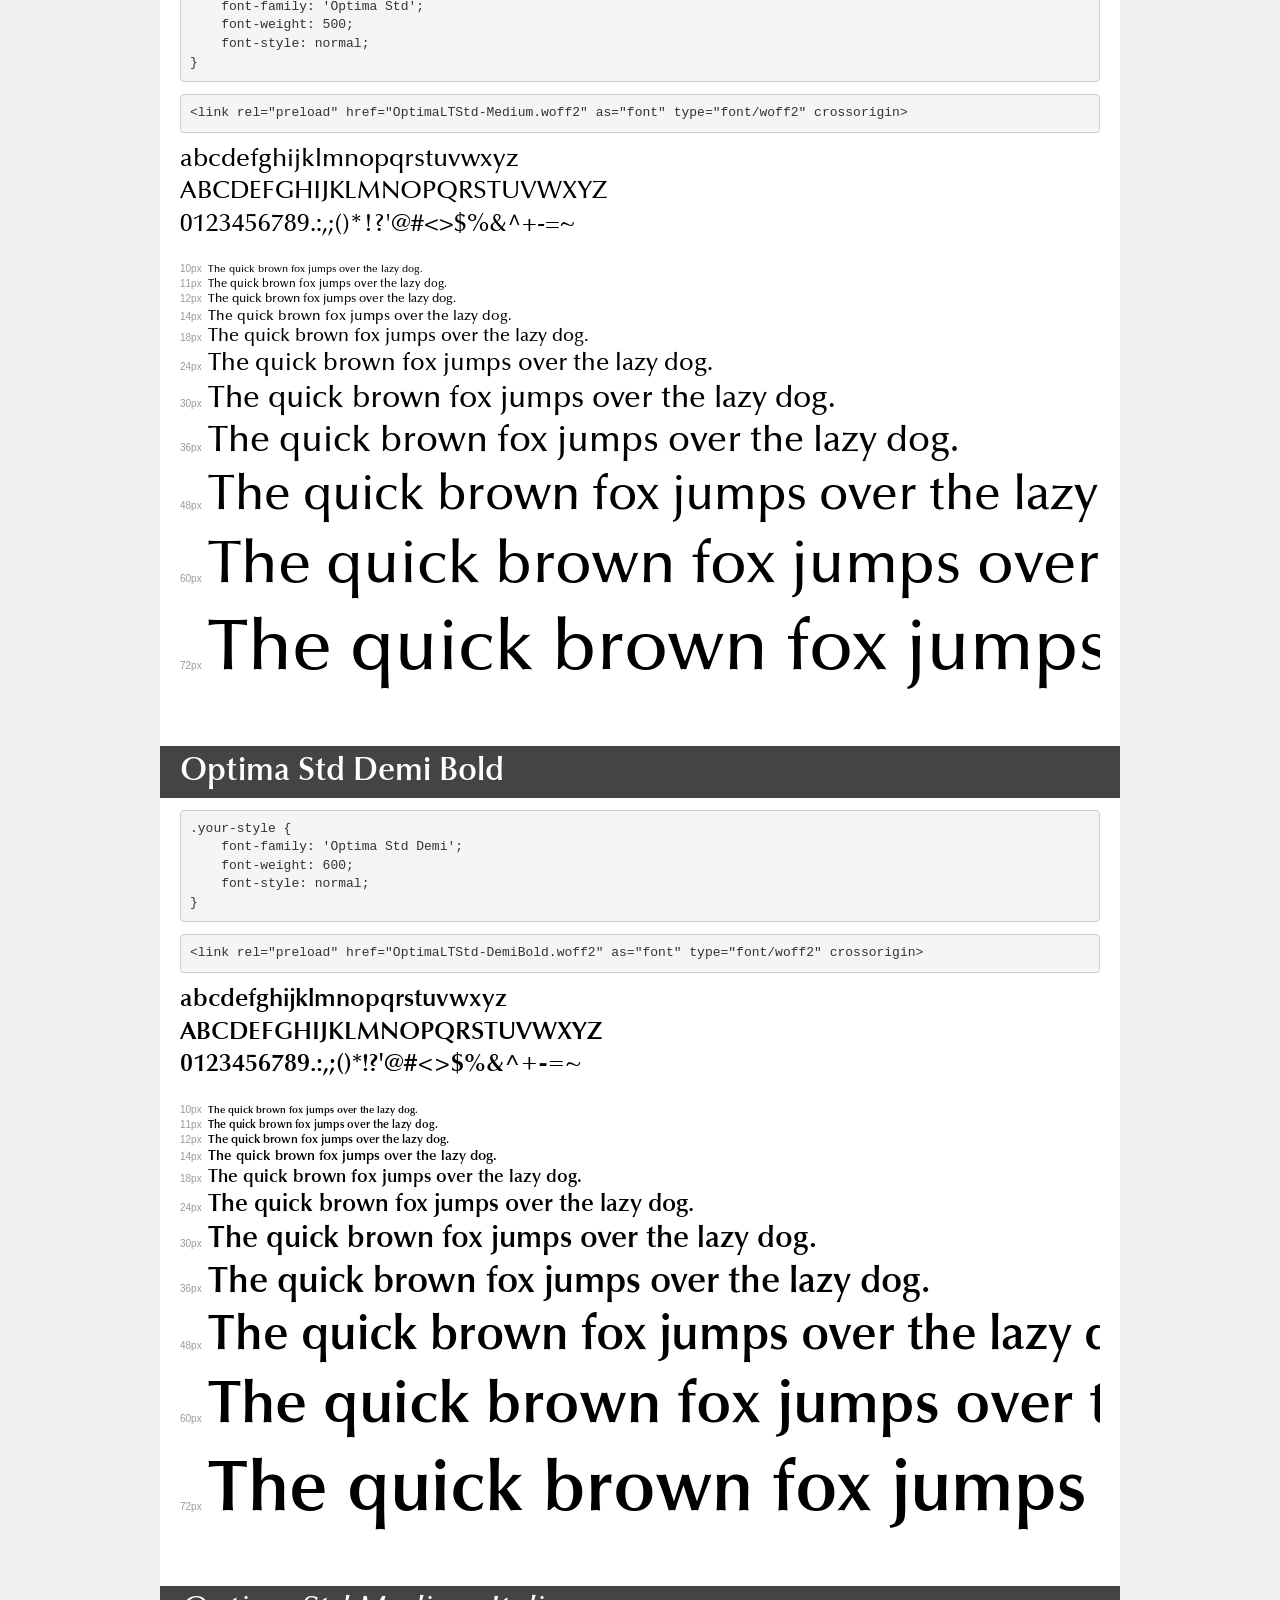
<file: fonts/font/demo.html>
<!DOCTYPE html>
<html lang="en">
<head>
    <meta charset="utf-8">
    <meta http-equiv="X-UA-Compatible" content="IE=edge">
    <meta name="viewport" content="width=device-width, initial-scale=1">
    <meta name="robots" content="noindex, noarchive">
    <meta name="format-detection" content="telephone=no">
    <title>Transfonter demo</title>
    <link href="stylesheet.css" rel="stylesheet">
    <style>
        /*
        http://meyerweb.com/eric/tools/css/reset/
        v2.0 | 20110126
        License: none (public domain)
        */
        html, body, div, span, applet, object, iframe,
        h1, h2, h3, h4, h5, h6, p, blockquote, pre,
        a, abbr, acronym, address, big, cite, code,
        del, dfn, em, img, ins, kbd, q, s, samp,
        small, strike, strong, sub, sup, tt, var,
        b, u, i, center,
        dl, dt, dd, ol, ul, li,
        fieldset, form, label, legend,
        table, caption, tbody, tfoot, thead, tr, th, td,
        article, aside, canvas, details, embed,
        figure, figcaption, footer, header, hgroup,
        menu, nav, output, ruby, section, summary,
        time, mark, audio, video {
            margin: 0;
            padding: 0;
            border: 0;
            font-size: 100%;
            font: inherit;
            vertical-align: baseline;
        }
        /* HTML5 display-role reset for older browsers */
        article, aside, details, figcaption, figure,
        footer, header, hgroup, menu, nav, section {
            display: block;
        }
        body {
            line-height: 1;
        }
        ol, ul {
            list-style: none;
        }
        blockquote, q {
            quotes: none;
        }
        blockquote:before, blockquote:after,
        q:before, q:after {
            content: '';
            content: none;
        }
        table {
            border-collapse: collapse;
            border-spacing: 0;
        }
        /* demo styles */
        body {
            background: #f0f0f0;
            color: #000;
        }
        .page {
            background: #fff;
            width: 920px;
            margin: 0 auto;
            padding: 20px 20px 0 20px;
            overflow: hidden;
        }
        .font-container {
            overflow-x: auto;
            overflow-y: hidden;
            margin-bottom: 40px;
            line-height: 1.3;
            white-space: nowrap;
            padding-bottom: 5px;
        }
        h1 {
            position: relative;
            background: #444;
            font-size: 32px;
            color: #fff;
            padding: 10px 20px;
            margin: 0 -20px 12px -20px;
        }
        .letters {
            font-size: 25px;
            margin-bottom: 20px;
        }
        .s10:before {
            content: '10px';
        }
        .s11:before {
            content: '11px';
        }
        .s12:before {
            content: '12px';
        }
        .s14:before {
            content: '14px';
        }
        .s18:before {
            content: '18px';
        }
        .s24:before {
            content: '24px';
        }
        .s30:before {
            content: '30px';
        }
        .s36:before {
            content: '36px';
        }
        .s48:before {
            content: '48px';
        }
        .s60:before {
            content: '60px';
        }
        .s72:before {
            content: '72px';
        }
        .s10:before, .s11:before, .s12:before, .s14:before,
        .s18:before, .s24:before, .s30:before, .s36:before,
        .s48:before, .s60:before, .s72:before {
            font-family: Arial, sans-serif;
            font-size: 10px;
            font-weight: normal;
            font-style: normal;
            color: #999;
            padding-right: 6px;
        }
        pre {
            display: block;
            padding: 9px;
            margin: 0 0 12px;
            font-family: Monaco, Menlo, Consolas, "Courier New", monospace;
            font-size: 13px;
            line-height: 1.428571429;
            color: #333;
            font-weight: normal;
            font-style: normal;
            background-color: #f5f5f5;
            border: 1px solid #ccc;
            overflow-x: auto;
            border-radius: 4px;
        }
        /* responsive */
        @media (max-width: 959px) {
            .page {
                width: auto;
                margin: 0;
            }
        }
    </style>
</head>
<body>
<div class="page">
    <div class="demo">
        <h1 style="font-family: 'Optima Pro'; font-weight: 500; font-style: normal;">Optima Pro Medium</h1>
        <pre title="Usage">.your-style {
    font-family: 'Optima Pro';
    font-weight: 500;
    font-style: normal;
}</pre>
        <pre title="Preload (optional)">
&lt;link rel=&quot;preload&quot; href=&quot;OptimaLTPro-Medium.woff2&quot; as=&quot;font&quot; type=&quot;font/woff2&quot; crossorigin&gt;</pre>
        <div class="font-container" style="font-family: 'Optima Pro'; font-weight: 500; font-style: normal;">
            <p class="letters">
                abcdefghijklmnopqrstuvwxyz<br>
ABCDEFGHIJKLMNOPQRSTUVWXYZ<br>
                0123456789.:,;()*!?'@#&lt;&gt;$%&^+-=~
            </p>
            <p class="s10" style="font-size: 10px;">The quick brown fox jumps over the lazy dog.</p>
            <p class="s11" style="font-size: 11px;">The quick brown fox jumps over the lazy dog.</p>
            <p class="s12" style="font-size: 12px;">The quick brown fox jumps over the lazy dog.</p>
            <p class="s14" style="font-size: 14px;">The quick brown fox jumps over the lazy dog.</p>
            <p class="s18" style="font-size: 18px;">The quick brown fox jumps over the lazy dog.</p>
            <p class="s24" style="font-size: 24px;">The quick brown fox jumps over the lazy dog.</p>
            <p class="s30" style="font-size: 30px;">The quick brown fox jumps over the lazy dog.</p>
            <p class="s36" style="font-size: 36px;">The quick brown fox jumps over the lazy dog.</p>
            <p class="s48" style="font-size: 48px;">The quick brown fox jumps over the lazy dog.</p>
            <p class="s60" style="font-size: 60px;">The quick brown fox jumps over the lazy dog.</p>
            <p class="s72" style="font-size: 72px;">The quick brown fox jumps over the lazy dog.</p>
        </div>
    </div>

    <div class="demo">
        <h1 style="font-family: 'Optima Pro'; font-weight: bold; font-style: italic;">Optima Pro Bold Italic</h1>
        <pre title="Usage">.your-style {
    font-family: 'Optima Pro';
    font-weight: bold;
    font-style: italic;
}</pre>
        <pre title="Preload (optional)">
&lt;link rel=&quot;preload&quot; href=&quot;OptimaLTPro-BoldItalic.woff2&quot; as=&quot;font&quot; type=&quot;font/woff2&quot; crossorigin&gt;</pre>
        <div class="font-container" style="font-family: 'Optima Pro'; font-weight: bold; font-style: italic;">
            <p class="letters">
                abcdefghijklmnopqrstuvwxyz<br>
ABCDEFGHIJKLMNOPQRSTUVWXYZ<br>
                0123456789.:,;()*!?'@#&lt;&gt;$%&^+-=~
            </p>
            <p class="s10" style="font-size: 10px;">The quick brown fox jumps over the lazy dog.</p>
            <p class="s11" style="font-size: 11px;">The quick brown fox jumps over the lazy dog.</p>
            <p class="s12" style="font-size: 12px;">The quick brown fox jumps over the lazy dog.</p>
            <p class="s14" style="font-size: 14px;">The quick brown fox jumps over the lazy dog.</p>
            <p class="s18" style="font-size: 18px;">The quick brown fox jumps over the lazy dog.</p>
            <p class="s24" style="font-size: 24px;">The quick brown fox jumps over the lazy dog.</p>
            <p class="s30" style="font-size: 30px;">The quick brown fox jumps over the lazy dog.</p>
            <p class="s36" style="font-size: 36px;">The quick brown fox jumps over the lazy dog.</p>
            <p class="s48" style="font-size: 48px;">The quick brown fox jumps over the lazy dog.</p>
            <p class="s60" style="font-size: 60px;">The quick brown fox jumps over the lazy dog.</p>
            <p class="s72" style="font-size: 72px;">The quick brown fox jumps over the lazy dog.</p>
        </div>
    </div>

    <div class="demo">
        <h1 style="font-family: 'Optima Pro'; font-weight: bold; font-style: normal;">Optima Pro Bold</h1>
        <pre title="Usage">.your-style {
    font-family: 'Optima Pro';
    font-weight: bold;
    font-style: normal;
}</pre>
        <pre title="Preload (optional)">
&lt;link rel=&quot;preload&quot; href=&quot;OptimaLTPro-Bold.woff2&quot; as=&quot;font&quot; type=&quot;font/woff2&quot; crossorigin&gt;</pre>
        <div class="font-container" style="font-family: 'Optima Pro'; font-weight: bold; font-style: normal;">
            <p class="letters">
                abcdefghijklmnopqrstuvwxyz<br>
ABCDEFGHIJKLMNOPQRSTUVWXYZ<br>
                0123456789.:,;()*!?'@#&lt;&gt;$%&^+-=~
            </p>
            <p class="s10" style="font-size: 10px;">The quick brown fox jumps over the lazy dog.</p>
            <p class="s11" style="font-size: 11px;">The quick brown fox jumps over the lazy dog.</p>
            <p class="s12" style="font-size: 12px;">The quick brown fox jumps over the lazy dog.</p>
            <p class="s14" style="font-size: 14px;">The quick brown fox jumps over the lazy dog.</p>
            <p class="s18" style="font-size: 18px;">The quick brown fox jumps over the lazy dog.</p>
            <p class="s24" style="font-size: 24px;">The quick brown fox jumps over the lazy dog.</p>
            <p class="s30" style="font-size: 30px;">The quick brown fox jumps over the lazy dog.</p>
            <p class="s36" style="font-size: 36px;">The quick brown fox jumps over the lazy dog.</p>
            <p class="s48" style="font-size: 48px;">The quick brown fox jumps over the lazy dog.</p>
            <p class="s60" style="font-size: 60px;">The quick brown fox jumps over the lazy dog.</p>
            <p class="s72" style="font-size: 72px;">The quick brown fox jumps over the lazy dog.</p>
        </div>
    </div>

    <div class="demo">
        <h1 style="font-family: 'Optima Std'; font-weight: bold; font-style: italic;">Optima Std Bold Italic</h1>
        <pre title="Usage">.your-style {
    font-family: 'Optima Std';
    font-weight: bold;
    font-style: italic;
}</pre>
        <pre title="Preload (optional)">
&lt;link rel=&quot;preload&quot; href=&quot;OptimaLTStd-BoldItalic.woff2&quot; as=&quot;font&quot; type=&quot;font/woff2&quot; crossorigin&gt;</pre>
        <div class="font-container" style="font-family: 'Optima Std'; font-weight: bold; font-style: italic;">
            <p class="letters">
                abcdefghijklmnopqrstuvwxyz<br>
ABCDEFGHIJKLMNOPQRSTUVWXYZ<br>
                0123456789.:,;()*!?'@#&lt;&gt;$%&^+-=~
            </p>
            <p class="s10" style="font-size: 10px;">The quick brown fox jumps over the lazy dog.</p>
            <p class="s11" style="font-size: 11px;">The quick brown fox jumps over the lazy dog.</p>
            <p class="s12" style="font-size: 12px;">The quick brown fox jumps over the lazy dog.</p>
            <p class="s14" style="font-size: 14px;">The quick brown fox jumps over the lazy dog.</p>
            <p class="s18" style="font-size: 18px;">The quick brown fox jumps over the lazy dog.</p>
            <p class="s24" style="font-size: 24px;">The quick brown fox jumps over the lazy dog.</p>
            <p class="s30" style="font-size: 30px;">The quick brown fox jumps over the lazy dog.</p>
            <p class="s36" style="font-size: 36px;">The quick brown fox jumps over the lazy dog.</p>
            <p class="s48" style="font-size: 48px;">The quick brown fox jumps over the lazy dog.</p>
            <p class="s60" style="font-size: 60px;">The quick brown fox jumps over the lazy dog.</p>
            <p class="s72" style="font-size: 72px;">The quick brown fox jumps over the lazy dog.</p>
        </div>
    </div>

    <div class="demo">
        <h1 style="font-family: 'Optima Std Demi'; font-weight: 600; font-style: italic;">Optima Std Demi Bold Italic</h1>
        <pre title="Usage">.your-style {
    font-family: 'Optima Std Demi';
    font-weight: 600;
    font-style: italic;
}</pre>
        <pre title="Preload (optional)">
&lt;link rel=&quot;preload&quot; href=&quot;OptimaLTStd-DemiBoldItalic.woff2&quot; as=&quot;font&quot; type=&quot;font/woff2&quot; crossorigin&gt;</pre>
        <div class="font-container" style="font-family: 'Optima Std Demi'; font-weight: 600; font-style: italic;">
            <p class="letters">
                abcdefghijklmnopqrstuvwxyz<br>
ABCDEFGHIJKLMNOPQRSTUVWXYZ<br>
                0123456789.:,;()*!?'@#&lt;&gt;$%&^+-=~
            </p>
            <p class="s10" style="font-size: 10px;">The quick brown fox jumps over the lazy dog.</p>
            <p class="s11" style="font-size: 11px;">The quick brown fox jumps over the lazy dog.</p>
            <p class="s12" style="font-size: 12px;">The quick brown fox jumps over the lazy dog.</p>
            <p class="s14" style="font-size: 14px;">The quick brown fox jumps over the lazy dog.</p>
            <p class="s18" style="font-size: 18px;">The quick brown fox jumps over the lazy dog.</p>
            <p class="s24" style="font-size: 24px;">The quick brown fox jumps over the lazy dog.</p>
            <p class="s30" style="font-size: 30px;">The quick brown fox jumps over the lazy dog.</p>
            <p class="s36" style="font-size: 36px;">The quick brown fox jumps over the lazy dog.</p>
            <p class="s48" style="font-size: 48px;">The quick brown fox jumps over the lazy dog.</p>
            <p class="s60" style="font-size: 60px;">The quick brown fox jumps over the lazy dog.</p>
            <p class="s72" style="font-size: 72px;">The quick brown fox jumps over the lazy dog.</p>
        </div>
    </div>

    <div class="demo">
        <h1 style="font-family: 'Optima Pro'; font-weight: 900; font-style: italic;">Optima Pro Black Italic</h1>
        <pre title="Usage">.your-style {
    font-family: 'Optima Pro';
    font-weight: 900;
    font-style: italic;
}</pre>
        <pre title="Preload (optional)">
&lt;link rel=&quot;preload&quot; href=&quot;OptimaLTPro-BlackItalic.woff2&quot; as=&quot;font&quot; type=&quot;font/woff2&quot; crossorigin&gt;</pre>
        <div class="font-container" style="font-family: 'Optima Pro'; font-weight: 900; font-style: italic;">
            <p class="letters">
                abcdefghijklmnopqrstuvwxyz<br>
ABCDEFGHIJKLMNOPQRSTUVWXYZ<br>
                0123456789.:,;()*!?'@#&lt;&gt;$%&^+-=~
            </p>
            <p class="s10" style="font-size: 10px;">The quick brown fox jumps over the lazy dog.</p>
            <p class="s11" style="font-size: 11px;">The quick brown fox jumps over the lazy dog.</p>
            <p class="s12" style="font-size: 12px;">The quick brown fox jumps over the lazy dog.</p>
            <p class="s14" style="font-size: 14px;">The quick brown fox jumps over the lazy dog.</p>
            <p class="s18" style="font-size: 18px;">The quick brown fox jumps over the lazy dog.</p>
            <p class="s24" style="font-size: 24px;">The quick brown fox jumps over the lazy dog.</p>
            <p class="s30" style="font-size: 30px;">The quick brown fox jumps over the lazy dog.</p>
            <p class="s36" style="font-size: 36px;">The quick brown fox jumps over the lazy dog.</p>
            <p class="s48" style="font-size: 48px;">The quick brown fox jumps over the lazy dog.</p>
            <p class="s60" style="font-size: 60px;">The quick brown fox jumps over the lazy dog.</p>
            <p class="s72" style="font-size: 72px;">The quick brown fox jumps over the lazy dog.</p>
        </div>
    </div>

    <div class="demo">
        <h1 style="font-family: 'Optima Pro'; font-weight: normal; font-style: italic;">Optima Pro Italic</h1>
        <pre title="Usage">.your-style {
    font-family: 'Optima Pro';
    font-weight: normal;
    font-style: italic;
}</pre>
        <pre title="Preload (optional)">
&lt;link rel=&quot;preload&quot; href=&quot;OptimaLTPro-Italic.woff2&quot; as=&quot;font&quot; type=&quot;font/woff2&quot; crossorigin&gt;</pre>
        <div class="font-container" style="font-family: 'Optima Pro'; font-weight: normal; font-style: italic;">
            <p class="letters">
                abcdefghijklmnopqrstuvwxyz<br>
ABCDEFGHIJKLMNOPQRSTUVWXYZ<br>
                0123456789.:,;()*!?'@#&lt;&gt;$%&^+-=~
            </p>
            <p class="s10" style="font-size: 10px;">The quick brown fox jumps over the lazy dog.</p>
            <p class="s11" style="font-size: 11px;">The quick brown fox jumps over the lazy dog.</p>
            <p class="s12" style="font-size: 12px;">The quick brown fox jumps over the lazy dog.</p>
            <p class="s14" style="font-size: 14px;">The quick brown fox jumps over the lazy dog.</p>
            <p class="s18" style="font-size: 18px;">The quick brown fox jumps over the lazy dog.</p>
            <p class="s24" style="font-size: 24px;">The quick brown fox jumps over the lazy dog.</p>
            <p class="s30" style="font-size: 30px;">The quick brown fox jumps over the lazy dog.</p>
            <p class="s36" style="font-size: 36px;">The quick brown fox jumps over the lazy dog.</p>
            <p class="s48" style="font-size: 48px;">The quick brown fox jumps over the lazy dog.</p>
            <p class="s60" style="font-size: 60px;">The quick brown fox jumps over the lazy dog.</p>
            <p class="s72" style="font-size: 72px;">The quick brown fox jumps over the lazy dog.</p>
        </div>
    </div>

    <div class="demo">
        <h1 style="font-family: 'Optima Pro Extra'; font-weight: 900; font-style: italic;">Optima Pro Extra Black Italic</h1>
        <pre title="Usage">.your-style {
    font-family: 'Optima Pro Extra';
    font-weight: 900;
    font-style: italic;
}</pre>
        <pre title="Preload (optional)">
&lt;link rel=&quot;preload&quot; href=&quot;OptimaLTPro-ExtraBlackIta.woff2&quot; as=&quot;font&quot; type=&quot;font/woff2&quot; crossorigin&gt;</pre>
        <div class="font-container" style="font-family: 'Optima Pro Extra'; font-weight: 900; font-style: italic;">
            <p class="letters">
                abcdefghijklmnopqrstuvwxyz<br>
ABCDEFGHIJKLMNOPQRSTUVWXYZ<br>
                0123456789.:,;()*!?'@#&lt;&gt;$%&^+-=~
            </p>
            <p class="s10" style="font-size: 10px;">The quick brown fox jumps over the lazy dog.</p>
            <p class="s11" style="font-size: 11px;">The quick brown fox jumps over the lazy dog.</p>
            <p class="s12" style="font-size: 12px;">The quick brown fox jumps over the lazy dog.</p>
            <p class="s14" style="font-size: 14px;">The quick brown fox jumps over the lazy dog.</p>
            <p class="s18" style="font-size: 18px;">The quick brown fox jumps over the lazy dog.</p>
            <p class="s24" style="font-size: 24px;">The quick brown fox jumps over the lazy dog.</p>
            <p class="s30" style="font-size: 30px;">The quick brown fox jumps over the lazy dog.</p>
            <p class="s36" style="font-size: 36px;">The quick brown fox jumps over the lazy dog.</p>
            <p class="s48" style="font-size: 48px;">The quick brown fox jumps over the lazy dog.</p>
            <p class="s60" style="font-size: 60px;">The quick brown fox jumps over the lazy dog.</p>
            <p class="s72" style="font-size: 72px;">The quick brown fox jumps over the lazy dog.</p>
        </div>
    </div>

    <div class="demo">
        <h1 style="font-family: 'Optima Pro Extra'; font-weight: 900; font-style: normal;">Optima Pro Extra Black</h1>
        <pre title="Usage">.your-style {
    font-family: 'Optima Pro Extra';
    font-weight: 900;
    font-style: normal;
}</pre>
        <pre title="Preload (optional)">
&lt;link rel=&quot;preload&quot; href=&quot;OptimaLTPro-ExtraBlack.woff2&quot; as=&quot;font&quot; type=&quot;font/woff2&quot; crossorigin&gt;</pre>
        <div class="font-container" style="font-family: 'Optima Pro Extra'; font-weight: 900; font-style: normal;">
            <p class="letters">
                abcdefghijklmnopqrstuvwxyz<br>
ABCDEFGHIJKLMNOPQRSTUVWXYZ<br>
                0123456789.:,;()*!?'@#&lt;&gt;$%&^+-=~
            </p>
            <p class="s10" style="font-size: 10px;">The quick brown fox jumps over the lazy dog.</p>
            <p class="s11" style="font-size: 11px;">The quick brown fox jumps over the lazy dog.</p>
            <p class="s12" style="font-size: 12px;">The quick brown fox jumps over the lazy dog.</p>
            <p class="s14" style="font-size: 14px;">The quick brown fox jumps over the lazy dog.</p>
            <p class="s18" style="font-size: 18px;">The quick brown fox jumps over the lazy dog.</p>
            <p class="s24" style="font-size: 24px;">The quick brown fox jumps over the lazy dog.</p>
            <p class="s30" style="font-size: 30px;">The quick brown fox jumps over the lazy dog.</p>
            <p class="s36" style="font-size: 36px;">The quick brown fox jumps over the lazy dog.</p>
            <p class="s48" style="font-size: 48px;">The quick brown fox jumps over the lazy dog.</p>
            <p class="s60" style="font-size: 60px;">The quick brown fox jumps over the lazy dog.</p>
            <p class="s72" style="font-size: 72px;">The quick brown fox jumps over the lazy dog.</p>
        </div>
    </div>

    <div class="demo">
        <h1 style="font-family: 'Optima Std'; font-weight: 900; font-style: italic;">Optima Std Black Italic</h1>
        <pre title="Usage">.your-style {
    font-family: 'Optima Std';
    font-weight: 900;
    font-style: italic;
}</pre>
        <pre title="Preload (optional)">
&lt;link rel=&quot;preload&quot; href=&quot;OptimaLTStd-BlackItalic.woff2&quot; as=&quot;font&quot; type=&quot;font/woff2&quot; crossorigin&gt;</pre>
        <div class="font-container" style="font-family: 'Optima Std'; font-weight: 900; font-style: italic;">
            <p class="letters">
                abcdefghijklmnopqrstuvwxyz<br>
ABCDEFGHIJKLMNOPQRSTUVWXYZ<br>
                0123456789.:,;()*!?'@#&lt;&gt;$%&^+-=~
            </p>
            <p class="s10" style="font-size: 10px;">The quick brown fox jumps over the lazy dog.</p>
            <p class="s11" style="font-size: 11px;">The quick brown fox jumps over the lazy dog.</p>
            <p class="s12" style="font-size: 12px;">The quick brown fox jumps over the lazy dog.</p>
            <p class="s14" style="font-size: 14px;">The quick brown fox jumps over the lazy dog.</p>
            <p class="s18" style="font-size: 18px;">The quick brown fox jumps over the lazy dog.</p>
            <p class="s24" style="font-size: 24px;">The quick brown fox jumps over the lazy dog.</p>
            <p class="s30" style="font-size: 30px;">The quick brown fox jumps over the lazy dog.</p>
            <p class="s36" style="font-size: 36px;">The quick brown fox jumps over the lazy dog.</p>
            <p class="s48" style="font-size: 48px;">The quick brown fox jumps over the lazy dog.</p>
            <p class="s60" style="font-size: 60px;">The quick brown fox jumps over the lazy dog.</p>
            <p class="s72" style="font-size: 72px;">The quick brown fox jumps over the lazy dog.</p>
        </div>
    </div>

    <div class="demo">
        <h1 style="font-family: 'Optima Pro'; font-weight: 500; font-style: italic;">Optima Pro Medium Italic</h1>
        <pre title="Usage">.your-style {
    font-family: 'Optima Pro';
    font-weight: 500;
    font-style: italic;
}</pre>
        <pre title="Preload (optional)">
&lt;link rel=&quot;preload&quot; href=&quot;OptimaLTPro-MediumItalic.woff2&quot; as=&quot;font&quot; type=&quot;font/woff2&quot; crossorigin&gt;</pre>
        <div class="font-container" style="font-family: 'Optima Pro'; font-weight: 500; font-style: italic;">
            <p class="letters">
                abcdefghijklmnopqrstuvwxyz<br>
ABCDEFGHIJKLMNOPQRSTUVWXYZ<br>
                0123456789.:,;()*!?'@#&lt;&gt;$%&^+-=~
            </p>
            <p class="s10" style="font-size: 10px;">The quick brown fox jumps over the lazy dog.</p>
            <p class="s11" style="font-size: 11px;">The quick brown fox jumps over the lazy dog.</p>
            <p class="s12" style="font-size: 12px;">The quick brown fox jumps over the lazy dog.</p>
            <p class="s14" style="font-size: 14px;">The quick brown fox jumps over the lazy dog.</p>
            <p class="s18" style="font-size: 18px;">The quick brown fox jumps over the lazy dog.</p>
            <p class="s24" style="font-size: 24px;">The quick brown fox jumps over the lazy dog.</p>
            <p class="s30" style="font-size: 30px;">The quick brown fox jumps over the lazy dog.</p>
            <p class="s36" style="font-size: 36px;">The quick brown fox jumps over the lazy dog.</p>
            <p class="s48" style="font-size: 48px;">The quick brown fox jumps over the lazy dog.</p>
            <p class="s60" style="font-size: 60px;">The quick brown fox jumps over the lazy dog.</p>
            <p class="s72" style="font-size: 72px;">The quick brown fox jumps over the lazy dog.</p>
        </div>
    </div>

    <div class="demo">
        <h1 style="font-family: 'Optima Pro Roman'; font-weight: normal; font-style: normal;">Optima Pro Roman</h1>
        <pre title="Usage">.your-style {
    font-family: 'Optima Pro Roman';
    font-weight: normal;
    font-style: normal;
}</pre>
        <pre title="Preload (optional)">
&lt;link rel=&quot;preload&quot; href=&quot;OptimaLTPro-Roman.woff2&quot; as=&quot;font&quot; type=&quot;font/woff2&quot; crossorigin&gt;</pre>
        <div class="font-container" style="font-family: 'Optima Pro Roman'; font-weight: normal; font-style: normal;">
            <p class="letters">
                abcdefghijklmnopqrstuvwxyz<br>
ABCDEFGHIJKLMNOPQRSTUVWXYZ<br>
                0123456789.:,;()*!?'@#&lt;&gt;$%&^+-=~
            </p>
            <p class="s10" style="font-size: 10px;">The quick brown fox jumps over the lazy dog.</p>
            <p class="s11" style="font-size: 11px;">The quick brown fox jumps over the lazy dog.</p>
            <p class="s12" style="font-size: 12px;">The quick brown fox jumps over the lazy dog.</p>
            <p class="s14" style="font-size: 14px;">The quick brown fox jumps over the lazy dog.</p>
            <p class="s18" style="font-size: 18px;">The quick brown fox jumps over the lazy dog.</p>
            <p class="s24" style="font-size: 24px;">The quick brown fox jumps over the lazy dog.</p>
            <p class="s30" style="font-size: 30px;">The quick brown fox jumps over the lazy dog.</p>
            <p class="s36" style="font-size: 36px;">The quick brown fox jumps over the lazy dog.</p>
            <p class="s48" style="font-size: 48px;">The quick brown fox jumps over the lazy dog.</p>
            <p class="s60" style="font-size: 60px;">The quick brown fox jumps over the lazy dog.</p>
            <p class="s72" style="font-size: 72px;">The quick brown fox jumps over the lazy dog.</p>
        </div>
    </div>

    <div class="demo">
        <h1 style="font-family: 'Optima Std'; font-weight: bold; font-style: normal;">Optima Std Bold</h1>
        <pre title="Usage">.your-style {
    font-family: 'Optima Std';
    font-weight: bold;
    font-style: normal;
}</pre>
        <pre title="Preload (optional)">
&lt;link rel=&quot;preload&quot; href=&quot;OptimaLTStd-Bold.woff2&quot; as=&quot;font&quot; type=&quot;font/woff2&quot; crossorigin&gt;</pre>
        <div class="font-container" style="font-family: 'Optima Std'; font-weight: bold; font-style: normal;">
            <p class="letters">
                abcdefghijklmnopqrstuvwxyz<br>
ABCDEFGHIJKLMNOPQRSTUVWXYZ<br>
                0123456789.:,;()*!?'@#&lt;&gt;$%&^+-=~
            </p>
            <p class="s10" style="font-size: 10px;">The quick brown fox jumps over the lazy dog.</p>
            <p class="s11" style="font-size: 11px;">The quick brown fox jumps over the lazy dog.</p>
            <p class="s12" style="font-size: 12px;">The quick brown fox jumps over the lazy dog.</p>
            <p class="s14" style="font-size: 14px;">The quick brown fox jumps over the lazy dog.</p>
            <p class="s18" style="font-size: 18px;">The quick brown fox jumps over the lazy dog.</p>
            <p class="s24" style="font-size: 24px;">The quick brown fox jumps over the lazy dog.</p>
            <p class="s30" style="font-size: 30px;">The quick brown fox jumps over the lazy dog.</p>
            <p class="s36" style="font-size: 36px;">The quick brown fox jumps over the lazy dog.</p>
            <p class="s48" style="font-size: 48px;">The quick brown fox jumps over the lazy dog.</p>
            <p class="s60" style="font-size: 60px;">The quick brown fox jumps over the lazy dog.</p>
            <p class="s72" style="font-size: 72px;">The quick brown fox jumps over the lazy dog.</p>
        </div>
    </div>

    <div class="demo">
        <h1 style="font-family: 'Optima Pro Demi'; font-weight: 600; font-style: italic;">Optima Pro Demi Bold Italic</h1>
        <pre title="Usage">.your-style {
    font-family: 'Optima Pro Demi';
    font-weight: 600;
    font-style: italic;
}</pre>
        <pre title="Preload (optional)">
&lt;link rel=&quot;preload&quot; href=&quot;OptimaLTPro-DemiBoldItalic.woff2&quot; as=&quot;font&quot; type=&quot;font/woff2&quot; crossorigin&gt;</pre>
        <div class="font-container" style="font-family: 'Optima Pro Demi'; font-weight: 600; font-style: italic;">
            <p class="letters">
                abcdefghijklmnopqrstuvwxyz<br>
ABCDEFGHIJKLMNOPQRSTUVWXYZ<br>
                0123456789.:,;()*!?'@#&lt;&gt;$%&^+-=~
            </p>
            <p class="s10" style="font-size: 10px;">The quick brown fox jumps over the lazy dog.</p>
            <p class="s11" style="font-size: 11px;">The quick brown fox jumps over the lazy dog.</p>
            <p class="s12" style="font-size: 12px;">The quick brown fox jumps over the lazy dog.</p>
            <p class="s14" style="font-size: 14px;">The quick brown fox jumps over the lazy dog.</p>
            <p class="s18" style="font-size: 18px;">The quick brown fox jumps over the lazy dog.</p>
            <p class="s24" style="font-size: 24px;">The quick brown fox jumps over the lazy dog.</p>
            <p class="s30" style="font-size: 30px;">The quick brown fox jumps over the lazy dog.</p>
            <p class="s36" style="font-size: 36px;">The quick brown fox jumps over the lazy dog.</p>
            <p class="s48" style="font-size: 48px;">The quick brown fox jumps over the lazy dog.</p>
            <p class="s60" style="font-size: 60px;">The quick brown fox jumps over the lazy dog.</p>
            <p class="s72" style="font-size: 72px;">The quick brown fox jumps over the lazy dog.</p>
        </div>
    </div>

    <div class="demo">
        <h1 style="font-family: 'Optima Std Extra'; font-weight: 900; font-style: italic;">Optima Std Extra Black Italic</h1>
        <pre title="Usage">.your-style {
    font-family: 'Optima Std Extra';
    font-weight: 900;
    font-style: italic;
}</pre>
        <pre title="Preload (optional)">
&lt;link rel=&quot;preload&quot; href=&quot;OptimaLTStd-XBlackItalic.woff2&quot; as=&quot;font&quot; type=&quot;font/woff2&quot; crossorigin&gt;</pre>
        <div class="font-container" style="font-family: 'Optima Std Extra'; font-weight: 900; font-style: italic;">
            <p class="letters">
                abcdefghijklmnopqrstuvwxyz<br>
ABCDEFGHIJKLMNOPQRSTUVWXYZ<br>
                0123456789.:,;()*!?'@#&lt;&gt;$%&^+-=~
            </p>
            <p class="s10" style="font-size: 10px;">The quick brown fox jumps over the lazy dog.</p>
            <p class="s11" style="font-size: 11px;">The quick brown fox jumps over the lazy dog.</p>
            <p class="s12" style="font-size: 12px;">The quick brown fox jumps over the lazy dog.</p>
            <p class="s14" style="font-size: 14px;">The quick brown fox jumps over the lazy dog.</p>
            <p class="s18" style="font-size: 18px;">The quick brown fox jumps over the lazy dog.</p>
            <p class="s24" style="font-size: 24px;">The quick brown fox jumps over the lazy dog.</p>
            <p class="s30" style="font-size: 30px;">The quick brown fox jumps over the lazy dog.</p>
            <p class="s36" style="font-size: 36px;">The quick brown fox jumps over the lazy dog.</p>
            <p class="s48" style="font-size: 48px;">The quick brown fox jumps over the lazy dog.</p>
            <p class="s60" style="font-size: 60px;">The quick brown fox jumps over the lazy dog.</p>
            <p class="s72" style="font-size: 72px;">The quick brown fox jumps over the lazy dog.</p>
        </div>
    </div>

    <div class="demo">
        <h1 style="font-family: 'Optima Pro Demi'; font-weight: 600; font-style: normal;">Optima Pro Demi Bold</h1>
        <pre title="Usage">.your-style {
    font-family: 'Optima Pro Demi';
    font-weight: 600;
    font-style: normal;
}</pre>
        <pre title="Preload (optional)">
&lt;link rel=&quot;preload&quot; href=&quot;OptimaLTPro-DemiBold.woff2&quot; as=&quot;font&quot; type=&quot;font/woff2&quot; crossorigin&gt;</pre>
        <div class="font-container" style="font-family: 'Optima Pro Demi'; font-weight: 600; font-style: normal;">
            <p class="letters">
                abcdefghijklmnopqrstuvwxyz<br>
ABCDEFGHIJKLMNOPQRSTUVWXYZ<br>
                0123456789.:,;()*!?'@#&lt;&gt;$%&^+-=~
            </p>
            <p class="s10" style="font-size: 10px;">The quick brown fox jumps over the lazy dog.</p>
            <p class="s11" style="font-size: 11px;">The quick brown fox jumps over the lazy dog.</p>
            <p class="s12" style="font-size: 12px;">The quick brown fox jumps over the lazy dog.</p>
            <p class="s14" style="font-size: 14px;">The quick brown fox jumps over the lazy dog.</p>
            <p class="s18" style="font-size: 18px;">The quick brown fox jumps over the lazy dog.</p>
            <p class="s24" style="font-size: 24px;">The quick brown fox jumps over the lazy dog.</p>
            <p class="s30" style="font-size: 30px;">The quick brown fox jumps over the lazy dog.</p>
            <p class="s36" style="font-size: 36px;">The quick brown fox jumps over the lazy dog.</p>
            <p class="s48" style="font-size: 48px;">The quick brown fox jumps over the lazy dog.</p>
            <p class="s60" style="font-size: 60px;">The quick brown fox jumps over the lazy dog.</p>
            <p class="s72" style="font-size: 72px;">The quick brown fox jumps over the lazy dog.</p>
        </div>
    </div>

    <div class="demo">
        <h1 style="font-family: 'Optima Std'; font-weight: 900; font-style: normal;">Optima Std Black</h1>
        <pre title="Usage">.your-style {
    font-family: 'Optima Std';
    font-weight: 900;
    font-style: normal;
}</pre>
        <pre title="Preload (optional)">
&lt;link rel=&quot;preload&quot; href=&quot;OptimaLTStd-Black.woff2&quot; as=&quot;font&quot; type=&quot;font/woff2&quot; crossorigin&gt;</pre>
        <div class="font-container" style="font-family: 'Optima Std'; font-weight: 900; font-style: normal;">
            <p class="letters">
                abcdefghijklmnopqrstuvwxyz<br>
ABCDEFGHIJKLMNOPQRSTUVWXYZ<br>
                0123456789.:,;()*!?'@#&lt;&gt;$%&^+-=~
            </p>
            <p class="s10" style="font-size: 10px;">The quick brown fox jumps over the lazy dog.</p>
            <p class="s11" style="font-size: 11px;">The quick brown fox jumps over the lazy dog.</p>
            <p class="s12" style="font-size: 12px;">The quick brown fox jumps over the lazy dog.</p>
            <p class="s14" style="font-size: 14px;">The quick brown fox jumps over the lazy dog.</p>
            <p class="s18" style="font-size: 18px;">The quick brown fox jumps over the lazy dog.</p>
            <p class="s24" style="font-size: 24px;">The quick brown fox jumps over the lazy dog.</p>
            <p class="s30" style="font-size: 30px;">The quick brown fox jumps over the lazy dog.</p>
            <p class="s36" style="font-size: 36px;">The quick brown fox jumps over the lazy dog.</p>
            <p class="s48" style="font-size: 48px;">The quick brown fox jumps over the lazy dog.</p>
            <p class="s60" style="font-size: 60px;">The quick brown fox jumps over the lazy dog.</p>
            <p class="s72" style="font-size: 72px;">The quick brown fox jumps over the lazy dog.</p>
        </div>
    </div>

    <div class="demo">
        <h1 style="font-family: 'Optima Std'; font-weight: 500; font-style: normal;">Optima Std Medium</h1>
        <pre title="Usage">.your-style {
    font-family: 'Optima Std';
    font-weight: 500;
    font-style: normal;
}</pre>
        <pre title="Preload (optional)">
&lt;link rel=&quot;preload&quot; href=&quot;OptimaLTStd-Medium.woff2&quot; as=&quot;font&quot; type=&quot;font/woff2&quot; crossorigin&gt;</pre>
        <div class="font-container" style="font-family: 'Optima Std'; font-weight: 500; font-style: normal;">
            <p class="letters">
                abcdefghijklmnopqrstuvwxyz<br>
ABCDEFGHIJKLMNOPQRSTUVWXYZ<br>
                0123456789.:,;()*!?'@#&lt;&gt;$%&^+-=~
            </p>
            <p class="s10" style="font-size: 10px;">The quick brown fox jumps over the lazy dog.</p>
            <p class="s11" style="font-size: 11px;">The quick brown fox jumps over the lazy dog.</p>
            <p class="s12" style="font-size: 12px;">The quick brown fox jumps over the lazy dog.</p>
            <p class="s14" style="font-size: 14px;">The quick brown fox jumps over the lazy dog.</p>
            <p class="s18" style="font-size: 18px;">The quick brown fox jumps over the lazy dog.</p>
            <p class="s24" style="font-size: 24px;">The quick brown fox jumps over the lazy dog.</p>
            <p class="s30" style="font-size: 30px;">The quick brown fox jumps over the lazy dog.</p>
            <p class="s36" style="font-size: 36px;">The quick brown fox jumps over the lazy dog.</p>
            <p class="s48" style="font-size: 48px;">The quick brown fox jumps over the lazy dog.</p>
            <p class="s60" style="font-size: 60px;">The quick brown fox jumps over the lazy dog.</p>
            <p class="s72" style="font-size: 72px;">The quick brown fox jumps over the lazy dog.</p>
        </div>
    </div>

    <div class="demo">
        <h1 style="font-family: 'Optima Std Demi'; font-weight: 600; font-style: normal;">Optima Std Demi Bold</h1>
        <pre title="Usage">.your-style {
    font-family: 'Optima Std Demi';
    font-weight: 600;
    font-style: normal;
}</pre>
        <pre title="Preload (optional)">
&lt;link rel=&quot;preload&quot; href=&quot;OptimaLTStd-DemiBold.woff2&quot; as=&quot;font&quot; type=&quot;font/woff2&quot; crossorigin&gt;</pre>
        <div class="font-container" style="font-family: 'Optima Std Demi'; font-weight: 600; font-style: normal;">
            <p class="letters">
                abcdefghijklmnopqrstuvwxyz<br>
ABCDEFGHIJKLMNOPQRSTUVWXYZ<br>
                0123456789.:,;()*!?'@#&lt;&gt;$%&^+-=~
            </p>
            <p class="s10" style="font-size: 10px;">The quick brown fox jumps over the lazy dog.</p>
            <p class="s11" style="font-size: 11px;">The quick brown fox jumps over the lazy dog.</p>
            <p class="s12" style="font-size: 12px;">The quick brown fox jumps over the lazy dog.</p>
            <p class="s14" style="font-size: 14px;">The quick brown fox jumps over the lazy dog.</p>
            <p class="s18" style="font-size: 18px;">The quick brown fox jumps over the lazy dog.</p>
            <p class="s24" style="font-size: 24px;">The quick brown fox jumps over the lazy dog.</p>
            <p class="s30" style="font-size: 30px;">The quick brown fox jumps over the lazy dog.</p>
            <p class="s36" style="font-size: 36px;">The quick brown fox jumps over the lazy dog.</p>
            <p class="s48" style="font-size: 48px;">The quick brown fox jumps over the lazy dog.</p>
            <p class="s60" style="font-size: 60px;">The quick brown fox jumps over the lazy dog.</p>
            <p class="s72" style="font-size: 72px;">The quick brown fox jumps over the lazy dog.</p>
        </div>
    </div>

    <div class="demo">
        <h1 style="font-family: 'Optima Std'; font-weight: 500; font-style: italic;">Optima Std Medium Italic</h1>
        <pre title="Usage">.your-style {
    font-family: 'Optima Std';
    font-weight: 500;
    font-style: italic;
}</pre>
        <pre title="Preload (optional)">
&lt;link rel=&quot;preload&quot; href=&quot;OptimaLTStd-MediumItalic.woff2&quot; as=&quot;font&quot; type=&quot;font/woff2&quot; crossorigin&gt;</pre>
        <div class="font-container" style="font-family: 'Optima Std'; font-weight: 500; font-style: italic;">
            <p class="letters">
                abcdefghijklmnopqrstuvwxyz<br>
ABCDEFGHIJKLMNOPQRSTUVWXYZ<br>
                0123456789.:,;()*!?'@#&lt;&gt;$%&^+-=~
            </p>
            <p class="s10" style="font-size: 10px;">The quick brown fox jumps over the lazy dog.</p>
            <p class="s11" style="font-size: 11px;">The quick brown fox jumps over the lazy dog.</p>
            <p class="s12" style="font-size: 12px;">The quick brown fox jumps over the lazy dog.</p>
            <p class="s14" style="font-size: 14px;">The quick brown fox jumps over the lazy dog.</p>
            <p class="s18" style="font-size: 18px;">The quick brown fox jumps over the lazy dog.</p>
            <p class="s24" style="font-size: 24px;">The quick brown fox jumps over the lazy dog.</p>
            <p class="s30" style="font-size: 30px;">The quick brown fox jumps over the lazy dog.</p>
            <p class="s36" style="font-size: 36px;">The quick brown fox jumps over the lazy dog.</p>
            <p class="s48" style="font-size: 48px;">The quick brown fox jumps over the lazy dog.</p>
            <p class="s60" style="font-size: 60px;">The quick brown fox jumps over the lazy dog.</p>
            <p class="s72" style="font-size: 72px;">The quick brown fox jumps over the lazy dog.</p>
        </div>
    </div>

    <div class="demo">
        <h1 style="font-family: 'Optima Pro'; font-weight: 900; font-style: normal;">Optima Pro Black</h1>
        <pre title="Usage">.your-style {
    font-family: 'Optima Pro';
    font-weight: 900;
    font-style: normal;
}</pre>
        <pre title="Preload (optional)">
&lt;link rel=&quot;preload&quot; href=&quot;OptimaLTPro-Black.woff2&quot; as=&quot;font&quot; type=&quot;font/woff2&quot; crossorigin&gt;</pre>
        <div class="font-container" style="font-family: 'Optima Pro'; font-weight: 900; font-style: normal;">
            <p class="letters">
                abcdefghijklmnopqrstuvwxyz<br>
ABCDEFGHIJKLMNOPQRSTUVWXYZ<br>
                0123456789.:,;()*!?'@#&lt;&gt;$%&^+-=~
            </p>
            <p class="s10" style="font-size: 10px;">The quick brown fox jumps over the lazy dog.</p>
            <p class="s11" style="font-size: 11px;">The quick brown fox jumps over the lazy dog.</p>
            <p class="s12" style="font-size: 12px;">The quick brown fox jumps over the lazy dog.</p>
            <p class="s14" style="font-size: 14px;">The quick brown fox jumps over the lazy dog.</p>
            <p class="s18" style="font-size: 18px;">The quick brown fox jumps over the lazy dog.</p>
            <p class="s24" style="font-size: 24px;">The quick brown fox jumps over the lazy dog.</p>
            <p class="s30" style="font-size: 30px;">The quick brown fox jumps over the lazy dog.</p>
            <p class="s36" style="font-size: 36px;">The quick brown fox jumps over the lazy dog.</p>
            <p class="s48" style="font-size: 48px;">The quick brown fox jumps over the lazy dog.</p>
            <p class="s60" style="font-size: 60px;">The quick brown fox jumps over the lazy dog.</p>
            <p class="s72" style="font-size: 72px;">The quick brown fox jumps over the lazy dog.</p>
        </div>
    </div>

    <div class="demo">
        <h1 style="font-family: 'Optima Std'; font-weight: normal; font-style: italic;">Optima Std Italic</h1>
        <pre title="Usage">.your-style {
    font-family: 'Optima Std';
    font-weight: normal;
    font-style: italic;
}</pre>
        <pre title="Preload (optional)">
&lt;link rel=&quot;preload&quot; href=&quot;OptimaLTStd-Italic.woff2&quot; as=&quot;font&quot; type=&quot;font/woff2&quot; crossorigin&gt;</pre>
        <div class="font-container" style="font-family: 'Optima Std'; font-weight: normal; font-style: italic;">
            <p class="letters">
                abcdefghijklmnopqrstuvwxyz<br>
ABCDEFGHIJKLMNOPQRSTUVWXYZ<br>
                0123456789.:,;()*!?'@#&lt;&gt;$%&^+-=~
            </p>
            <p class="s10" style="font-size: 10px;">The quick brown fox jumps over the lazy dog.</p>
            <p class="s11" style="font-size: 11px;">The quick brown fox jumps over the lazy dog.</p>
            <p class="s12" style="font-size: 12px;">The quick brown fox jumps over the lazy dog.</p>
            <p class="s14" style="font-size: 14px;">The quick brown fox jumps over the lazy dog.</p>
            <p class="s18" style="font-size: 18px;">The quick brown fox jumps over the lazy dog.</p>
            <p class="s24" style="font-size: 24px;">The quick brown fox jumps over the lazy dog.</p>
            <p class="s30" style="font-size: 30px;">The quick brown fox jumps over the lazy dog.</p>
            <p class="s36" style="font-size: 36px;">The quick brown fox jumps over the lazy dog.</p>
            <p class="s48" style="font-size: 48px;">The quick brown fox jumps over the lazy dog.</p>
            <p class="s60" style="font-size: 60px;">The quick brown fox jumps over the lazy dog.</p>
            <p class="s72" style="font-size: 72px;">The quick brown fox jumps over the lazy dog.</p>
        </div>
    </div>

    <div class="demo">
        <h1 style="font-family: 'Optima Std Roman'; font-weight: normal; font-style: normal;">Optima Std Roman</h1>
        <pre title="Usage">.your-style {
    font-family: 'Optima Std Roman';
    font-weight: normal;
    font-style: normal;
}</pre>
        <pre title="Preload (optional)">
&lt;link rel=&quot;preload&quot; href=&quot;OptimaLTStd.woff2&quot; as=&quot;font&quot; type=&quot;font/woff2&quot; crossorigin&gt;</pre>
        <div class="font-container" style="font-family: 'Optima Std Roman'; font-weight: normal; font-style: normal;">
            <p class="letters">
                abcdefghijklmnopqrstuvwxyz<br>
ABCDEFGHIJKLMNOPQRSTUVWXYZ<br>
                0123456789.:,;()*!?'@#&lt;&gt;$%&^+-=~
            </p>
            <p class="s10" style="font-size: 10px;">The quick brown fox jumps over the lazy dog.</p>
            <p class="s11" style="font-size: 11px;">The quick brown fox jumps over the lazy dog.</p>
            <p class="s12" style="font-size: 12px;">The quick brown fox jumps over the lazy dog.</p>
            <p class="s14" style="font-size: 14px;">The quick brown fox jumps over the lazy dog.</p>
            <p class="s18" style="font-size: 18px;">The quick brown fox jumps over the lazy dog.</p>
            <p class="s24" style="font-size: 24px;">The quick brown fox jumps over the lazy dog.</p>
            <p class="s30" style="font-size: 30px;">The quick brown fox jumps over the lazy dog.</p>
            <p class="s36" style="font-size: 36px;">The quick brown fox jumps over the lazy dog.</p>
            <p class="s48" style="font-size: 48px;">The quick brown fox jumps over the lazy dog.</p>
            <p class="s60" style="font-size: 60px;">The quick brown fox jumps over the lazy dog.</p>
            <p class="s72" style="font-size: 72px;">The quick brown fox jumps over the lazy dog.</p>
        </div>
    </div>

    <div class="demo">
        <h1 style="font-family: 'Optima Std Extra'; font-weight: 900; font-style: normal;">Optima Std Extra Black</h1>
        <pre title="Usage">.your-style {
    font-family: 'Optima Std Extra';
    font-weight: 900;
    font-style: normal;
}</pre>
        <pre title="Preload (optional)">
&lt;link rel=&quot;preload&quot; href=&quot;OptimaLTStd-ExtraBlack.woff2&quot; as=&quot;font&quot; type=&quot;font/woff2&quot; crossorigin&gt;</pre>
        <div class="font-container" style="font-family: 'Optima Std Extra'; font-weight: 900; font-style: normal;">
            <p class="letters">
                abcdefghijklmnopqrstuvwxyz<br>
ABCDEFGHIJKLMNOPQRSTUVWXYZ<br>
                0123456789.:,;()*!?'@#&lt;&gt;$%&^+-=~
            </p>
            <p class="s10" style="font-size: 10px;">The quick brown fox jumps over the lazy dog.</p>
            <p class="s11" style="font-size: 11px;">The quick brown fox jumps over the lazy dog.</p>
            <p class="s12" style="font-size: 12px;">The quick brown fox jumps over the lazy dog.</p>
            <p class="s14" style="font-size: 14px;">The quick brown fox jumps over the lazy dog.</p>
            <p class="s18" style="font-size: 18px;">The quick brown fox jumps over the lazy dog.</p>
            <p class="s24" style="font-size: 24px;">The quick brown fox jumps over the lazy dog.</p>
            <p class="s30" style="font-size: 30px;">The quick brown fox jumps over the lazy dog.</p>
            <p class="s36" style="font-size: 36px;">The quick brown fox jumps over the lazy dog.</p>
            <p class="s48" style="font-size: 48px;">The quick brown fox jumps over the lazy dog.</p>
            <p class="s60" style="font-size: 60px;">The quick brown fox jumps over the lazy dog.</p>
            <p class="s72" style="font-size: 72px;">The quick brown fox jumps over the lazy dog.</p>
        </div>
    </div>

</div>
</body>
</html>
</file>
<file: css/style.css>
/* ===== RESET & BASE ===== */
@font-face {
  font-family: 'Optima Custom';
  src: url('../fonts/font/OptimaLTStd.woff2') format('woff2'),
       url('../fonts/font/OptimaLTStd.woff') format('woff'),
       url('../fonts/font/OptimaLTStd.ttf') format('truetype');
  font-weight: 400;
  font-style: normal;
  font-display: swap;
}

@font-face {
  font-family: 'Futura PT Custom';
  src: url('../fonts/futura-pt/FuturaCyrillicBook.ttf') format('truetype');
  font-weight: 400;
  font-style: normal;
  font-display: swap;
}

*, *::before, *::after { margin: 0; padding: 0; box-sizing: border-box; }

:root {
  --bg-dark: #0a0a0c;
  --bg-card: rgba(255,255,255,0.06);
  --bg-card-hover: rgba(255,255,255,0.10);
  --bg-overlay: rgba(10,10,12,0.65);
  --text-primary: #f0ede8;
  --text-secondary: rgba(240,237,232,0.6);
  --text-eyebrow: rgba(240,237,232,0.45);
  --accent: #c9a96e;
  --accent-hover: #dbb97e;
  --border: rgba(255,255,255,0.08);
  --radius: 16px;
  --radius-sm: 10px;
  --radius-pill: 100px;
  --font-heading: 'Optima Custom', Optima, Candara, sans-serif;
  --font-body: 'Futura PT Custom', Futura, Avenir, 'Century Gothic', sans-serif;
  --max-w: 1240px;
  --section-py: 120px;
}

html { scroll-behavior: smooth; font-size: 16px; }
body {
  font-family: var(--font-body);
  background: var(--bg-dark);
  color: var(--text-primary);
  line-height: 1.6;
  -webkit-font-smoothing: antialiased;
  overflow-x: hidden;
}

a { color: inherit; text-decoration: none; }
img, video { display: block; max-width: 100%; }
button { font-family: inherit; cursor: pointer; border: none; background: none; }
ul, ol { list-style: none; }

/* ===== UTILITY ===== */
.container { max-width: var(--max-w); margin: 0 auto; padding: 0 24px; }
.eyebrow {
  font-size: 12px; letter-spacing: 3px; text-transform: uppercase;
  color: var(--text-eyebrow); margin-bottom: 16px; font-weight: 500;
}
.section-headline {
  font-family: var(--font-heading); font-size: clamp(28px, 4vw, 48px);
  font-weight: 400; line-height: 1.2; margin-bottom: 20px;
}
.section-body {
  color: var(--text-secondary); font-size: 17px; line-height: 1.75;
  max-width: 560px;
}
.section-padding { padding: var(--section-py) 0; }

/* ===== BUTTONS ===== */
.btn {
  display: inline-flex; align-items: center; gap: 8px;
  padding: 15px 34px; border-radius: var(--radius-pill);
  font-size: 16px; font-weight: 500; letter-spacing: 0.4px;
  transition: all 0.3s ease;
}
.btn-primary {
  background: var(--accent); color: #0a0a0c;
}
.btn-primary:hover { background: var(--accent-hover); transform: translateY(-1px); }
.btn-secondary {
  border: 1px solid rgba(255,255,255,0.2); color: var(--text-primary);
}
.btn-secondary:hover { border-color: rgba(255,255,255,0.4); background: rgba(255,255,255,0.05); }
.btn-group { display: flex; gap: 12px; flex-wrap: wrap; }
.cta-center { display: flex; justify-content: flex-start; }

/* ===== NAV ===== */
.nav {
  position: fixed; top: 0; left: 0; right: 0; z-index: 100;
  padding: 20px 0; transition: all 0.4s ease;
}
.nav.scrolled { background: rgba(10,10,12,0.92); backdrop-filter: blur(20px); padding: 14px 0; }
.nav-inner {
  max-width: var(--max-w); margin: 0 auto; padding: 0 24px;
  display: flex; justify-content: space-between; align-items: center;
}
.nav-logo {
  font-family: var(--font-heading); font-size: 20px; font-weight: 500;
  letter-spacing: 1px;
}
.nav-links { display: flex; gap: 32px; align-items: center; }
.nav-links a {
  font-size: 14px; letter-spacing: 0.4px; color: var(--text-secondary);
  transition: color 0.3s;
}
.nav-links a:hover { color: var(--text-primary); }
.nav-cta {
  font-size: 14px; padding: 10px 24px;
  border: 1px solid rgba(255,255,255,0.2); border-radius: var(--radius-pill);
  color: var(--text-primary); transition: all 0.3s;
}
.nav-cta:hover { border-color: var(--accent); color: var(--accent); }
.nav-toggle { display: none; flex-direction: column; gap: 5px; cursor: pointer; }
.nav-toggle span { display: block; width: 22px; height: 1.5px; background: var(--text-primary); transition: 0.3s; }

/* ===== HERO ===== */
.hero {
  position: relative; min-height: 100vh; display: flex; align-items: center;
  overflow: hidden;
}
.hero-video-wrap {
  position: absolute; inset: 0; z-index: 0;
  background: linear-gradient(135deg,#1a1a2e 0%,#16213e 40%,#0f3460 70%,#1a1a2e 100%);
}
.hero-video-wrap video, .hero-video-wrap img {
  width: 100%; height: 100%; object-fit: cover;
}
.hero-video-iframe {
  position: absolute; top: 50%; left: 50%;
  width: 100vw; height: 56.25vw;
  min-width: 177.78vh; min-height: 100vh;
  transform: translate(-50%, -50%);
  border: 0; pointer-events: none;
}
.hero-overlay {
  position: absolute; inset: 0; z-index: 1;
  background: linear-gradient(135deg, rgba(10,10,12,0.86) 0%, rgba(10,10,12,0.62) 55%, rgba(10,10,12,0.78) 100%);
}
.hero-content {
  position: relative; z-index: 2; max-width: var(--max-w);
  margin: 0 auto; padding: 0 24px; width: 100%;
}
.hero-text { width: 100%; padding-top: 0; }
.hero-headline {
  font-family: var(--font-heading); font-size: clamp(36px, 5vw, 64px);
  font-weight: 400; line-height: 1.15; margin-bottom: 20px; max-width: 600px;
}
.hero-body { color: var(--text-secondary); font-size: 18px; line-height: 1.75; max-width: 540px; }
.hero-actions {
  position: relative; margin-top: 50px; width: 100%;
}
.hero-actions .btn-group { width: 100%; justify-content: flex-start; }

/* floating cards */
.hero-floats {
  position: absolute; right: 0; bottom: 0;
  display: flex; flex-direction: column; gap: 12px;
}
.hero-float-card {
  background: rgba(255,255,255,0.07); backdrop-filter: blur(16px);
  border: 1px solid var(--border); border-radius: var(--radius-sm);
  padding: 16px 20px; min-width: 200px;
}
.hero-float-card .hf-label {
  font-size: 12px; text-transform: uppercase; letter-spacing: 2px;
  color: var(--text-eyebrow); margin-bottom: 4px;
}
.hero-float-card .hf-value {
  font-size: 16px; color: var(--text-primary); font-weight: 400;
}

/* ===== MARQUEE ===== */
.marquee {
  position: relative; z-index: 2; overflow: hidden;
  border-top: 1px solid var(--border); border-bottom: 1px solid var(--border);
  padding: 18px 0; background: rgba(10,10,12,0.85);
}
.marquee-track {
  display: flex; gap: 0; animation: marquee-scroll 30s linear infinite;
  width: max-content;
}
.marquee-track span {
  font-size: 15px; letter-spacing: 3px; text-transform: uppercase;
  color: var(--text-eyebrow); white-space: nowrap; padding: 0 28px;
}
.marquee-track .sep { color: var(--accent); }
@keyframes marquee-scroll { 0% { transform: translateX(0); } 100% { transform: translateX(-50%); } }

/* ===== ABOUT (Block 2) ===== */
.about-grid {
  display: grid; grid-template-columns: 1fr 1fr; gap: 60px; align-items: start;
}
.about-cards {
  display: grid; grid-template-columns: 1fr 1fr; gap: 16px;
}
.about-card {
  background: var(--bg-card); border: 1px solid var(--border);
  border-radius: var(--radius); padding: 28px 24px;
  transition: background 0.3s;
}
.about-card:hover { background: var(--bg-card-hover); }
.about-card .ac-tag {
  font-size: 12px; text-transform: uppercase; letter-spacing: 2px;
  color: var(--accent); margin-bottom: 8px;
}
.about-card .ac-title { font-size: 18px; font-weight: 500; margin-bottom: 8px; }
.about-card .ac-desc { font-size: 16px; color: var(--text-secondary); line-height: 1.65; }

/* ===== WHY DIFFERENT (Block 3) ===== */
.diff-cards {
  display: grid; grid-template-columns: repeat(4, 1fr); gap: 16px; margin-top: 48px;
}
.diff-card {
  background: var(--bg-card); border: 1px solid var(--border);
  border-radius: var(--radius); padding: 32px 24px;
  transition: all 0.4s ease; overflow: hidden;
}
.diff-card .dc-neg {
  font-size: 18px; font-weight: 500; margin-bottom: 12px;
  font-family: var(--font-body); color: var(--text-primary);
}
.diff-card .dc-pos {
  font-size: 16px; color: var(--text-secondary); line-height: 1.65;
  max-height: 140px; opacity: 1; margin-top: 4px;
}
.diff-card:hover { background: var(--bg-card-hover); transform: translateY(-2px); }

/* ===== ROUTE PREVIEW (Block 4) ===== */
.route-grid {
  display: grid; grid-template-columns: 1.2fr 0.8fr; gap: 48px; align-items: start;
}
.route-map {
  background: var(--bg-card); border: 1px solid var(--border);
  border-radius: var(--radius); padding: 40px; min-height: 400px;
  display: flex; align-items: center; justify-content: center;
  position: relative; overflow: hidden;
}
.route-map svg { width: 100%; height: auto; }
.city-cards { display: flex; flex-direction: column; gap: 12px; }
.city-card {
  background: var(--bg-card); border: 1px solid var(--border);
  border-radius: var(--radius-sm); padding: 20px 24px;
  transition: background 0.3s; cursor: default;
}
.city-card .cc-name {
  font-size: 18px; font-weight: 500; margin-bottom: 4px;
}
.city-card .cc-desc {
  font-size: 16px; color: var(--text-secondary); line-height: 1.6;
}
.route-cta { margin-top: 32px; display: flex; justify-content: flex-start; }

/* ===== INCLUDES (Block 5) ===== */
.includes-grid {
  display: grid; grid-template-columns: repeat(3, 1fr); gap: 16px; margin-top: 48px;
}
.include-card {
  background: var(--bg-card); border: 1px solid var(--border);
  border-radius: var(--radius); padding: 32px 24px;
  transition: all 0.3s;
}
.include-card:hover { background: var(--bg-card-hover); transform: translateY(-2px); }
.include-card .ic-icon {
  width: 48px; height: 48px; border-radius: 12px;
  background: rgba(201,169,110,0.1); display: flex; align-items: center;
  justify-content: center; margin-bottom: 20px; font-size: 20px; color: var(--accent);
}
.include-card .ic-title { font-size: 18px; font-weight: 500; margin-bottom: 8px; }
.include-card .ic-desc { font-size: 16px; color: var(--text-secondary); line-height: 1.65; }

/* ===== COMMUNITY (Block 6) ===== */
.community-grid {
  display: grid; grid-template-columns: 1fr 1fr; gap: 60px; align-items: start;
}
.community-cards { display: flex; flex-direction: column; gap: 12px; }
.community-card {
  background: var(--bg-card); border: 1px solid var(--border);
  border-radius: var(--radius-sm); padding: 20px 24px;
}
.community-card .cmc-title { font-size: 17px; font-weight: 500; margin-bottom: 4px; }
.community-card .cmc-desc { font-size: 16px; color: var(--text-secondary); line-height: 1.6; }
.founder-quote {
  margin-top: 40px; padding: 32px; border-left: 2px solid var(--accent);
  background: rgba(201,169,110,0.04); border-radius: 0 var(--radius-sm) var(--radius-sm) 0;
}
.founder-quote blockquote {
  font-family: var(--font-heading); font-size: 18px; font-style: italic;
  line-height: 1.6; margin-bottom: 12px;
}
.founder-quote cite { font-size: 14px; color: var(--text-secondary); font-style: normal; }
.gallery-strip {
  margin-top: 60px; display: flex; gap: 12px; overflow-x: auto;
  padding-bottom: 8px; scrollbar-width: none;
}
.gallery-strip::-webkit-scrollbar { display: none; }
.gallery-strip-item {
  flex: 0 0 360px; height: 240px; border-radius: var(--radius-sm);
  background: var(--bg-card); border: 1px solid var(--border); overflow: hidden;
}
.gallery-strip-item img { width: 100%; height: 100%; object-fit: cover; }

/* ===== TIMELINE (Block 7) ===== */
.timeline {
  position: relative; display: grid; grid-template-columns: repeat(4, 1fr);
  gap: 24px; margin-top: 48px;
}
.timeline::before {
  content: ''; position: absolute; top: 0; left: 0; right: 0;
  height: 2px; background: var(--border);
}
.timeline-step { position: relative; padding-top: 32px; }
.timeline-step::after {
  content: ''; position: absolute; top: -4px; left: 0;
  width: 10px; height: 10px; border-radius: 50%;
  background: var(--accent); border: 2px solid var(--bg-dark);
}
.timeline-step .ts-title { font-size: 17px; font-weight: 500; margin-bottom: 8px; }
.timeline-step .ts-desc { font-size: 16px; color: var(--text-secondary); line-height: 1.65; }

/* ===== TABBED GALLERY (Block 8) ===== */
.tabs-nav {
  display: flex; gap: 8px; flex-wrap: wrap; margin-bottom: 32px;
}
.tab-btn {
  padding: 10px 24px; border-radius: var(--radius-pill);
  font-size: 15px; letter-spacing: 0.4px;
  border: 1px solid var(--border); color: var(--text-secondary);
  transition: all 0.3s;
}
.tab-btn:hover { border-color: rgba(255,255,255,0.2); color: var(--text-primary); }
.tab-btn.active {
  background: var(--accent); border-color: var(--accent);
  color: #0a0a0c; font-weight: 500;
}
.tab-panel { display: none; }
.tab-panel.active { display: block; }
.tab-intro { font-size: 16px; color: var(--text-secondary); margin-bottom: 24px; max-width: 600px; line-height: 1.7; }
.tab-slider {
  display: flex; gap: 12px; overflow-x: auto; padding-bottom: 8px;
  scrollbar-width: none;
}
.tab-slider::-webkit-scrollbar { display: none; }
.tab-gallery-wrap { position: relative; }
.tab-slide {
  flex: 0 0 720px; height: 495px; border-radius: var(--radius);
  background: var(--bg-card); border: 1px solid var(--border); overflow: hidden;
}
.tab-slide img { width: 100%; height: 100%; object-fit: cover; }

/* ===== JOIN STEPS (Block 9) ===== */
.join-steps {
  display: flex; gap: 16px; margin-top: 48px; flex-wrap: wrap;
}
.join-step {
  flex: 1; min-width: 180px; background: var(--bg-card);
  border: 1px solid var(--border); border-radius: var(--radius);
  padding: 28px 24px; position: relative;
}
.join-step .js-num {
  font-family: var(--font-heading); font-size: 32px;
  color: var(--accent); opacity: 0.4; margin-bottom: 12px;
}
.join-step .js-title { font-size: 17px; font-weight: 500; margin-bottom: 6px; }
.join-step .js-desc { font-size: 16px; color: var(--text-secondary); line-height: 1.6; }

/* ===== FAQ (Block 10) ===== */
.faq-list { width: 100%; margin-top: 40px; }
.faq-item {
  border-bottom: 1px solid var(--border);
}
.faq-question {
  width: 100%; padding: 20px 0; display: flex; justify-content: space-between;
  align-items: center; font-size: 17px; font-weight: 400;
  color: var(--text-primary); text-align: left; cursor: pointer;
  transition: color 0.3s;
}
.faq-question:hover { color: var(--accent); }
.faq-question .fq-icon {
  font-size: 18px; transition: transform 0.3s; flex-shrink: 0; margin-left: 16px;
}
.faq-item.open .fq-icon { transform: rotate(45deg); }
.faq-answer {
  max-height: 0; overflow: hidden; transition: max-height 0.4s ease;
}
.faq-answer-inner {
  padding-bottom: 20px; font-size: 16px; color: var(--text-secondary);
  line-height: 1.7; max-width: 600px;
}

/* ===== PARTNERS TEASER (Block 11) ===== */
.partners-block {
  background: linear-gradient(180deg, rgba(201,169,110,0.04) 0%, rgba(10,10,12,0) 100%);
  border-top: 1px solid rgba(201,169,110,0.1);
}
.partners-grid {
  display: grid; grid-template-columns: 1fr 1fr; gap: 60px; align-items: start;
}
.partners-cta { margin-top: 32px; display: flex; justify-content: flex-start; }
.partner-cards { display: flex; flex-direction: column; gap: 12px; }
.partner-card {
  background: var(--bg-card); border: 1px solid var(--border);
  border-radius: var(--radius-sm); padding: 20px 24px;
}
.partner-card .pc-title { font-size: 17px; font-weight: 500; margin-bottom: 4px; }
.partner-card .pc-desc { font-size: 16px; color: var(--text-secondary); line-height: 1.6; }

/* ===== FINAL CTA (Block 12) ===== */
.final-cta {
  position: relative; min-height: 60vh; display: flex; align-items: center;
  justify-content: center; text-align: center; overflow: hidden;
}
.final-cta-bg {
  position: absolute; inset: 0; z-index: 0;
}
.final-cta-bg img { width: 100%; height: 100%; object-fit: cover; }
.final-cta-overlay {
  position: absolute; inset: 0; z-index: 1;
  background: rgba(10,10,12,0.75);
}
.final-cta-content { position: relative; z-index: 2; max-width: 600px; padding: 40px 24px; }
.final-cta-headline {
  font-family: var(--font-heading); font-size: clamp(24px, 3.5vw, 40px);
  line-height: 1.3; margin-bottom: 16px;
}
.final-cta-sub { color: var(--text-secondary); font-size: 16px; margin-bottom: 32px; line-height: 1.7; }

/* ===== ROAD 2026 PAGE ===== */
.road-hero {
  min-height: 100vh;
  padding-top: 92px;
  align-items: center;
}
.road-hero .hero-content {
  padding-top: 24px;
}
.road-hero .hero-headline {
  max-width: min(66vw, 920px);
}
.partners-hero {
  min-height: 100vh;
  padding-top: 0;
  align-items: center;
}
.partners-hero .hero-content {
  padding-top: 0;
}
.partners-hero-cta {
  margin-top: 20px;
}
.facts-row {
  display: flex; gap: 32px; margin-top: 32px; max-width: min(66vw, 920px);
}
.fact-item {
  font-size: 14px; letter-spacing: 1px; text-transform: uppercase;
  color: var(--text-secondary); padding: 10px 20px;
  border: 1px solid var(--border); border-radius: var(--radius-pill);
}
.route-overview-map {
  width: 100%; min-height: 300px; background: transparent;
  border: 0; border-radius: 0;
  margin-top: 48px; padding: 0; display: flex; align-items: center;
  justify-content: center;
}
.route-map-svg {
  width: 100%; max-width: 1100px; height: auto;
  filter: drop-shadow(0 28px 80px rgba(0,0,0,0.35));
}
.city-section {
  display: grid; grid-template-columns: 1fr 1fr; gap: 48px;
  align-items: center; padding: 80px 0; border-bottom: 1px solid var(--border);
}
.city-section:last-child { border-bottom: 0; padding-bottom: 0; }
.city-section:nth-child(even) { direction: rtl; }
.city-section:nth-child(even) > * { direction: ltr; }
.city-image {
  width: 100%; height: 360px; border-radius: var(--radius);
  background: var(--bg-card); border: 1px solid var(--border);
  overflow: hidden;
}
.city-image img { width: 100%; height: 100%; object-fit: cover; }
.city-text .ct-name {
  font-family: var(--font-heading); font-size: 32px; margin-bottom: 12px;
}
.city-text .ct-desc { color: var(--text-secondary); font-size: 17px; line-height: 1.75; }

/* rhythm strip */
.rhythm-strip {
  position: relative; display: grid; grid-template-columns: repeat(4, 1fr);
  gap: 16px; margin-top: 48px; padding-top: 34px;
}
.rhythm-strip::before {
  content: ''; position: absolute; top: 6px;
  left: calc((100% - 48px) / 8); right: calc((100% - 48px) / 8);
  height: 2px; background: var(--border);
}
.rhythm-item {
  position: relative;
  background: var(--bg-card); border: 1px solid var(--border);
  border-radius: var(--radius-sm); padding: 24px 20px; text-align: center;
}
.rhythm-item::before {
  content: ''; position: absolute; top: -34px; left: 50%;
  width: 12px; height: 12px; border-radius: 50%;
  background: var(--accent); border: 2px solid var(--bg-dark);
  transform: translateX(-50%); z-index: 1;
}
.rhythm-item .ri-phase {
  font-size: 12px; text-transform: uppercase; letter-spacing: 2px;
  color: var(--accent); margin-bottom: 8px;
}
.rhythm-item .ri-desc { font-size: 16px; color: var(--text-secondary); line-height: 1.6; }
.road-mood-gallery .tab-slide {
  flex: 0 0 min(66vw, 800px); height: 550px;
}
.road-mood-wrap { position: relative; }
.mood-scroll-hint {
  position: absolute; top: 50%; right: 18px; z-index: 2;
  width: 44px; height: 44px; border-radius: 50%;
  border: 1px solid rgba(255,255,255,0.18);
  background: rgba(10,10,12,0.34); backdrop-filter: blur(12px);
  transform: translateY(-50%); transition: background 0.3s, border-color 0.3s;
}
.mood-scroll-hint span {
  position: absolute; top: 50%; left: 50%;
  width: 13px; height: 13px;
  border-top: 1.5px solid rgba(240,237,232,0.72);
  border-right: 1.5px solid rgba(240,237,232,0.72);
  transform: translate(-65%, -50%) rotate(45deg);
}
.mood-scroll-hint:hover {
  background: rgba(10,10,12,0.5); border-color: rgba(201,169,110,0.42);
}

/* ===== PARTNERS PAGE ===== */
.checklist {
  display: flex; flex-direction: column; gap: 12px; margin-top: 32px;
}
.checklist-item {
  display: flex; align-items: center; gap: 12px;
  font-size: 16px; color: var(--text-secondary);
}
.checklist-item::before {
  content: ''; width: 20px; height: 20px; border-radius: 50%;
  background: rgba(201,169,110,0.15); flex-shrink: 0;
  display: flex; align-items: center; justify-content: center;
  border: 1px solid rgba(201,169,110,0.3);
}
.trust-cards {
  grid-template-columns: repeat(3, 1fr);
  margin-top: 48px;
}
.pill-tags {
  display: flex; flex-wrap: wrap; gap: 10px; margin-top: 32px;
}
.pill-tag {
  padding: 10px 24px; border-radius: var(--radius-pill);
  border: 1px solid var(--border); font-size: 15px;
  color: var(--text-secondary); transition: all 0.3s;
}
.pill-tag:hover { border-color: var(--accent); color: var(--accent); }

/* ===== SCROLL ANIMATIONS ===== */
.reveal {
  opacity: 0; transform: translateY(30px);
  transition: opacity 0.7s ease, transform 0.7s ease;
}
.reveal.visible { opacity: 1; transform: translateY(0); }

/* ===== FOOTER ===== */
.footer {
  border-top: 1px solid var(--border); padding: 48px 0;
}
.footer-inner {
  display: flex; justify-content: space-between; align-items: center;
  flex-wrap: wrap; gap: 16px;
}
.footer-copy { font-size: 14px; color: var(--text-secondary); }
.footer-links { display: flex; gap: 24px; }
.footer-links a { font-size: 14px; color: var(--text-secondary); transition: color 0.3s; }
.footer-links a:hover { color: var(--text-primary); }

/* ===== MOBILE NAV ===== */
.mobile-menu {
  display: none; position: fixed; inset: 0; z-index: 99;
  background: rgba(10,10,12,0.97); backdrop-filter: blur(20px);
  flex-direction: column; align-items: center; justify-content: center; gap: 32px;
}
.mobile-menu.open { display: flex; }
.mobile-menu a { font-size: 18px; color: var(--text-primary); }

/* ===== RESPONSIVE ===== */
@media (max-width: 1024px) {
  .about-grid, .community-grid, .partners-grid, .route-grid { grid-template-columns: 1fr; }
  .diff-cards { grid-template-columns: repeat(2, 1fr); }
  .city-section { grid-template-columns: 1fr; }
  .city-section:nth-child(even) { direction: ltr; }
  .hero-actions { display: flex; align-items: flex-start; flex-direction: column; width: 100%; }
  .hero-floats { position: static; flex-direction: row; flex-wrap: wrap; }
  .trust-cards { grid-template-columns: repeat(2, 1fr); }
}

@media (max-width: 768px) {
  :root { --section-py: 80px; }
  .nav-links { display: none; }
  .nav-toggle { display: flex; }
  .diff-cards { grid-template-columns: 1fr; }
  .diff-card .dc-pos { max-height: 140px; opacity: 1; margin-top: 4px; }
  .includes-grid { grid-template-columns: 1fr 1fr; }
  .trust-cards { grid-template-columns: 1fr; }
  .cta-center, .route-cta, .partners-cta { justify-content: center; }
  .timeline { grid-template-columns: 1fr; }
  .timeline::before {
    top: 0; bottom: 0; left: 5px; right: auto;
    width: 2px; height: auto;
  }
  .timeline-step { padding: 0 0 0 32px; }
  .timeline-step::after { top: 6px; left: 0; }
  .join-steps { flex-direction: column; }
  .facts-row { flex-wrap: wrap; }
  .road-hero { padding-top: 0; }
  .road-hero .hero-content { padding-top: 0; }
  .road-hero .hero-headline {
    font-size: clamp(30px, 8.4vw, 42px);
    max-width: 100%;
  }
  .facts-row { max-width: 100%; justify-content: flex-start; gap: 10px; }
  .hero-floats { display: none; }
  .hero-actions { margin-top: 28px; padding: 0; }
  .hero-actions .btn-group { flex-wrap: nowrap; gap: 10px; justify-content: flex-start; }
  .hero-actions .btn { padding: 14px 20px; font-size: 15px; white-space: nowrap; }
  .tab-slide { flex: 0 0 min(86vw, 585px); height: 405px; }
  .road-mood-gallery .tab-slide {
    flex: 0 0 min(86vw, 650px); height: 450px;
  }
  .rhythm-strip {
    grid-template-columns: 1fr;
    padding: 0 0 0 34px;
  }
  .rhythm-strip::before {
    top: 0; bottom: 0; left: 6px; right: auto;
    width: 2px; height: auto;
  }
  .rhythm-item::before {
    top: 28px; left: -34px; transform: none;
  }
  .rhythm-item .ri-phase { font-size: 14px; }
  .rhythm-item .ri-desc { font-size: 17px; }
}

@media (max-width: 480px) {
  .includes-grid { grid-template-columns: 1fr; }
  .about-cards { grid-template-columns: 1fr; }
  .rhythm-strip { grid-template-columns: 1fr; }
  .gallery-strip-item { flex-basis: 86vw; height: 260px; }
  .tab-slide { flex-basis: 86vw; height: 405px; }
  .road-mood-gallery .tab-slide { flex-basis: 86vw; height: 450px; }
}
</file>
<file: fonts/font/stylesheet.css>
@font-face {
    font-family: 'Optima Pro';
    src: url('OptimaLTPro-Medium.eot');
    src: local('Optima Pro Medium'), local('OptimaLTPro-Medium'),
        url('OptimaLTPro-Medium.eot?#iefix') format('embedded-opentype'),
        url('OptimaLTPro-Medium.woff2') format('woff2'),
        url('OptimaLTPro-Medium.woff') format('woff'),
        url('OptimaLTPro-Medium.ttf') format('truetype');
    font-weight: 500;
    font-style: normal;
    font-display: swap;
}

@font-face {
    font-family: 'Optima Pro';
    src: url('OptimaLTPro-BoldItalic.eot');
    src: local('Optima Pro Bold Italic'), local('OptimaLTPro-BoldItalic'),
        url('OptimaLTPro-BoldItalic.eot?#iefix') format('embedded-opentype'),
        url('OptimaLTPro-BoldItalic.woff2') format('woff2'),
        url('OptimaLTPro-BoldItalic.woff') format('woff'),
        url('OptimaLTPro-BoldItalic.ttf') format('truetype');
    font-weight: bold;
    font-style: italic;
    font-display: swap;
}

@font-face {
    font-family: 'Optima Pro';
    src: url('OptimaLTPro-Bold.eot');
    src: local('Optima Pro Bold'), local('OptimaLTPro-Bold'),
        url('OptimaLTPro-Bold.eot?#iefix') format('embedded-opentype'),
        url('OptimaLTPro-Bold.woff2') format('woff2'),
        url('OptimaLTPro-Bold.woff') format('woff'),
        url('OptimaLTPro-Bold.ttf') format('truetype');
    font-weight: bold;
    font-style: normal;
    font-display: swap;
}

@font-face {
    font-family: 'Optima Std';
    src: url('OptimaLTStd-BoldItalic.eot');
    src: local('Optima Std Bold Italic'), local('OptimaLTStd-BoldItalic'),
        url('OptimaLTStd-BoldItalic.eot?#iefix') format('embedded-opentype'),
        url('OptimaLTStd-BoldItalic.woff2') format('woff2'),
        url('OptimaLTStd-BoldItalic.woff') format('woff'),
        url('OptimaLTStd-BoldItalic.ttf') format('truetype');
    font-weight: bold;
    font-style: italic;
    font-display: swap;
}

@font-face {
    font-family: 'Optima Std Demi';
    src: url('OptimaLTStd-DemiBoldItalic.eot');
    src: local('Optima Std Demi Bold Italic'), local('OptimaLTStd-DemiBoldItalic'),
        url('OptimaLTStd-DemiBoldItalic.eot?#iefix') format('embedded-opentype'),
        url('OptimaLTStd-DemiBoldItalic.woff2') format('woff2'),
        url('OptimaLTStd-DemiBoldItalic.woff') format('woff'),
        url('OptimaLTStd-DemiBoldItalic.ttf') format('truetype');
    font-weight: 600;
    font-style: italic;
    font-display: swap;
}

@font-face {
    font-family: 'Optima Pro';
    src: url('OptimaLTPro-BlackItalic.eot');
    src: local('Optima Pro Black Italic'), local('OptimaLTPro-BlackItalic'),
        url('OptimaLTPro-BlackItalic.eot?#iefix') format('embedded-opentype'),
        url('OptimaLTPro-BlackItalic.woff2') format('woff2'),
        url('OptimaLTPro-BlackItalic.woff') format('woff'),
        url('OptimaLTPro-BlackItalic.ttf') format('truetype');
    font-weight: 900;
    font-style: italic;
    font-display: swap;
}

@font-face {
    font-family: 'Optima Pro';
    src: url('OptimaLTPro-Italic.eot');
    src: local('Optima Pro Italic'), local('OptimaLTPro-Italic'),
        url('OptimaLTPro-Italic.eot?#iefix') format('embedded-opentype'),
        url('OptimaLTPro-Italic.woff2') format('woff2'),
        url('OptimaLTPro-Italic.woff') format('woff'),
        url('OptimaLTPro-Italic.ttf') format('truetype');
    font-weight: normal;
    font-style: italic;
    font-display: swap;
}

@font-face {
    font-family: 'Optima Pro Extra';
    src: url('OptimaLTPro-ExtraBlackIta.eot');
    src: local('Optima Pro Extra Black Italic'), local('OptimaLTPro-ExtraBlackIta'),
        url('OptimaLTPro-ExtraBlackIta.eot?#iefix') format('embedded-opentype'),
        url('OptimaLTPro-ExtraBlackIta.woff2') format('woff2'),
        url('OptimaLTPro-ExtraBlackIta.woff') format('woff'),
        url('OptimaLTPro-ExtraBlackIta.ttf') format('truetype');
    font-weight: 900;
    font-style: italic;
    font-display: swap;
}

@font-face {
    font-family: 'Optima Pro Extra';
    src: url('OptimaLTPro-ExtraBlack.eot');
    src: local('Optima Pro Extra Black'), local('OptimaLTPro-ExtraBlack'),
        url('OptimaLTPro-ExtraBlack.eot?#iefix') format('embedded-opentype'),
        url('OptimaLTPro-ExtraBlack.woff2') format('woff2'),
        url('OptimaLTPro-ExtraBlack.woff') format('woff'),
        url('OptimaLTPro-ExtraBlack.ttf') format('truetype');
    font-weight: 900;
    font-style: normal;
    font-display: swap;
}

@font-face {
    font-family: 'Optima Std';
    src: url('OptimaLTStd-BlackItalic.eot');
    src: local('Optima Std Black Italic'), local('OptimaLTStd-BlackItalic'),
        url('OptimaLTStd-BlackItalic.eot?#iefix') format('embedded-opentype'),
        url('OptimaLTStd-BlackItalic.woff2') format('woff2'),
        url('OptimaLTStd-BlackItalic.woff') format('woff'),
        url('OptimaLTStd-BlackItalic.ttf') format('truetype');
    font-weight: 900;
    font-style: italic;
    font-display: swap;
}

@font-face {
    font-family: 'Optima Pro';
    src: url('OptimaLTPro-MediumItalic.eot');
    src: local('Optima Pro Medium Italic'), local('OptimaLTPro-MediumItalic'),
        url('OptimaLTPro-MediumItalic.eot?#iefix') format('embedded-opentype'),
        url('OptimaLTPro-MediumItalic.woff2') format('woff2'),
        url('OptimaLTPro-MediumItalic.woff') format('woff'),
        url('OptimaLTPro-MediumItalic.ttf') format('truetype');
    font-weight: 500;
    font-style: italic;
    font-display: swap;
}

@font-face {
    font-family: 'Optima Pro Roman';
    src: url('OptimaLTPro-Roman.eot');
    src: local('Optima Pro Roman'), local('OptimaLTPro-Roman'),
        url('OptimaLTPro-Roman.eot?#iefix') format('embedded-opentype'),
        url('OptimaLTPro-Roman.woff2') format('woff2'),
        url('OptimaLTPro-Roman.woff') format('woff'),
        url('OptimaLTPro-Roman.ttf') format('truetype');
    font-weight: normal;
    font-style: normal;
    font-display: swap;
}

@font-face {
    font-family: 'Optima Std';
    src: url('OptimaLTStd-Bold.eot');
    src: local('Optima Std Bold'), local('OptimaLTStd-Bold'),
        url('OptimaLTStd-Bold.eot?#iefix') format('embedded-opentype'),
        url('OptimaLTStd-Bold.woff2') format('woff2'),
        url('OptimaLTStd-Bold.woff') format('woff'),
        url('OptimaLTStd-Bold.ttf') format('truetype');
    font-weight: bold;
    font-style: normal;
    font-display: swap;
}

@font-face {
    font-family: 'Optima Pro Demi';
    src: url('OptimaLTPro-DemiBoldItalic.eot');
    src: local('Optima Pro Demi Bold Italic'), local('OptimaLTPro-DemiBoldItalic'),
        url('OptimaLTPro-DemiBoldItalic.eot?#iefix') format('embedded-opentype'),
        url('OptimaLTPro-DemiBoldItalic.woff2') format('woff2'),
        url('OptimaLTPro-DemiBoldItalic.woff') format('woff'),
        url('OptimaLTPro-DemiBoldItalic.ttf') format('truetype');
    font-weight: 600;
    font-style: italic;
    font-display: swap;
}

@font-face {
    font-family: 'Optima Std Extra';
    src: url('OptimaLTStd-XBlackItalic.eot');
    src: local('Optima Std Extra Black Italic'), local('OptimaLTStd-XBlackItalic'),
        url('OptimaLTStd-XBlackItalic.eot?#iefix') format('embedded-opentype'),
        url('OptimaLTStd-XBlackItalic.woff2') format('woff2'),
        url('OptimaLTStd-XBlackItalic.woff') format('woff'),
        url('OptimaLTStd-XBlackItalic.ttf') format('truetype');
    font-weight: 900;
    font-style: italic;
    font-display: swap;
}

@font-face {
    font-family: 'Optima Pro Demi';
    src: url('OptimaLTPro-DemiBold.eot');
    src: local('Optima Pro Demi Bold'), local('OptimaLTPro-DemiBold'),
        url('OptimaLTPro-DemiBold.eot?#iefix') format('embedded-opentype'),
        url('OptimaLTPro-DemiBold.woff2') format('woff2'),
        url('OptimaLTPro-DemiBold.woff') format('woff'),
        url('OptimaLTPro-DemiBold.ttf') format('truetype');
    font-weight: 600;
    font-style: normal;
    font-display: swap;
}

@font-face {
    font-family: 'Optima Std';
    src: url('OptimaLTStd-Black.eot');
    src: local('Optima Std Black'), local('OptimaLTStd-Black'),
        url('OptimaLTStd-Black.eot?#iefix') format('embedded-opentype'),
        url('OptimaLTStd-Black.woff2') format('woff2'),
        url('OptimaLTStd-Black.woff') format('woff'),
        url('OptimaLTStd-Black.ttf') format('truetype');
    font-weight: 900;
    font-style: normal;
    font-display: swap;
}

@font-face {
    font-family: 'Optima Std';
    src: url('OptimaLTStd-Medium.eot');
    src: local('Optima Std Medium'), local('OptimaLTStd-Medium'),
        url('OptimaLTStd-Medium.eot?#iefix') format('embedded-opentype'),
        url('OptimaLTStd-Medium.woff2') format('woff2'),
        url('OptimaLTStd-Medium.woff') format('woff'),
        url('OptimaLTStd-Medium.ttf') format('truetype');
    font-weight: 500;
    font-style: normal;
    font-display: swap;
}

@font-face {
    font-family: 'Optima Std Demi';
    src: url('OptimaLTStd-DemiBold.eot');
    src: local('Optima Std Demi Bold'), local('OptimaLTStd-DemiBold'),
        url('OptimaLTStd-DemiBold.eot?#iefix') format('embedded-opentype'),
        url('OptimaLTStd-DemiBold.woff2') format('woff2'),
        url('OptimaLTStd-DemiBold.woff') format('woff'),
        url('OptimaLTStd-DemiBold.ttf') format('truetype');
    font-weight: 600;
    font-style: normal;
    font-display: swap;
}

@font-face {
    font-family: 'Optima Std';
    src: url('OptimaLTStd-MediumItalic.eot');
    src: local('Optima Std Medium Italic'), local('OptimaLTStd-MediumItalic'),
        url('OptimaLTStd-MediumItalic.eot?#iefix') format('embedded-opentype'),
        url('OptimaLTStd-MediumItalic.woff2') format('woff2'),
        url('OptimaLTStd-MediumItalic.woff') format('woff'),
        url('OptimaLTStd-MediumItalic.ttf') format('truetype');
    font-weight: 500;
    font-style: italic;
    font-display: swap;
}

@font-face {
    font-family: 'Optima Pro';
    src: url('OptimaLTPro-Black.eot');
    src: local('Optima Pro Black'), local('OptimaLTPro-Black'),
        url('OptimaLTPro-Black.eot?#iefix') format('embedded-opentype'),
        url('OptimaLTPro-Black.woff2') format('woff2'),
        url('OptimaLTPro-Black.woff') format('woff'),
        url('OptimaLTPro-Black.ttf') format('truetype');
    font-weight: 900;
    font-style: normal;
    font-display: swap;
}

@font-face {
    font-family: 'Optima Std';
    src: url('OptimaLTStd-Italic.eot');
    src: local('Optima Std Italic'), local('OptimaLTStd-Italic'),
        url('OptimaLTStd-Italic.eot?#iefix') format('embedded-opentype'),
        url('OptimaLTStd-Italic.woff2') format('woff2'),
        url('OptimaLTStd-Italic.woff') format('woff'),
        url('OptimaLTStd-Italic.ttf') format('truetype');
    font-weight: normal;
    font-style: italic;
    font-display: swap;
}

@font-face {
    font-family: 'Optima Std Roman';
    src: url('OptimaLTStd.eot');
    src: local('Optima Std Roman'), local('OptimaLTStd'),
        url('OptimaLTStd.eot?#iefix') format('embedded-opentype'),
        url('OptimaLTStd.woff2') format('woff2'),
        url('OptimaLTStd.woff') format('woff'),
        url('OptimaLTStd.ttf') format('truetype');
    font-weight: normal;
    font-style: normal;
    font-display: swap;
}

@font-face {
    font-family: 'Optima Std Extra';
    src: url('OptimaLTStd-ExtraBlack.eot');
    src: local('Optima Std Extra Black'), local('OptimaLTStd-ExtraBlack'),
        url('OptimaLTStd-ExtraBlack.eot?#iefix') format('embedded-opentype'),
        url('OptimaLTStd-ExtraBlack.woff2') format('woff2'),
        url('OptimaLTStd-ExtraBlack.woff') format('woff'),
        url('OptimaLTStd-ExtraBlack.ttf') format('truetype');
    font-weight: 900;
    font-style: normal;
    font-display: swap;
}
</file>
